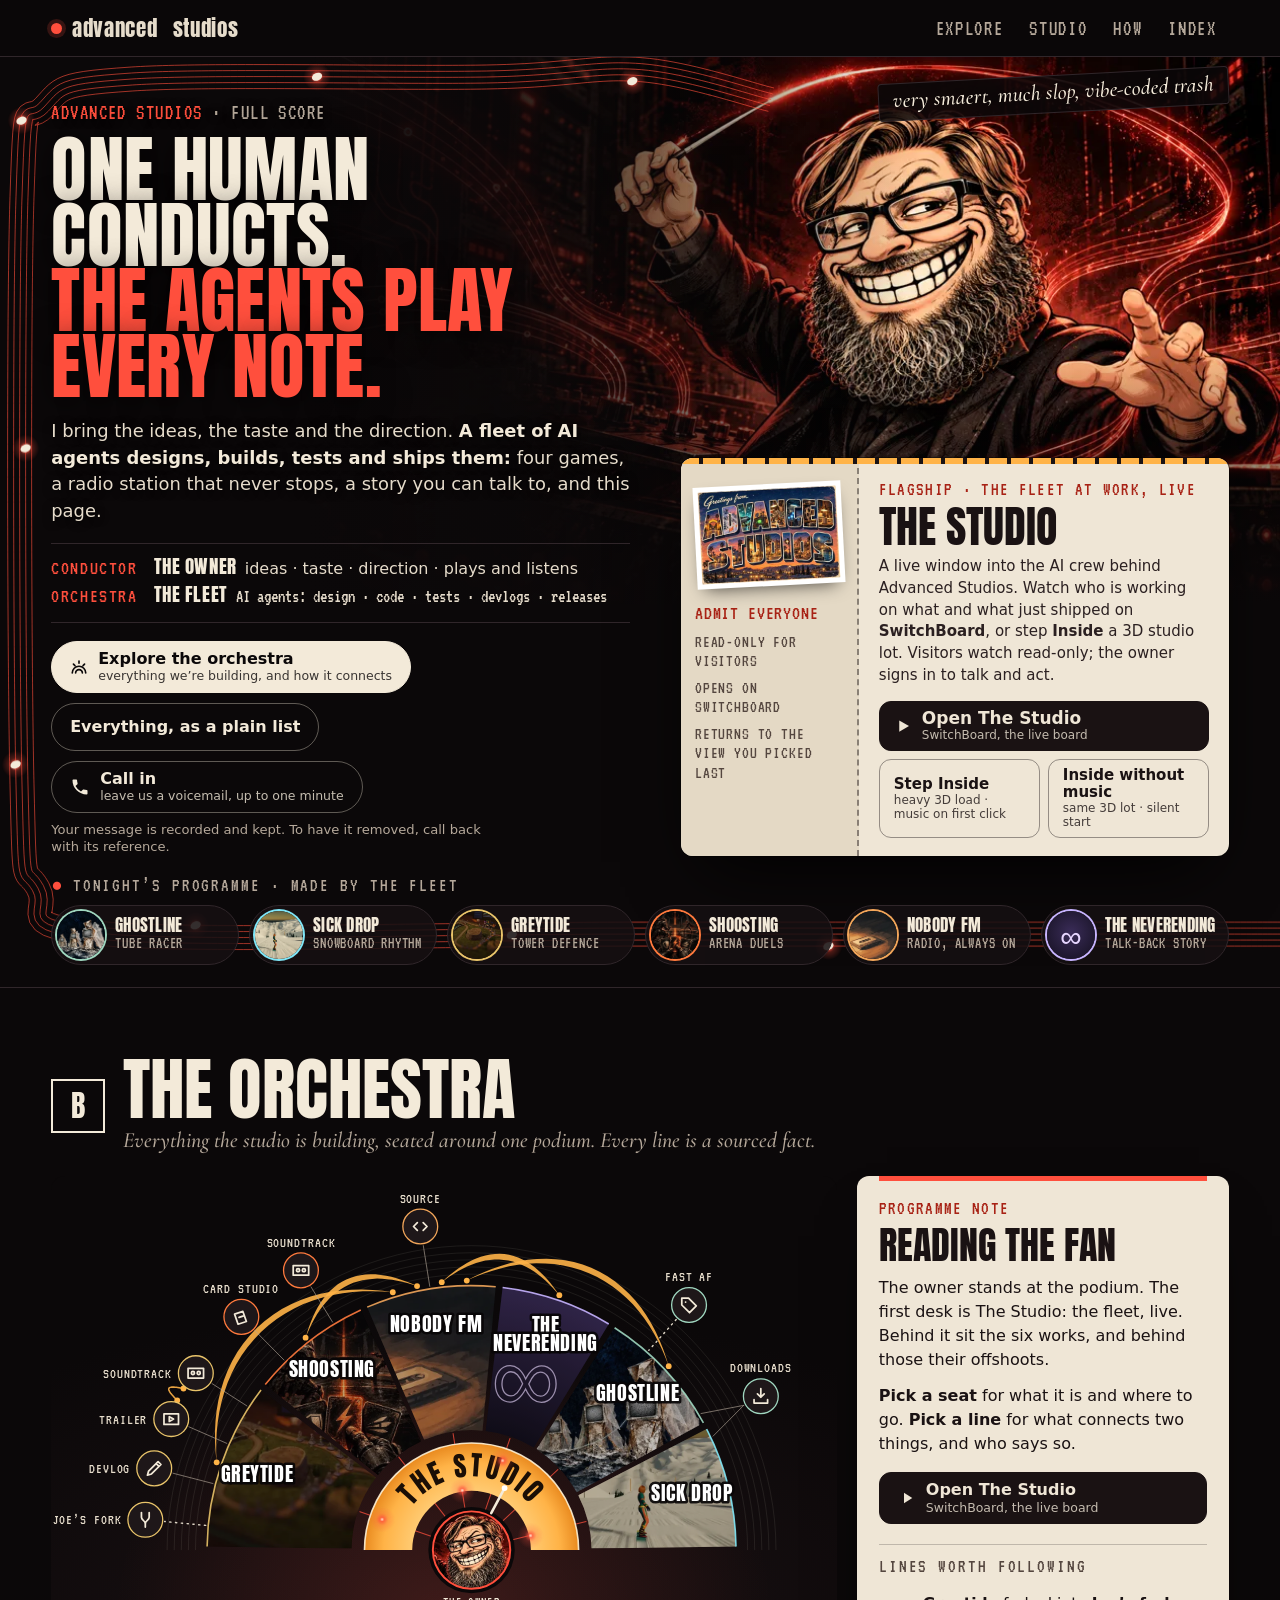
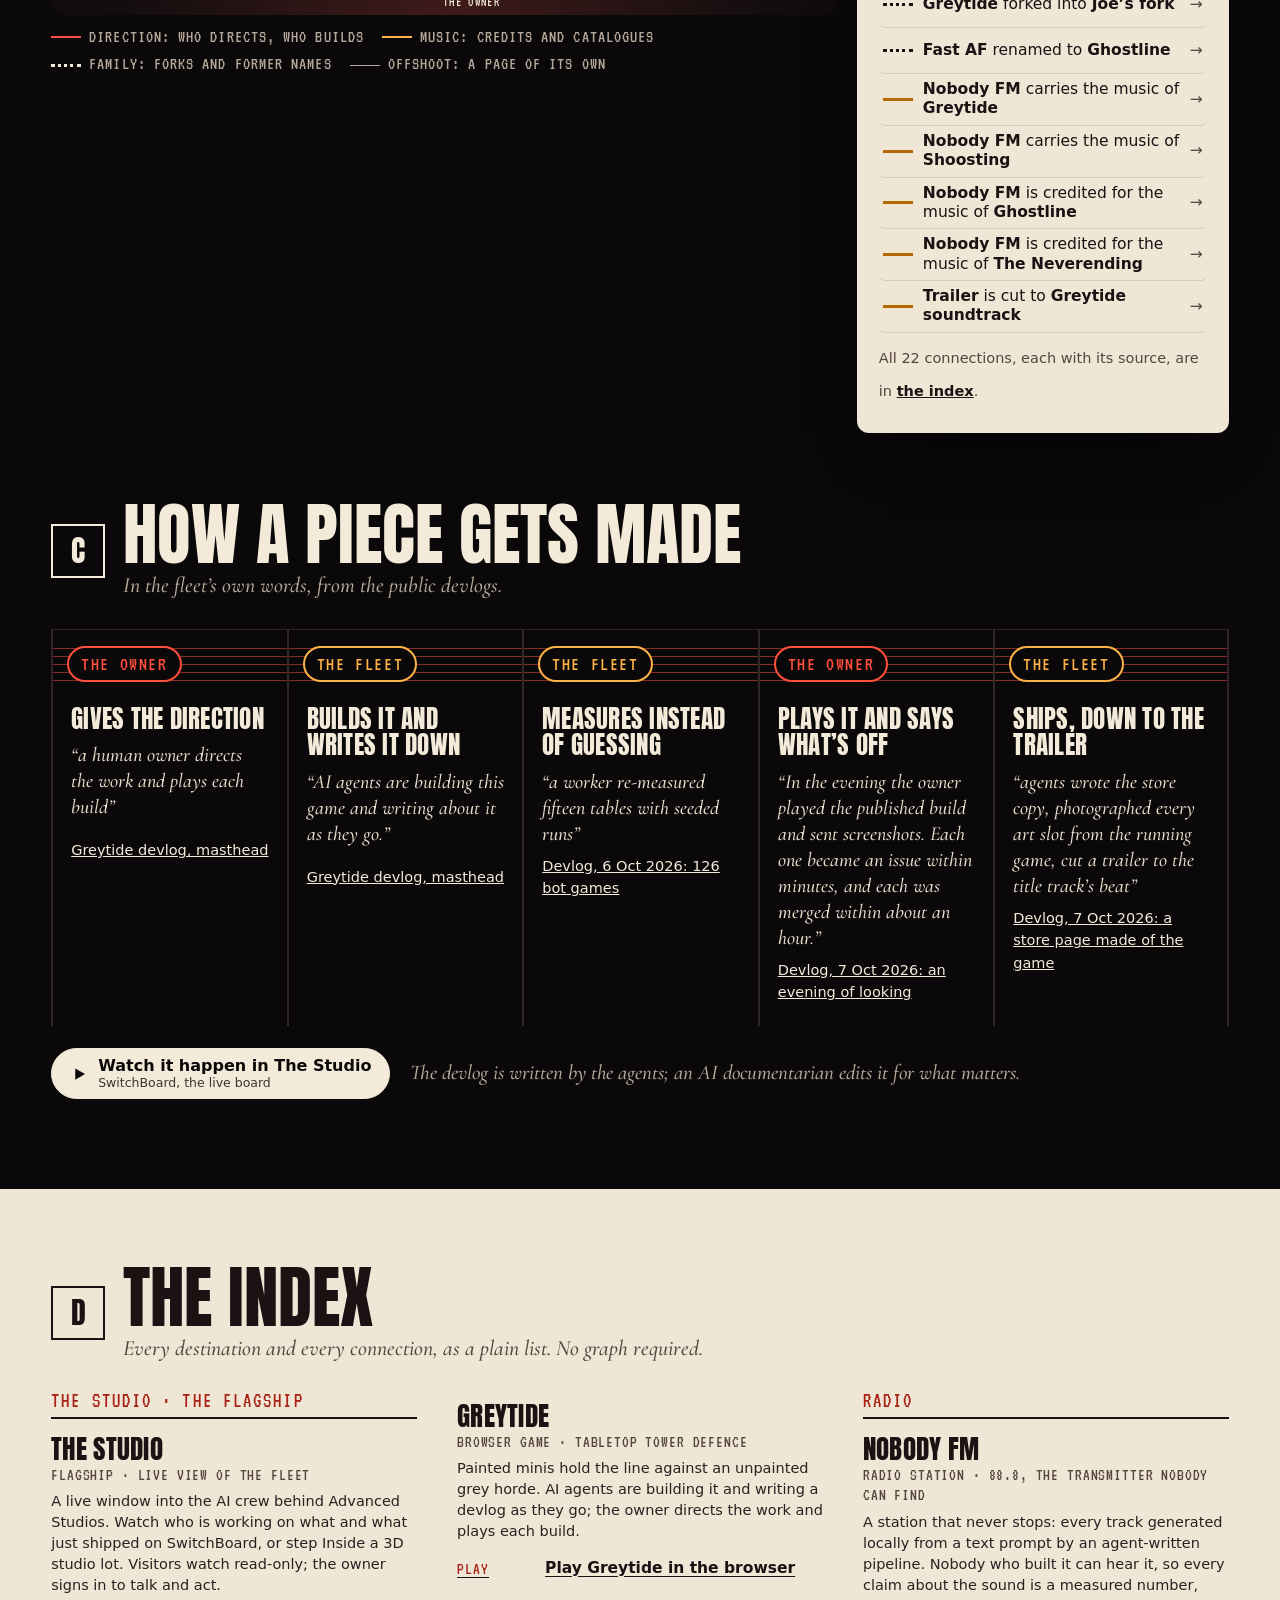
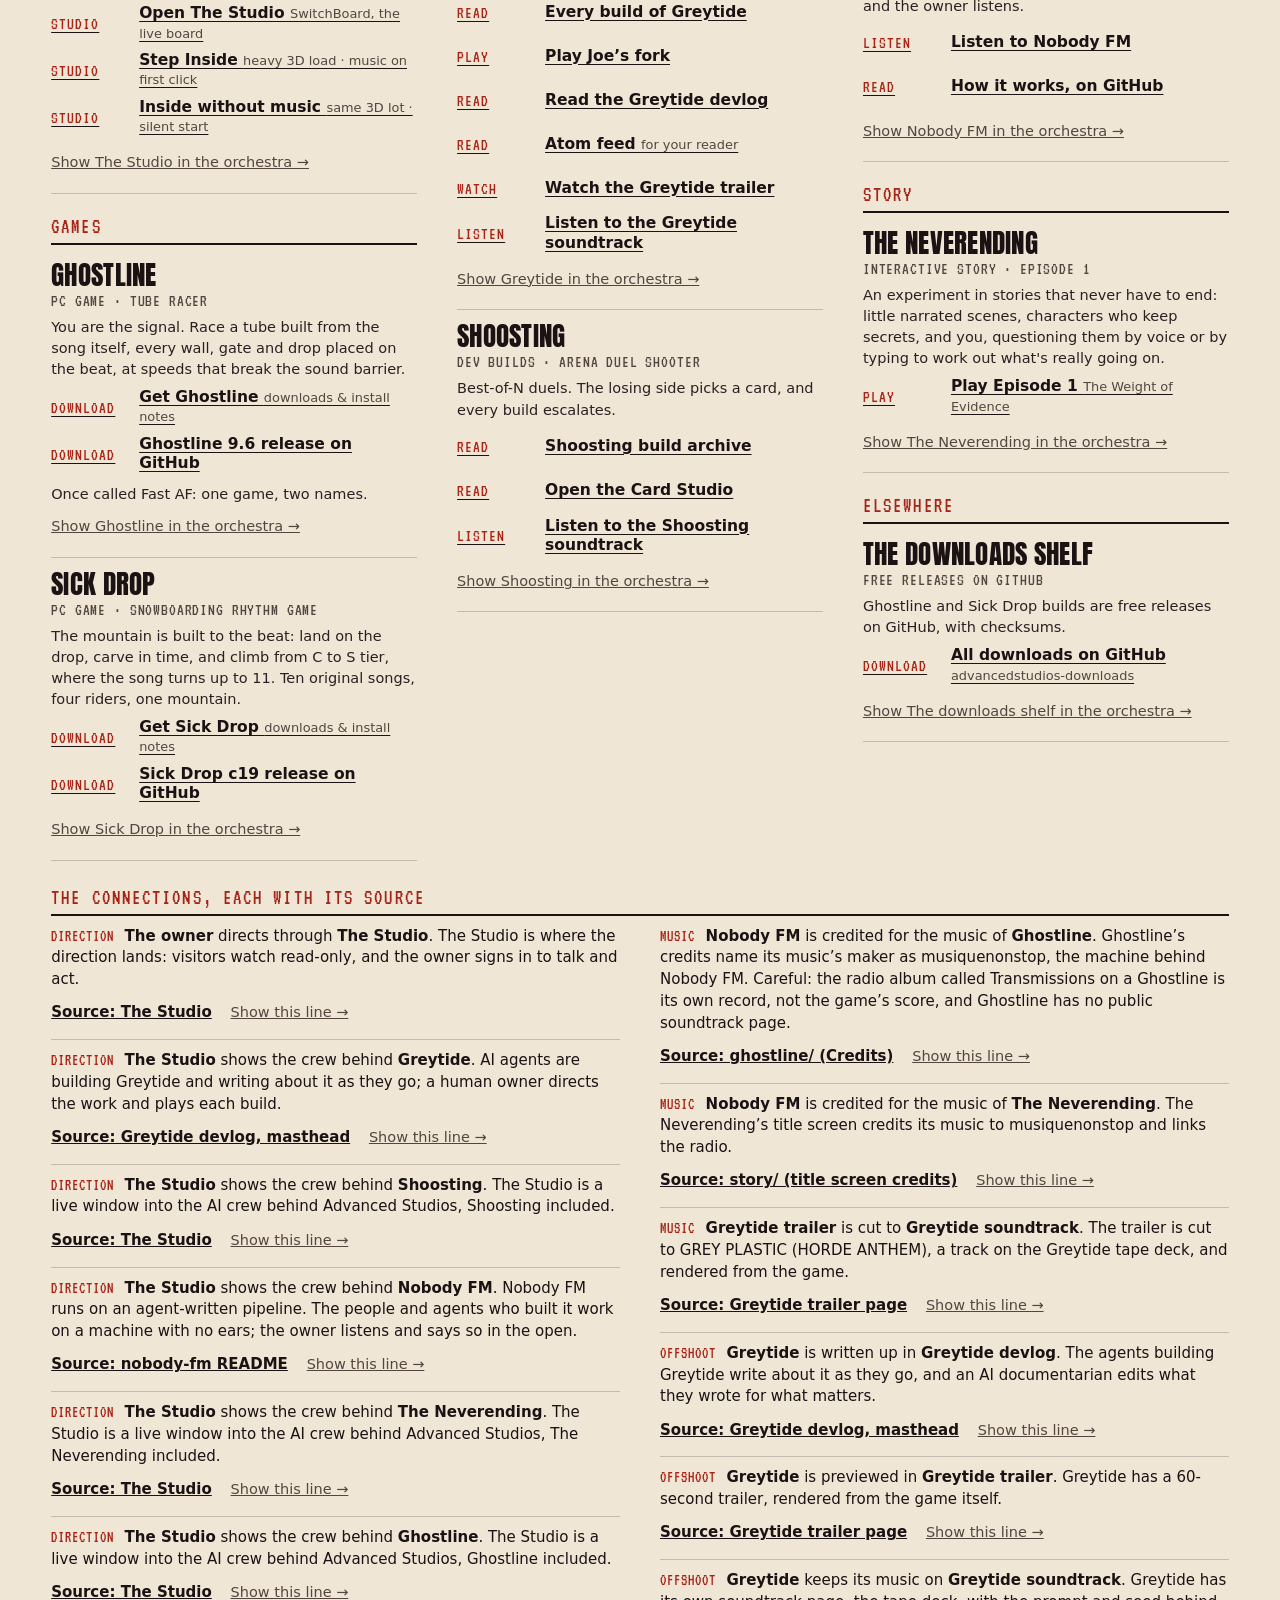
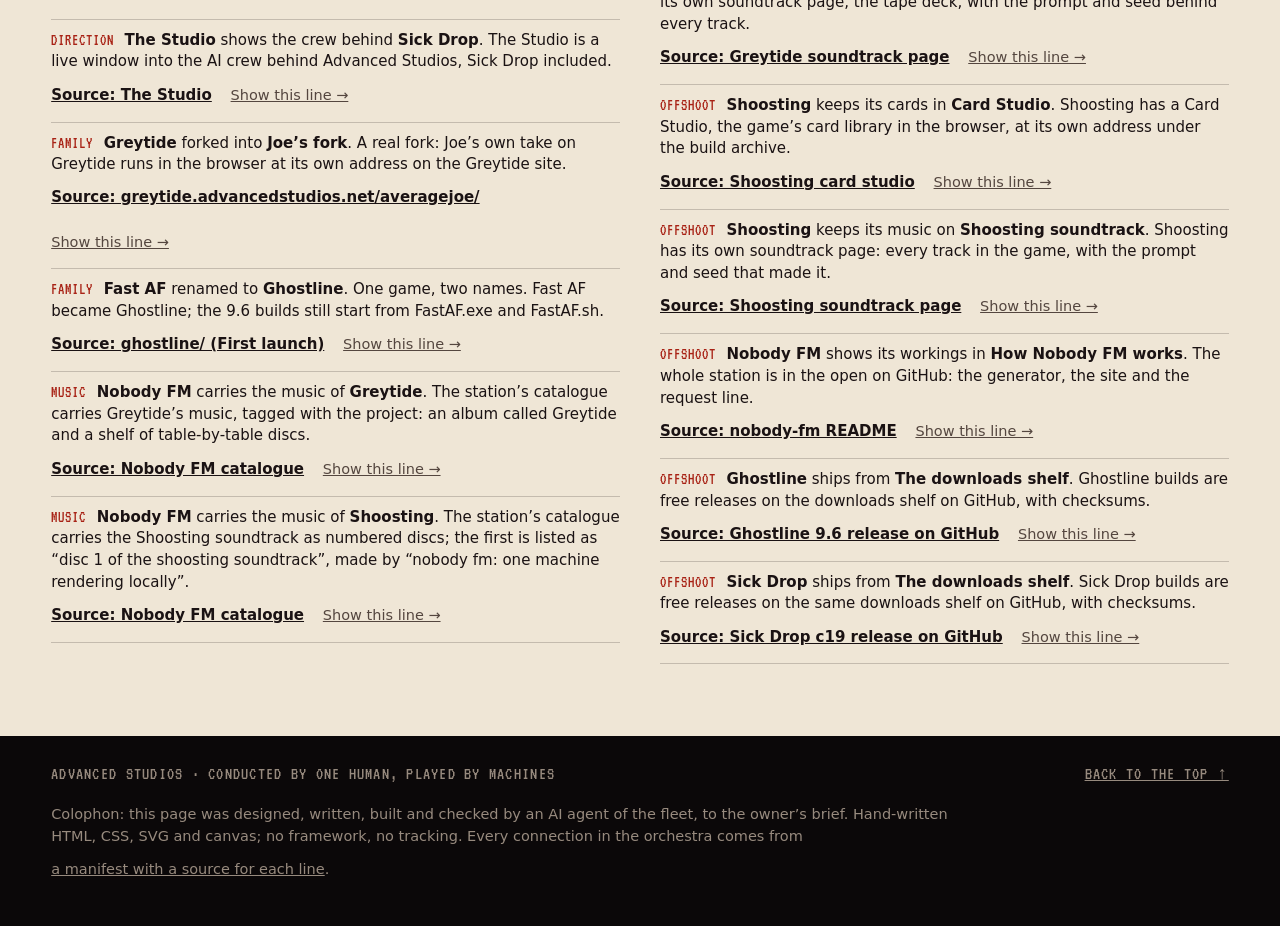
<file: index.html>
<!doctype html>
<html lang="en">
<head>
<meta charset="utf-8">
<meta name="viewport" content="width=device-width, initial-scale=1">
<title>advanced studios</title>
<meta name="description" content="advanced studios: one human conducts, a fleet of AI agents builds and ships. Games, a radio station that never stops, a story you can talk to, and a live window into the studio.">
<meta property="og:title" content="advanced studios">
<meta property="og:description" content="One human conducts. A fleet of AI agents builds and ships: games, a radio station that never stops, a story you can talk to.">
<meta property="og:image" content="https://advancedstudios.net/img/guide/og.jpg">
<meta name="theme-color" content="#0b0809">
<link rel="icon" href="data:,">
<link rel="stylesheet" href="/callin/callin.css?v=abc8b56019">
<link rel="preload" href="fonts/anton-latin-400-normal.woff2" as="font" type="font/woff2" crossorigin>
<link rel="preload" href="fonts/vt323-latin-400-normal.woff2" as="font" type="font/woff2" crossorigin>
<style>
  /* fonts: self-hosted, SIL OFL 1.1 (see fonts/LICENSE.txt) */
  @font-face { font-family: "Anton"; font-style: normal; font-weight: 400; font-display: swap; src: url("fonts/anton-latin-400-normal.woff2") format("woff2"); }
  @font-face { font-family: "VT323"; font-style: normal; font-weight: 400; font-display: swap; src: url("fonts/vt323-latin-400-normal.woff2") format("woff2"); }
  @font-face { font-family: "Cormorant"; font-style: italic; font-weight: 500; font-display: swap; src: url("fonts/cormorant-garamond-latin-500-italic.woff2") format("woff2"); }

  /* FULL SCORE. One human conducts; a fleet of agents plays every note.
     The conductor's baton lines leave the picture and become the page: the stave the works sit on,
     the rays of the orchestra fan, the slurs between related things.
     Three voices in type: Anton is the poster, Cormorant italic is the conductor's marking on the score,
     VT323 is the machines. Ink stage, bone paper for anything you are meant to read at length. */
  :root {
    color-scheme: dark;
    --ink: #0b0809;
    --ink2: #151012;
    --ink3: #1e1719;
    --bone: #f3ead9;
    --text: #e6dccb;
    --dim: #b5a89a;
    --faint: #978a7e;
    --rule: #30262a;
    --red: #ff4f3d;
    --amber: #ffb347;
    --paper: #efe6d6;
    --paper2: #e4d9c5;
    --pink: #1a1213;
    --pdim: #54463f;
    --pred: #a82215;
    --gut: clamp(16px, 4vw, 56px);
    --max: 1328px;
    --bar: 56px;
  }
  * { box-sizing: border-box; }
  html { scroll-behavior: smooth; scroll-padding-top: calc(var(--bar) + 16px); }
  body { margin: 0; background: var(--ink); color: var(--text); font: 17px/1.55 system-ui, -apple-system, "Segoe UI", Roboto, sans-serif; -webkit-font-smoothing: antialiased; overflow-x: hidden; }
  a { color: inherit; }
  img { display: block; max-width: 100%; }
  h1, h2, h3, h4, p, ul, ol, dl, dd { margin: 0; padding: 0; }
  ul, ol { list-style: none; }
  :focus-visible { outline: 3px solid var(--bone); outline-offset: 3px; border-radius: 6px; }
  .paper :focus-visible { outline-color: var(--pink); }
  .sr { position: absolute; width: 1px; height: 1px; overflow: hidden; clip: rect(0 0 0 0); clip-path: inset(50%); white-space: nowrap; }
  .wrap { max-width: var(--max); margin: 0 auto; padding: 0 var(--gut); }
  .vt { font-family: VT323, ui-monospace, monospace; letter-spacing: .07em; text-transform: uppercase; }
  .it { font-family: Cormorant, Georgia, "Times New Roman", serif; font-style: italic; font-weight: 500; }
  .skip { position: absolute; left: 8px; top: -70px; z-index: 60; background: var(--bone); color: var(--ink); padding: 12px 16px; border-radius: 6px; font-weight: 650; }
  .skip:focus { top: 8px; }

  /* ---- bar ---- */
  .bar { position: sticky; top: 0; z-index: 30; background: rgba(11,8,9,.95); backdrop-filter: blur(10px); -webkit-backdrop-filter: blur(10px); border-bottom: 1px solid var(--rule); }
  .bar .wrap { display: flex; align-items: center; justify-content: space-between; gap: 8px; min-height: var(--bar); }
  .mark { display: inline-flex; align-items: center; gap: 10px; text-decoration: none; font: 400 21px/1 Anton, Impact, sans-serif; letter-spacing: .03em; min-height: 44px; white-space: nowrap; text-transform: lowercase; }
  .mark i { width: 11px; height: 11px; border-radius: 50%; background: var(--red); box-shadow: 0 0 0 4px rgba(255,79,61,.18); }
  .bar nav { display: flex; gap: 2px; }
  .bar nav a { display: inline-flex; align-items: center; justify-content: center; min-height: 44px; min-width: 44px; padding: 0 12px; text-decoration: none; color: var(--dim); font: 400 21px/1 VT323, monospace; letter-spacing: .08em; text-transform: uppercase; border-radius: 6px; }
  .bar nav a:hover { color: var(--bone); background: rgba(243,234,217,.07); }

  /* ---- buttons ---- */
  .btn { display: inline-flex; align-items: center; gap: 10px; min-height: 48px; padding: 8px 18px; border-radius: 999px; text-decoration: none; font-weight: 650; font-size: 16px; line-height: 1.15; border: 1.5px solid rgba(243,234,217,.36); color: var(--bone); transition: background .15s, border-color .15s, transform .15s; text-align: left; }
  .btn:hover { border-color: var(--bone); background: rgba(243,234,217,.08); }
  .btn.p { background: var(--bone); color: var(--ink); border-color: var(--bone); }
  .btn.p:hover { background: #fff; transform: translateY(-1px); }
  .btn small { display: block; font-weight: 500; font-size: 12.5px; opacity: .8; margin-top: 1px; }
  .btn svg { width: 18px; height: 18px; flex: none; }
  .paper .btn { border-color: rgba(26,18,19,.42); color: var(--pink); }
  .paper .btn:hover { border-color: var(--pink); background: rgba(26,18,19,.06); }
  .paper .btn.p { background: var(--pink); color: var(--paper); border-color: var(--pink); }
  .paper .btn.p:hover { background: #000; }

  /* ---- A. the front door ---- */
  .hero { position: relative; isolation: isolate; overflow: hidden; border-bottom: 1px solid var(--rule); }
  .hero-art { position: absolute; z-index: -3; right: 0; top: 0; width: min(76vw, 1180px); aspect-ratio: 16 / 9; }
  .hero-art picture, .hero-art img { position: absolute; inset: 0; width: 100%; height: 100%; }
  .hero-art img { object-fit: cover; object-position: 70% 22%; }
  .hero-art::after { content: ""; position: absolute; inset: 0; background:
      linear-gradient(90deg, var(--ink) 0%, rgba(11,8,9,.86) 22%, rgba(11,8,9,.3) 46%, transparent 62%),
      linear-gradient(0deg, var(--ink) 0%, rgba(11,8,9,.5) 22%, transparent 46%); }
  .hero-lines { position: absolute; z-index: -1; inset: 0; width: 100%; height: 100%; pointer-events: none; }
  .hero-grid { display: grid; grid-template-columns: minmax(0, 1fr) minmax(0, 548px); grid-template-rows: auto 1fr; gap: 0 clamp(24px, 4vw, 64px); align-items: start; padding-top: clamp(34px, 5vh, 52px); min-height: calc(min(100vh, 940px) - var(--bar) - 138px); }
  .hero-copy { max-width: 640px; grid-column: 1; }
  .hero-grid > .ticket { grid-column: 2; grid-row: 1 / span 2; align-self: end; }
  .eyebrow { color: var(--red); font-size: 21px; line-height: 1; margin-bottom: 14px; text-shadow: 0 1px 8px #000; }
  .eyebrow span { color: var(--dim); }
  .hero h1 { font: 400 clamp(46px, 5.7vw, 84px)/.9 Anton, Impact, sans-serif; text-transform: uppercase; color: var(--bone); letter-spacing: .005em; text-shadow: 0 4px 30px rgba(0,0,0,.7); }
  .hero h1 span { display: block; white-space: nowrap; }
  .hero h1 .r { color: var(--red); }
  .lede { margin-top: 18px; font-size: clamp(17px, 1.4vw, 19.5px); line-height: 1.5; max-width: 33em; text-shadow: 0 1px 10px #000; }
  .lede b { color: var(--bone); }
  /* the playbill credits: who conducts, who plays */
  .bill { margin-top: 18px; display: grid; grid-template-columns: auto minmax(0, 1fr); gap: 4px 16px; align-items: baseline; max-width: 640px; border-top: 1px solid var(--rule); border-bottom: 1px solid var(--rule); padding: 12px 0; }
  .bill dt { font: 400 20px/1.2 VT323, monospace; letter-spacing: .08em; text-transform: uppercase; color: var(--red); }
  .bill dd { font-size: 16px; line-height: 1.35; color: var(--text); }
  .bill dd b { font: 400 19px/1 Anton, Impact, sans-serif; letter-spacing: .03em; text-transform: uppercase; color: var(--bone); margin-right: 8px; }
  .bill .fleet { font-family: VT323, monospace; font-size: 18.5px; letter-spacing: 0; }
  .cta { display: flex; flex-wrap: wrap; gap: 10px; margin-top: 18px; }
  .marking { position: absolute; z-index: -1; right: clamp(16px, 4vw, 64px); top: 18px; font-size: clamp(18px, 1.7vw, 25px); line-height: 1.1; color: var(--bone); transform: rotate(-3deg); white-space: nowrap; background: rgba(11,8,9,.86); padding: 5px 14px 7px; border-radius: 4px; border: 1px solid var(--rule); }

  /* the Studio, as a ticket: the flagship, docked on the first screen */
  .ticket { position: relative; display: grid; grid-template-columns: 178px minmax(0, 1fr); border-radius: 12px; box-shadow: 0 30px 70px -24px #000, 0 0 0 1px rgba(0,0,0,.4); overflow: hidden; }
  .ticket::before { content: ""; position: absolute; left: 0; right: 0; top: 0; height: 6px; background: repeating-linear-gradient(90deg, var(--amber) 0 18px, var(--pink) 18px 22px); }
  .tk-stub { padding: 26px 14px 14px; border-right: 2px dashed rgba(26,18,19,.45); background: var(--paper2); display: flex; flex-direction: column; gap: 16px; }
  .tk-pic { display: block; padding: 5px; background: #fff; box-shadow: 0 8px 18px -8px rgba(0,0,0,.7); transform: rotate(-3deg); }
  .tk-pic img { width: 100%; height: auto; }
  .tk-stub ul { font: 400 17px/1.15 VT323, monospace; letter-spacing: .05em; text-transform: uppercase; color: var(--pdim); display: grid; gap: 7px; }
  .tk-stub li:first-child { color: var(--pred); font-size: 20px; }
  .tk-body { padding: 22px 20px 18px; min-width: 0; }
  .tk-kick { color: var(--pred); font-size: 19px; line-height: 1; }
  .ticket h2 { font: 400 clamp(36px, 3.4vw, 46px)/1 Anton, Impact, sans-serif; text-transform: uppercase; margin-top: 6px; }
  .ticket p.tk-copy { margin-top: 8px; font-size: 15px; line-height: 1.45; color: #2b2021; }
  .tk-acts { display: grid; grid-template-columns: 1fr 1fr; gap: 8px; margin-top: 14px; }
  .tk-acts .btn { padding: 7px 14px; font-size: 15px; border-radius: 12px; }
  .tk-acts .btn.p { grid-column: 1 / -1; font-size: 17px; }
  .tk-acts .btn small { font-size: 12px; }

  /* tonight's programme: the six works, sitting on the stave the baton draws */
  .programme { position: relative; margin-top: 20px; padding-bottom: 22px; }
  .programme h2 { font: 400 19px/1 VT323, monospace; letter-spacing: .1em; text-transform: uppercase; color: var(--dim); margin-bottom: 10px; }
  .programme h2 b { display: inline; color: var(--red); font: inherit; }
  .programme ul { display: grid; grid-template-columns: repeat(6, minmax(0, 1fr)); gap: 10px; }
  .programme a { display: flex; align-items: center; gap: 10px; min-height: 60px; padding: 5px 10px 5px 5px; border-radius: 999px; text-decoration: none; background: rgba(21,16,18,.86); border: 1px solid var(--rule); transition: border-color .15s, transform .15s, background .15s; }
  .programme a:hover { border-color: var(--acc, var(--bone)); background: var(--ink3); transform: translateY(-2px); }
  .programme .th { flex: none; width: 48px; height: 48px; border-radius: 50%; overflow: hidden; background: #000; box-shadow: 0 0 0 2px var(--acc, var(--rule)); display: grid; place-items: center; }
  .programme .th img { width: 100%; height: 100%; object-fit: cover; }
  .programme .th.inf { background: radial-gradient(circle at 50% 45%, #3a2c58, #130f1e); color: #e7d6ff; font: 400 30px/1 Anton, Impact, sans-serif; }
  .programme b { display: block; font: 400 17px/1.05 Anton, Impact, sans-serif; letter-spacing: .015em; text-transform: uppercase; color: var(--bone); white-space: nowrap; overflow: hidden; text-overflow: ellipsis; }
  .programme small { display: block; font: 400 16px/1.1 VT323, monospace; letter-spacing: .05em; text-transform: uppercase; color: var(--dim); white-space: nowrap; overflow: hidden; text-overflow: ellipsis; }
  .programme span { min-width: 0; }

  /* ---- section heads, with rehearsal marks ---- */
  .sect { padding: clamp(40px, 5.4vw, 72px) 0 0; }
  .head { display: grid; grid-template-columns: auto minmax(0, 1fr); gap: 4px 18px; align-items: center; }
  .reh { grid-row: 1 / span 2; width: 54px; height: 54px; display: grid; place-items: center; border: 2px solid var(--bone); color: var(--bone); font: 400 30px/1 Anton, Impact, sans-serif; }
  .head h2 { font: 400 clamp(40px, 5.4vw, 72px)/.95 Anton, Impact, sans-serif; text-transform: uppercase; color: var(--bone); }
  .head p { color: var(--dim); font-size: clamp(18px, 1.7vw, 23px); line-height: 1.25; }
  .paper .reh { border-color: var(--pink); color: var(--pink); }
  .paper .head h2 { color: var(--pink); }
  .paper .head p { color: var(--pdim); }

  /* ---- B. the orchestra (Explore) ---- */
  .explore > .wrap { max-width: 1480px; }
  .atlas { display: none; margin-top: 22px; grid-template-columns: minmax(0, 1fr) 372px; gap: 20px; align-items: start; }
  .atlas > div { position: sticky; top: calc(var(--bar) + 10px); }
  html.js .atlas { display: grid; }
  html.js.atlas-failed .atlas { display: none; }
  .nojs { margin-top: 22px; padding: 16px 18px; border: 1px dashed var(--rule); border-radius: 10px; color: var(--dim); }
  html.js .nojs { display: none; }
  html.js.atlas-failed .nojs { display: block; }
  .nojs a { color: var(--bone); display: inline-block; padding: 12px 0; margin: -12px 0; }
  .stage { position: relative; aspect-ratio: 1218 / 680; background:
      radial-gradient(60% 90% at 50% 100%, rgba(255,79,61,.16), transparent 70%),
      radial-gradient(120% 100% at 50% 100%, #1a1113 0%, var(--ink) 70%); border-radius: 14px; }
  .stage svg, .stage canvas { position: absolute; inset: 0; width: 100%; height: 100%; display: block; }
  .stage canvas { pointer-events: none; }
  .stage svg { overflow: visible; -webkit-tap-highlight-color: transparent; }
  .stage svg a { cursor: pointer; outline-offset: 2px; }
  .stage svg text { user-select: none; -webkit-user-select: none; pointer-events: none; }
  .fan .lbl { font: 400 31px/1 Anton, Impact, sans-serif; letter-spacing: .03em; text-transform: uppercase; fill: #fff; paint-order: stroke; stroke: rgba(8,5,6,.92); stroke-width: 8px; stroke-linejoin: round; }
  .fan .slbl { font: 400 23px/1 VT323, monospace; letter-spacing: .06em; text-transform: uppercase; fill: var(--text); }
  .fan .desk-t { font: 400 42px/1 Anton, Impact, sans-serif; letter-spacing: .1em; text-transform: uppercase; fill: #1b0f06; }
  .fan .desk-s { font: 400 19px/1 VT323, monospace; letter-spacing: .1em; text-transform: uppercase; fill: #3a2208; }
  .fan .pod-t { font: 400 21px/1 VT323, monospace; letter-spacing: .1em; text-transform: uppercase; fill: var(--bone); }
  .fan .node { transition: opacity .35s ease, transform .5s cubic-bezier(.2,.8,.2,1); }
  .fan .rim { fill: none; stroke: var(--acc, var(--bone)); stroke-width: 2.5; opacity: .9; }
  .fan .row { fill: none; stroke: var(--bone); stroke-width: 1; opacity: .13; }
  .fan .slur { fill: var(--amber); opacity: .9; transition: opacity .35s ease; }
  .fan a.line:hover .slur, .fan a.line.on .slur { opacity: 1; fill: #ffd28a; }
  .fan.has-sel .line.off .slur { opacity: .1; }
  .fan .scrim { opacity: .24; transition: opacity .3s; }
  .fan .hit { fill: transparent; stroke: transparent; }
  .fan a.node:hover .scrim, .fan a.node:focus-visible .scrim, .fan a.node.on .scrim { opacity: 0; }
  .fan a.node:hover .rim, .fan a.node:focus-visible .rim, .fan a.node.on .rim { stroke-width: 6; opacity: 1; }
  .fan a.node:focus-visible .rim, .fan a.node:focus-visible .seat-c { stroke: #fff; }
  .fan .seat-c { fill: var(--ink3); stroke: var(--acc, var(--dim)); stroke-width: 2; transition: fill .2s, stroke-width .2s; }
  .fan .seat-i { fill: none; stroke: var(--bone); stroke-width: 1.8; stroke-linecap: round; stroke-linejoin: round; }
  .fan a.node:hover .seat-c, .fan a.node.on .seat-c { fill: #3a2a2d; stroke-width: 4; }
  .fan a.node:hover .slbl, .fan a.node.on .slbl { fill: var(--bone); }
  .fan .edge { fill: none; stroke-linecap: round; transition: opacity .35s ease, stroke-width .2s; }
  .fan .edge.direction { stroke: var(--red); stroke-width: 1.6; opacity: .75; }
  .fan .edge.music { stroke: var(--amber); stroke-width: 2.4; opacity: .9; }
  .fan .edge.family { stroke: var(--bone); stroke-width: 2.2; stroke-dasharray: 2 7; opacity: .9; }
  .fan .edge.page { stroke: var(--dim); stroke-width: 1.4; opacity: .7; }
  .fan .ehit { fill: none; stroke: transparent; stroke-width: 26; stroke-linecap: round; pointer-events: stroke; }
  .fan a.line:hover .edge, .fan a.line.on .edge, .fan a.line:focus-visible .edge { stroke-width: 4.5; opacity: 1; }
  .fan .dot { fill: var(--amber); }
  .fan.has-sel .node.off .scrim { opacity: .74; }
  .fan.has-sel .node.off .rim, .fan.has-sel .node.off .seat-c, .fan.has-sel .node.off .seat-i, .fan.has-sel .node.off .inf { opacity: .3; }
  .fan.has-sel .node.off .slbl { fill: var(--dim); }
  .fan.has-sel .node.off .desk-fill { opacity: .5; }
  .fan.has-sel .node.off .pod-img { opacity: .5; }
  .fan.has-sel .line.off .edge { opacity: .12; }
  .fan.has-sel .line.off .dot { opacity: .2; }
  .fan .baton { stroke: var(--bone); stroke-width: 4; stroke-linecap: round; }
  .fan .baton-tip { fill: #fff; }
  .fan .pod-ring { fill: none; stroke: var(--red); stroke-width: 3; }
  .fan a.node.on .pod-ring, .fan a.node:hover .pod-ring { stroke: #fff; stroke-width: 5; }
  .fan .inf { font: 400 150px/1 Anton, Impact, sans-serif; fill: none; stroke: rgba(231,214,255,.85); stroke-width: 2; }
  .legend { display: flex; flex-wrap: wrap; gap: 6px 18px; margin-top: 12px; color: var(--dim); font: 400 18px/1.2 VT323, monospace; letter-spacing: .06em; text-transform: uppercase; }
  .legend li { display: inline-flex; align-items: center; gap: 8px; }
  .legend em { font-style: normal; }
  .legend i { display: inline-block; width: 30px; height: 0; border-top: 2.5px solid var(--red); }
  .legend .k-music i { border-color: var(--amber); }
  .legend .k-family i { border-top: 3px dotted var(--bone); }
  .legend .k-page i { border-color: var(--dim); border-top-width: 1.5px; }

  /* the programme note: paper, because it is for reading */
  .note { background: var(--paper); color: var(--pink); border-radius: 12px; padding: 22px 22px 20px; min-height: 420px; box-shadow: 0 30px 60px -30px #000; position: relative; }
  .note::before { content: ""; position: absolute; left: 22px; right: 22px; top: 0; height: 5px; background: var(--acc, var(--red)); }
  .note .kick { font: 400 19px/1.15 VT323, monospace; letter-spacing: .07em; text-transform: uppercase; color: var(--pred); }
  .note h3 { font: 400 clamp(34px, 3vw, 44px)/1 Anton, Impact, sans-serif; text-transform: uppercase; margin-top: 6px; outline: none; overflow-wrap: anywhere; }
  .note h3 em { display: block; font: italic 500 25px/1.15 Cormorant, Georgia, serif; text-transform: none; color: var(--pred); margin: 3px 0; }
  .note .art { margin: 14px -22px 0; aspect-ratio: 16 / 7; background: #1a1213; overflow: hidden; }
  .note .art img { width: 100%; height: 100%; object-fit: cover; }
  .note .blurb { margin-top: 14px; font-size: 16.5px; line-height: 1.5; }
  .note .facts { margin-top: 10px; display: flex; flex-wrap: wrap; gap: 2px 14px; font: 400 18px/1.25 VT323, monospace; letter-spacing: .05em; text-transform: uppercase; color: var(--pdim); }
  .note .facts li::before { content: "\25B8\00A0"; }
  .note .aside { margin-top: 10px; font-size: 14.5px; line-height: 1.45; color: var(--pdim); }
  .note .acts { display: grid; gap: 8px; margin-top: 16px; }
  .note .acts .btn { border-radius: 12px; }
  .note h4 { margin-top: 20px; padding-top: 12px; border-top: 1px solid rgba(26,18,19,.22); font: 400 19px/1 VT323, monospace; letter-spacing: .1em; text-transform: uppercase; color: var(--pdim); }
  .note .offs { margin-top: 4px; }
  .note .offs li { display: flex; align-items: center; gap: 8px; border-bottom: 1px solid rgba(26,18,19,.12); padding: 4px 0; }
  .note .off-a { flex: 1 1 auto; min-width: 0; min-height: 46px; display: flex; flex-direction: column; justify-content: center; text-decoration: none; padding: 2px 4px; border-radius: 6px; }
  .note .off-a:hover { background: rgba(26,18,19,.07); }
  .note .off-a b { font-size: 15.5px; font-weight: 650; text-decoration: underline; text-underline-offset: 3px; text-decoration-color: rgba(26,18,19,.35); }
  .note .off-a small { font: 400 16px/1.15 VT323, monospace; letter-spacing: .04em; text-transform: uppercase; color: var(--pdim); }
  .note .btn.mini { flex: none; min-height: 44px; min-width: 64px; justify-content: center; padding: 4px 14px; font-size: 14.5px; border-radius: 10px; }
  .note .lines { margin-top: 6px; }
  .note .lines a { display: grid; grid-template-columns: 30px minmax(0, 1fr) auto; gap: 10px; align-items: center; min-height: 46px; padding: 6px 4px; text-decoration: none; border-bottom: 1px solid rgba(26,18,19,.12); font-size: 15.5px; line-height: 1.25; border-radius: 6px; }
  .note .lines a:hover { background: rgba(26,18,19,.07); }
  .note .lines i { display: block; width: 30px; height: 0; border-top: 3px solid var(--pred); }
  .note .lines .k-music i { border-color: #b36a00; }
  .note .lines .k-family i { border-top: 3px dotted var(--pink); }
  .note .lines .k-page i { border-color: var(--pdim); border-top-width: 1.5px; }
  .note .lines b { font-weight: 650; }
  .note .lines span.go { color: var(--pdim); }
  .note .quote { margin-top: 10px; padding-left: 14px; border-left: 3px solid var(--pred); }
  .note .quote q { font: italic 500 20px/1.25 Cormorant, Georgia, serif; quotes: "\201C" "\201D"; }
  .note .src { margin-top: 14px; font-size: 14.5px; color: var(--pdim); }
  .note .src a, .note .quote a, .note .back { display: inline-flex; align-items: center; min-height: 44px; min-width: 44px; color: var(--pink); font-weight: 600; max-width: 100%; overflow-wrap: anywhere; }
  .note .statement { margin-top: 14px; font: italic 500 23px/1.3 Cormorant, Georgia, serif; }
  .note .ends { display: grid; gap: 10px; margin-top: 16px; }
  .note .end { border: 1px solid rgba(26,18,19,.25); border-radius: 12px; padding: 12px; }
  .note .end b { display: block; font: 400 22px/1 Anton, Impact, sans-serif; text-transform: uppercase; letter-spacing: .02em; }
  .note .end > small { display: block; font: 400 17px/1.2 VT323, monospace; letter-spacing: .05em; text-transform: uppercase; color: var(--pdim); margin-top: 3px; }
  .note .end .acts { margin-top: 10px; }
  .note .back { margin-top: 12px; text-decoration: none; gap: 8px; }
  .note .back:hover { text-decoration: underline; }
  .note .how { margin-top: 12px; font-size: 16px; line-height: 1.5; }

  /* ---- C. how a piece gets made ---- */
  .steps { margin-top: 30px; display: grid; grid-template-columns: repeat(5, minmax(0, 1fr)); border-top: 1px solid var(--rule); counter-reset: bar; position: relative; }
  .steps::before { content: ""; position: absolute; left: 0; right: 0; top: 18px; height: 33px; background: repeating-linear-gradient(0deg, rgba(255,79,61,.5) 0 1px, transparent 1px 8px); pointer-events: none; }
  .steps li { position: relative; padding: 76px 18px 22px 18px; border-left: 2px solid var(--rule); counter-increment: bar; }
  .steps li:last-child { border-right: 2px solid var(--rule); }
  .steps .who { position: absolute; left: 14px; top: 16px; display: inline-flex; align-items: center; height: 36px; padding: 0 12px; border-radius: 999px; font: 400 20px/1 VT323, monospace; letter-spacing: .08em; text-transform: uppercase; background: var(--ink); border: 2px solid var(--red); color: var(--red); }
  .steps .who.fleet { border-color: var(--amber); color: var(--amber); }
  .steps .who.you { border-color: var(--bone); color: var(--bone); }
  .steps h3 { font: 400 25px/1.05 Anton, Impact, sans-serif; text-transform: uppercase; color: var(--bone); letter-spacing: .01em; }
  .steps q { display: block; margin-top: 10px; font: italic 500 20px/1.3 Cormorant, Georgia, serif; color: var(--text); quotes: "\201C" "\201D"; }
  .steps .by { margin-top: 8px; font-size: 14.5px; color: var(--dim); }
  .steps .by a { display: inline-flex; align-items: center; min-height: 44px; min-width: 44px; color: var(--bone); }
  .watch { margin-top: 22px; display: flex; flex-wrap: wrap; align-items: center; gap: 12px 20px; color: var(--dim); }

  /* ---- D. the index: everything, plainly ---- */
  .paper { background: var(--paper); color: var(--pink); color-scheme: light; }
  .index { margin-top: clamp(48px, 7vw, 92px); padding: clamp(40px, 6vw, 76px) 0 clamp(40px, 6vw, 72px); }
  .idx { margin-top: 28px; columns: 3 320px; column-gap: 40px; }
  .idx section { padding: 0 0 22px; }
  .idx h3 { break-after: avoid; }
  .idx h3 { font: 400 21px/1 VT323, monospace; letter-spacing: .1em; text-transform: uppercase; color: var(--pred); border-bottom: 2px solid var(--pink); padding-bottom: 6px; margin-bottom: 4px; }
  .idx article { padding: 12px 0 8px; border-bottom: 1px solid rgba(26,18,19,.2); break-inside: avoid; }
  .idx h4 { font: 400 27px/1 Anton, Impact, sans-serif; text-transform: uppercase; letter-spacing: .01em; }
  .idx .tag { font: 400 17px/1.2 VT323, monospace; letter-spacing: .05em; text-transform: uppercase; color: var(--pdim); margin-top: 3px; }
  .idx .d { font-size: 14.5px; line-height: 1.45; color: #2b2021; margin-top: 6px; }
  .idx ul { margin-top: 4px; }
  .idx li a { display: flex; align-items: center; gap: 10px; min-height: 44px; padding: 4px 0; font-weight: 600; font-size: 15.5px; line-height: 1.25; text-underline-offset: 3px; }
  .idx li a .v { flex: none; min-width: 78px; font: 400 17px/1 VT323, monospace; letter-spacing: .06em; text-transform: uppercase; color: var(--pred); text-decoration: none; display: inline-block; }
  .idx li a small { font-weight: 400; color: var(--pdim); }
  .show { display: none; }
  html.js:not(.atlas-failed) .show { display: inline-flex; align-items: center; min-height: 44px; font-size: 14.5px; color: var(--pdim); font-weight: 500; }
  .rel { margin-top: 26px; }
  .rel h3 { font: 400 21px/1 VT323, monospace; letter-spacing: .1em; text-transform: uppercase; color: var(--pred); border-bottom: 2px solid var(--pink); padding-bottom: 6px; }
  .rel ul { columns: 2 420px; column-gap: 40px; }
  .rel li { break-inside: avoid; padding: 10px 0 4px; border-bottom: 1px solid rgba(26,18,19,.2); font-size: 15px; line-height: 1.45; }
  .rel li b { font-weight: 700; }
  .rel li a { display: inline-flex; align-items: center; min-height: 44px; min-width: 44px; font-weight: 600; margin-right: 14px; max-width: 100%; overflow-wrap: anywhere; }
  .rel li, .idx article, .note { overflow-wrap: break-word; }
  .rel .k { font: 400 16px/1 VT323, monospace; letter-spacing: .06em; text-transform: uppercase; color: var(--pred); margin-right: 6px; }

  footer .wrap { display: flex; justify-content: space-between; align-items: center; gap: 8px 24px; flex-wrap: wrap; padding-top: 16px; padding-bottom: 34px; color: var(--faint); font: 400 18px/1.4 VT323, monospace; letter-spacing: .07em; text-transform: uppercase; }
  footer a { display: inline-flex; align-items: center; min-height: 44px; }
  footer .colophon { flex-basis: 100%; font: 400 14.5px/1.5 system-ui, sans-serif; letter-spacing: 0; text-transform: none; color: var(--faint); max-width: 62em; }

  /* arrivals, only when motion is welcome */
  @media (prefers-reduced-motion: no-preference) {
    html.js .rv { opacity: 0; transform: translateY(14px); transition: opacity .7s ease, transform .7s cubic-bezier(.2,.7,.2,1); }
    html.js .rv.in { opacity: 1; transform: none; }
    .note.turn > * { animation: turn .32s cubic-bezier(.2,.7,.2,1) both; }
    @keyframes turn { from { opacity: 0; transform: translateY(8px); } }
    html.js .fan .node.seated { opacity: 0; }
    html.js .fan.in .node.seated { opacity: 1; transition-delay: calc(var(--i, 0) * 55ms); }
  }
  @media (prefers-reduced-motion: reduce) {
    html { scroll-behavior: auto; }
    *, *::before, *::after { transition: none !important; animation: none !important; }
  }

  /* ---- narrower ---- */
  @media (max-width: 1180px) {
    .programme ul { grid-template-columns: repeat(3, minmax(0, 1fr)); }
    .atlas { grid-template-columns: minmax(0, 1fr); }
    .atlas > div { position: static; }
    .steps { grid-template-columns: repeat(3, minmax(0, 1fr)); }
    .steps li:nth-child(n+4) { border-top: 1px solid var(--rule); }
  }
  @media (max-width: 980px) {
    .hero-grid { grid-template-columns: minmax(0, 1fr); grid-template-rows: none; min-height: 0; }
    .hero-copy { max-width: 640px; }
    .hero-grid > .ticket { grid-column: 1; grid-row: auto; max-width: 640px; margin-top: 22px; }
  }
  @media (max-width: 700px) {
    :root { --bar: 52px; }
    .bar { background: var(--ink); backdrop-filter: none; -webkit-backdrop-filter: none; }
    body { font-size: 16.5px; }
    .mark { font-size: 18px; gap: 8px; }
    .bar nav a { padding: 0 8px; font-size: 19px; }
    .bar nav .opt { display: none; }
    /* phones: the picture on top, the poster printed over its lower edge */
    .hero-art { position: relative; width: 100%; aspect-ratio: 3 / 2; }
    .hero-art::after { background: linear-gradient(0deg, var(--ink) 0%, rgba(11,8,9,.6) 24%, transparent 50%); }
    .marking { position: static; display: inline-block; transform: rotate(-2deg); transform-origin: left; margin-top: 14px; white-space: normal; background: none; border: 0; padding: 0; }
    .hero-grid { margin-top: -64px; padding-top: 0; }
    .hero h1 { font-size: clamp(40px, 12vw, 58px); }
    .lede { margin-top: 12px; font-size: 16.5px; line-height: 1.45; }
    .eyebrow { margin-bottom: 10px; }
    .bill { grid-template-columns: minmax(0, 1fr); gap: 0; }
    .bill dd { margin-bottom: 8px; }
    .cta .btn { flex: 1 1 100%; }
    /* the Studio rides directly under the lede on a phone, compact: title, one line, the three doors */
    .hero-grid > .ticket { grid-template-columns: minmax(0, 1fr); margin-top: 16px; }
    .tk-stub, .tk-more { display: none; }
    .tk-body { padding: 18px 14px 14px; }
    .tk-kick { font-size: 17px; }
    .ticket h2 { font-size: 34px; margin-top: 4px; }
    .ticket p.tk-copy { margin-top: 5px; font-size: 14.5px; line-height: 1.4; }
    .tk-acts { margin-top: 10px; }
    .tk-acts .btn { padding: 6px 12px; }
    .tk-acts .btn small { font-size: 11.5px; }
    .hc-b .bill { margin-top: 22px; }
    .programme ul { grid-template-columns: repeat(2, minmax(0, 1fr)); gap: 8px; }
    .programme a { padding-right: 8px; gap: 8px; }
    .programme b { font-size: 16px; }
    .programme small { font-size: 15px; letter-spacing: .02em; }
    .legend { gap: 4px 12px; font-size: 16px; letter-spacing: .03em; }
    .legend em { display: none; }
    .legend i { width: 18px; }
    .stage { aspect-ratio: 390 / 464; margin: 0 calc(var(--gut) * -1); border-radius: 0; overflow: hidden; }
    .stage svg { overflow: hidden; }
    .fan .lbl { font-size: 14.5px; stroke-width: 5px; }
    .fan .desk-t { font-size: 19px; }
    .fan .pod-t { font-size: 16px; }
    .fan .inf { font-size: 60px; stroke-width: 1.4; }
    .fan .rim { stroke-width: 2; }
    .fan .ehit { stroke-width: 34; }
    .note { padding: 18px 16px; }
    .note .art { margin: 12px -16px 0; }
    .note::before { left: 16px; right: 16px; }
    .steps { grid-template-columns: minmax(0, 1fr); }
    .steps::before { display: none; }
    .steps li { padding: 64px 14px 18px; border-left: 0; border-right: 0 !important; border-top: 1px solid var(--rule); }
    .steps li:first-child { border-top: 0; }
    .reh { width: 44px; height: 44px; font-size: 24px; }
    .head { gap: 4px 12px; }
  }
  @media (max-width: 460px) { .mark .mk2 { display: none; } }
  @media (max-width: 350px) {
    /* the narrowest phones keep all three sections; the wordmark shrinks to its red dot */
    .mark .mk1 { position: absolute; width: 1px; height: 1px; overflow: hidden; clip-path: inset(50%); }
    .mark { min-width: 44px; justify-content: center; }
    .bar nav a { padding: 0 6px; font-size: 18px; }
  }
  @media (max-width: 380px) {
    .eyebrow span { display: none; }
    .programme ul { grid-template-columns: minmax(0, 1fr); }
  }
</style>
<script>document.documentElement.classList.add('js');</script>
</head>
<body>
<a class="skip" href="#explore">Skip to Explore</a>

<div class="bar">
  <div class="wrap">
    <a class="mark" href="#top" aria-label="advanced studios, back to the top"><i aria-hidden="true"></i><span class="mk1">advanced</span><span class="mk2">&nbsp;studios</span></a>
    <nav aria-label="Sections">
      <a href="#explore">Explore</a>
      <a href="#studio">Studio</a>
      <a href="#how" class="opt">How</a>
      <a href="#index">Index</a>
    </nav>
  </div>
</div>

<main id="main">
<header class="hero" id="top">
  <div class="hero-art">
    <picture>
      <source media="(max-width: 700px)" srcset="img/banner-960.webp">
      <img id="conductor" src="img/banner-1920.webp" alt="The conductor, a grinning bearded man in glasses, raises a baton over a red-lit wall of machines; lines of light run from the baton into the consoles" width="1920" height="1080" fetchpriority="high">
    </picture>
  </div>
  <canvas class="hero-lines" aria-hidden="true"></canvas>
  <div class="wrap">
    <div class="hero-grid">
      <div class="hero-copy hc-a">
        <p class="eyebrow vt">Advanced Studios <span>&middot; full score</span></p>
        <h1><span>One human</span><span>conducts.</span><span class="r">The agents play</span><span class="r">every note.</span></h1>
        <p class="lede">I bring the ideas, the taste and the direction. <b>A fleet of AI agents designs, builds, tests and ships them:</b> four games, a radio station that never stops, a story you can talk to, and this page.</p>
      </div>

      <aside class="ticket paper" id="studio" aria-labelledby="st-h">
        <div class="tk-stub">
          <a class="tk-pic pic" href="https://studio.advancedstudios.net/" tabindex="-1" aria-hidden="true"><img src="img/atlas/studio-360.webp" alt="" width="360" height="240"></a>
          <ul><li>Admit everyone</li><li>Read-only for visitors</li><li>Opens on SwitchBoard</li><li>Returns to the view you picked last</li></ul>
        </div>
        <div class="tk-body">
          <p class="tk-kick vt">Flagship &middot; the fleet at work, live</p>
          <h2 id="st-h">The Studio</h2>
          <p class="tk-copy">A live window into the AI crew behind Advanced Studios. <span class="tk-more">Watch who is working on what and what just shipped on <b>SwitchBoard</b>, or step <b>Inside</b> a 3D studio lot. </span>Visitors watch read-only; the owner signs in to talk and act.</p>
          <div class="tk-acts">
            <a class="btn p" href="https://studio.advancedstudios.net/"><svg viewBox="0 0 24 24" aria-hidden="true"><path fill="currentColor" d="M7 4.5v15l13-7.5z"/></svg><span>Open The Studio<small>SwitchBoard, the live board</small></span></a>
            <a class="btn" href="https://studio.advancedstudios.net/?mode=inside"><span>Step Inside<small>heavy 3D load &middot; music on first click</small></span></a>
            <a class="btn" href="https://studio.advancedstudios.net/?mode=inside&amp;nomusic=1"><span>Inside without music<small>same 3D lot &middot; silent start</small></span></a>
          </div>
        </div>
      </aside>

      <div class="hero-copy hc-b">
        <dl class="bill">
          <dt id="owner">Conductor</dt><dd><b>The owner</b>ideas &middot; taste &middot; direction &middot; plays and listens</dd>
          <dt>Orchestra</dt><dd><b>The fleet</b><span class="fleet">AI agents: design &middot; code &middot; tests &middot; devlogs &middot; releases</span></dd>
        </dl>
        <div class="cta">
          <a class="btn p" href="#explore"><svg viewBox="0 0 24 24" aria-hidden="true"><path fill="none" stroke="currentColor" stroke-width="2.2" stroke-linecap="round" stroke-linejoin="round" d="M3 20a9 9 0 0 1 18 0M7.5 20a4.5 4.5 0 0 1 9 0M12 4v3M4.6 8.2l2 2M19.4 8.2l-2 2"/></svg><span>Explore the orchestra<small>everything we&rsquo;re building, and how it connects</small></span></a>
          <a class="btn" href="#index"><span>Everything, as a plain list</span></a>
        </div>
        <div class="callin" hidden>
          <button type="button" class="btn callin-btn" data-callin><svg class="ci-ico" viewBox="0 0 24 24" aria-hidden="true"><path fill="currentColor" d="M6.6 10.8a15.1 15.1 0 0 0 6.6 6.6l2.2-2.2c.3-.3.7-.4 1-.2 1.1.4 2.3.6 3.6.6.6 0 1 .4 1 1V20c0 .6-.4 1-1 1A17 17 0 0 1 3 4c0-.6.4-1 1-1h3.5c.6 0 1 .4 1 1 0 1.3.2 2.5.6 3.6.1.3 0 .7-.2 1z"/></svg><span>Call in<small>leave us a voicemail, up to one minute</small></span></button>
          <p class="callin-note">Your message is recorded and kept. To have it removed, call back with its reference.</p>
        </div>
        <p class="marking it">very smaert, much slop, vibe-coded trash</p>
      </div>
    </div>

    <nav class="programme" aria-labelledby="prog-h">
      <h2 id="prog-h"><b>&#9679;</b> Tonight&rsquo;s programme &middot; made by the fleet</h2>
      <ul>
        <li><a href="#ghostline" data-go="ghostline" style="--acc:#9fd6bf"><span class="th"><img src="img/atlas/ghostline-420.webp" alt="" width="420" height="420"></span><span><b>Ghostline</b><small>tube racer</small></span></a></li>
        <li><a href="#sick-drop" data-go="sick-drop" style="--acc:#7fe6f7"><span class="th"><img src="img/atlas/sickdrop-420.webp" alt="" width="420" height="420"></span><span><b>Sick Drop</b><small>snowboard rhythm</small></span></a></li>
        <li><a href="#greytide" data-go="greytide" style="--acc:#e9c46a"><span class="th"><img src="img/cover-greytide.webp" alt="" width="560" height="350"></span><span><b>Greytide</b><small>tower defence</small></span></a></li>
        <li><a href="#shoosting" data-go="shoosting" style="--acc:#ff7a3d"><span class="th"><img src="img/atlas/shoosting-420.webp" alt="" width="420" height="420"></span><span><b>Shoosting</b><small>arena duels</small></span></a></li>
        <li><a href="#nobody-fm" data-go="nobody-fm" style="--acc:#f2a65a"><span class="th"><img src="img/atlas/nobodyfm-420.webp" alt="" width="420" height="420"></span><span><b>Nobody FM</b><small>radio, always on</small></span></a></li>
        <li><a href="#neverending" data-go="neverending" style="--acc:#c7b4ff"><span class="th inf" aria-hidden="true">&infin;</span><span><b>The Neverending</b><small>talk-back story</small></span></a></li>
      </ul>
    </nav>
  </div>
</header>

<section class="sect explore" id="explore" aria-labelledby="ex-h">
  <div class="wrap">
    <div class="head"><span class="reh" aria-hidden="true">B</span><h2 id="ex-h">The orchestra</h2><p class="it">Everything the studio is building, seated around one podium. Every line is a sourced fact.</p></div>
    <div class="atlas" id="atlas">
      <div>
        <div class="stage" id="stage">
          <svg id="fan" class="fan" role="group" tabindex="-1" focusable="false" aria-label="The orchestra: the owner at the podium, The Studio at the first desk, six works in the fan, and their offshoots behind them"></svg>
          <canvas id="pulse" aria-hidden="true"></canvas>
        </div>
        <ul class="legend" aria-label="What the lines mean">
          <li class="k-direction"><i></i><span>direction<em>: who directs, who builds</em></span></li>
          <li class="k-music"><i></i><span>music<em>: credits and catalogues</em></span></li>
          <li class="k-family"><i></i><span>family<em>: forks and former names</em></span></li>
          <li class="k-page"><i></i><span>offshoot<em>: a page of its own</em></span></li>
        </ul>
      </div>
      <aside class="note paper" id="note" aria-label="Programme note"></aside>
    </div>
    <p class="nojs">The orchestra is an interactive view and needs JavaScript. Nothing is hidden in it: <a href="#index">everything is in the plain index below</a>, with every link and every sourced connection.</p>
  </div>
</section>

<section class="sect" id="how" aria-labelledby="how-h">
  <div class="wrap">
    <div class="head"><span class="reh" aria-hidden="true">C</span><h2 id="how-h">How a piece gets made</h2><p class="it">In the fleet&rsquo;s own words, from the public devlogs.</p></div>
    <ol class="steps rv">
      <li><span class="who vt">The owner</span><h3>Gives the direction</h3><q>a human owner directs the work and plays each build</q><p class="by"><a href="https://greytide.advancedstudios.net/blog/">Greytide devlog, masthead</a></p></li>
      <li><span class="who fleet vt">The fleet</span><h3>Builds it and writes it down</h3><q>AI agents are building this game and writing about it as they go.</q><p class="by"><a href="https://greytide.advancedstudios.net/blog/">Greytide devlog, masthead</a></p></li>
      <li><span class="who fleet vt">The fleet</span><h3>Measures instead of guessing</h3><q>a worker re-measured fifteen tables with seeded runs</q><p class="by"><a href="https://greytide.advancedstudios.net/blog/2026-10-06-1222-126-runs-and-the-garage/">Devlog, 6 Oct 2026: 126 bot games</a></p></li>
      <li><span class="who vt">The owner</span><h3>Plays it and says what&rsquo;s off</h3><q>In the evening the owner played the published build and sent screenshots. Each one became an issue within minutes, and each was merged within about an hour.</q><p class="by"><a href="https://greytide.advancedstudios.net/blog/2026-10-06-2122-an-evening-of-looking/">Devlog, 7 Oct 2026: an evening of looking</a></p></li>
      <li><span class="who fleet vt">The fleet</span><h3>Ships, down to the trailer</h3><q>agents wrote the store copy, photographed every art slot from the running game, cut a trailer to the title track&rsquo;s beat</q><p class="by"><a href="https://greytide.advancedstudios.net/blog/2026-10-07-1822-a-store-page-made-of-the-game/">Devlog, 7 Oct 2026: a store page made of the game</a></p></li>
    </ol>
    <p class="watch"><a class="btn p" href="https://studio.advancedstudios.net/"><svg viewBox="0 0 24 24" aria-hidden="true"><path fill="currentColor" d="M7 4.5v15l13-7.5z"/></svg><span>Watch it happen in The Studio<small>SwitchBoard, the live board</small></span></a><span class="it" style="font-size:21px">The devlog is written by the agents; an AI documentarian edits it for what matters.</span></p>
  </div>
</section>

<section class="index paper" id="index" aria-labelledby="idx-h">
  <div class="wrap">
    <div class="head"><span class="reh" aria-hidden="true">D</span><h2 id="idx-h">The index</h2><p class="it">Every destination and every connection, as a plain list. No graph required.</p></div>
<!-- ATLAS:INDEX:START (generated from data/atlas.json; do not edit by hand) -->
<div class="idx">
<section><h3>The Studio &middot; the flagship</h3>
<article id="studio-index">
<h4>The Studio</h4>
<p class="tag">Flagship · live view of the fleet</p>
<p class="d">A live window into the AI crew behind Advanced Studios. Watch who is working on what and what just shipped on SwitchBoard, or step Inside a 3D studio lot. Visitors watch read-only; the owner signs in to talk and act.</p>
<ul>
<li><a href="https://studio.advancedstudios.net/"><span class="v">Studio</span><span>Open The Studio <small>SwitchBoard, the live board</small></span></a></li>
<li><a href="https://studio.advancedstudios.net/?mode=inside"><span class="v">Studio</span><span>Step Inside <small>heavy 3D load · music on first click</small></span></a></li>
<li><a href="https://studio.advancedstudios.net/?mode=inside&amp;nomusic=1"><span class="v">Studio</span><span>Inside without music <small>same 3D lot · silent start</small></span></a></li>
</ul>
<a class="show" href="#explore" data-go="studio">Show The Studio in the orchestra &rarr;</a>
</article>
</section>
<section id="games"><h3>Games</h3>
<article id="ghostline">
<h4>Ghostline</h4>
<p class="tag">PC game · tube racer</p>
<p class="d">You are the signal. Race a tube built from the song itself, every wall, gate and drop placed on the beat, at speeds that break the sound barrier.</p>
<ul>
<li><a href="ghostline/"><span class="v">Download</span><span>Get Ghostline <small>downloads &amp; install notes</small></span></a></li>
<li><a href="https://github.com/tehrandom2/advancedstudios-downloads/releases/tag/ghostline-9.6"><span class="v">Download</span><span>Ghostline 9.6 release on GitHub</span></a></li>
</ul>
<p class="d" id="fastaf">Once called Fast AF: one game, two names.</p>
<a class="show" href="#explore" data-go="ghostline">Show Ghostline in the orchestra &rarr;</a>
</article>
<article id="sick-drop">
<h4>Sick Drop</h4>
<p class="tag">PC game · snowboarding rhythm game</p>
<p class="d">The mountain is built to the beat: land on the drop, carve in time, and climb from C to S tier, where the song turns up to 11. Ten original songs, four riders, one mountain.</p>
<ul>
<li><a href="sick-drop/"><span class="v">Download</span><span>Get Sick Drop <small>downloads &amp; install notes</small></span></a></li>
<li><a href="https://github.com/tehrandom2/advancedstudios-downloads/releases/tag/sick-drop-c19-2026-11-03"><span class="v">Download</span><span>Sick Drop c19 release on GitHub</span></a></li>
</ul>
<a class="show" href="#explore" data-go="sick-drop">Show Sick Drop in the orchestra &rarr;</a>
</article>
<article id="greytide">
<h4>Greytide</h4>
<p class="tag">Browser game · tabletop tower defence</p>
<p class="d">Painted minis hold the line against an unpainted grey horde. AI agents are building it and writing a devlog as they go; the owner directs the work and plays each build.</p>
<ul>
<li><a href="https://greytide.advancedstudios.net/play/"><span class="v">Play</span><span>Play Greytide in the browser</span></a></li>
<li><a href="https://greytide.advancedstudios.net/"><span class="v">Read</span><span>Every build of Greytide</span></a></li>
<li id="joes-fork"><a href="https://greytide.advancedstudios.net/averagejoe/"><span class="v">Play</span><span>Play Joe’s fork</span></a></li>
<li id="greytide-devlog"><a href="https://greytide.advancedstudios.net/blog/"><span class="v">Read</span><span>Read the Greytide devlog</span></a></li>
<li><a href="https://greytide.advancedstudios.net/feed.xml"><span class="v">Read</span><span>Atom feed <small>for your reader</small></span></a></li>
<li id="greytide-trailer"><a href="https://greytide.advancedstudios.net/trailer/"><span class="v">Watch</span><span>Watch the Greytide trailer</span></a></li>
<li id="greytide-soundtrack"><a href="https://greytide.advancedstudios.net/soundtrack/"><span class="v">Listen</span><span>Listen to the Greytide soundtrack</span></a></li>
</ul>
<a class="show" href="#explore" data-go="greytide">Show Greytide in the orchestra &rarr;</a>
</article>
<article id="shoosting">
<h4>Shoosting</h4>
<p class="tag">Dev builds · arena duel shooter</p>
<p class="d">Best-of-N duels. The losing side picks a card, and every build escalates.</p>
<ul>
<li><a href="https://dev.advancedstudios.net/shoosting-builds/"><span class="v">Read</span><span>Shoosting build archive</span></a></li>
<li id="shoosting-cards"><a href="https://dev.advancedstudios.net/shoosting-builds/studio/"><span class="v">Read</span><span>Open the Card Studio</span></a></li>
<li id="shoosting-soundtrack"><a href="https://dev.advancedstudios.net/shoosting-builds/soundtrack/"><span class="v">Listen</span><span>Listen to the Shoosting soundtrack</span></a></li>
</ul>
<a class="show" href="#explore" data-go="shoosting">Show Shoosting in the orchestra &rarr;</a>
</article>
</section>
<section id="radio"><h3>Radio</h3>
<article id="nobody-fm">
<h4>Nobody FM</h4>
<p class="tag">Radio station · 88.8, the transmitter nobody can find</p>
<p class="d">A station that never stops: every track generated locally from a text prompt by an agent-written pipeline. Nobody who built it can hear it, so every claim about the sound is a measured number, and the owner listens.</p>
<ul>
<li><a href="https://radio.advancedstudios.net/site/"><span class="v">Listen</span><span>Listen to Nobody FM</span></a></li>
<li id="nobody-fm-source"><a href="https://github.com/tehrandom2/nobody-fm"><span class="v">Read</span><span>How it works, on GitHub</span></a></li>
</ul>
<a class="show" href="#explore" data-go="nobody-fm">Show Nobody FM in the orchestra &rarr;</a>
</article>
</section>
<section id="story"><h3>Story</h3>
<article id="neverending">
<h4>The Neverending</h4>
<p class="tag">Interactive story · Episode 1</p>
<p class="d">An experiment in stories that never have to end: little narrated scenes, characters who keep secrets, and you, questioning them by voice or by typing to work out what&#x27;s really going on.</p>
<ul>
<li><a href="story/"><span class="v">Play</span><span>Play Episode 1 <small>The Weight of Evidence</small></span></a></li>
</ul>
<a class="show" href="#explore" data-go="neverending">Show The Neverending in the orchestra &rarr;</a>
</article>
</section>
<section id="elsewhere"><h3>Elsewhere</h3>
<article id="downloads">
<h4>The downloads shelf</h4>
<p class="tag">Free releases on GitHub</p>
<p class="d">Ghostline and Sick Drop builds are free releases on GitHub, with checksums.</p>
<ul>
<li><a href="https://github.com/tehrandom2/advancedstudios-downloads/releases"><span class="v">Download</span><span>All downloads on GitHub <small>advancedstudios-downloads</small></span></a></li>
</ul>
<a class="show" href="#explore" data-go="downloads">Show The downloads shelf in the orchestra &rarr;</a>
</article>
</section>
</div>
<div class="rel"><h3 id="lines">The connections, each with its source</h3><ul>
<li id="line-owner--studio"><span class="k">Direction</span> <b>The owner</b> directs through <b>The Studio</b>. The Studio is where the direction lands: visitors watch read-only, and the owner signs in to talk and act.<br><a href="https://studio.advancedstudios.net/">Source: The Studio</a> <a class="show" href="#explore" data-go="line/owner--studio">Show this line &rarr;</a></li>
<li id="line-studio--greytide"><span class="k">Direction</span> <b>The Studio</b> shows the crew behind <b>Greytide</b>. AI agents are building Greytide and writing about it as they go; a human owner directs the work and plays each build.<br><a href="https://greytide.advancedstudios.net/blog/">Source: Greytide devlog, masthead</a> <a class="show" href="#explore" data-go="line/studio--greytide">Show this line &rarr;</a></li>
<li id="line-studio--shoosting"><span class="k">Direction</span> <b>The Studio</b> shows the crew behind <b>Shoosting</b>. The Studio is a live window into the AI crew behind Advanced Studios, Shoosting included.<br><a href="https://studio.advancedstudios.net/">Source: The Studio</a> <a class="show" href="#explore" data-go="line/studio--shoosting">Show this line &rarr;</a></li>
<li id="line-studio--nobody-fm"><span class="k">Direction</span> <b>The Studio</b> shows the crew behind <b>Nobody FM</b>. Nobody FM runs on an agent-written pipeline. The people and agents who built it work on a machine with no ears; the owner listens and says so in the open.<br><a href="https://github.com/tehrandom2/nobody-fm">Source: nobody-fm README</a> <a class="show" href="#explore" data-go="line/studio--nobody-fm">Show this line &rarr;</a></li>
<li id="line-studio--neverending"><span class="k">Direction</span> <b>The Studio</b> shows the crew behind <b>The Neverending</b>. The Studio is a live window into the AI crew behind Advanced Studios, The Neverending included.<br><a href="https://studio.advancedstudios.net/">Source: The Studio</a> <a class="show" href="#explore" data-go="line/studio--neverending">Show this line &rarr;</a></li>
<li id="line-studio--ghostline"><span class="k">Direction</span> <b>The Studio</b> shows the crew behind <b>Ghostline</b>. The Studio is a live window into the AI crew behind Advanced Studios, Ghostline included.<br><a href="https://studio.advancedstudios.net/">Source: The Studio</a> <a class="show" href="#explore" data-go="line/studio--ghostline">Show this line &rarr;</a></li>
<li id="line-studio--sick-drop"><span class="k">Direction</span> <b>The Studio</b> shows the crew behind <b>Sick Drop</b>. The Studio is a live window into the AI crew behind Advanced Studios, Sick Drop included.<br><a href="https://studio.advancedstudios.net/">Source: The Studio</a> <a class="show" href="#explore" data-go="line/studio--sick-drop">Show this line &rarr;</a></li>
<li id="line-greytide--joes-fork"><span class="k">Family</span> <b>Greytide</b> forked into <b>Joe’s fork</b>. A real fork: Joe’s own take on Greytide runs in the browser at its own address on the Greytide site.<br><a href="https://greytide.advancedstudios.net/averagejoe/">Source: greytide.advancedstudios.net/averagejoe/</a> <a class="show" href="#explore" data-go="line/greytide--joes-fork">Show this line &rarr;</a></li>
<li id="line-fastaf--ghostline"><span class="k">Family</span> <b>Fast AF</b> renamed to <b>Ghostline</b>. One game, two names. Fast AF became Ghostline; the 9.6 builds still start from FastAF.exe and FastAF.sh.<br><a href="ghostline/">Source: ghostline/ (First launch)</a> <a class="show" href="#explore" data-go="line/fastaf--ghostline">Show this line &rarr;</a></li>
<li id="line-nobody-fm--greytide"><span class="k">Music</span> <b>Nobody FM</b> carries the music of <b>Greytide</b>. The station’s catalogue carries Greytide’s music, tagged with the project: an album called Greytide and a shelf of table-by-table discs.<br><a href="https://radio.advancedstudios.net/site/">Source: Nobody FM catalogue</a> <a class="show" href="#explore" data-go="line/nobody-fm--greytide">Show this line &rarr;</a></li>
<li id="line-nobody-fm--shoosting"><span class="k">Music</span> <b>Nobody FM</b> carries the music of <b>Shoosting</b>. The station’s catalogue carries the Shoosting soundtrack as numbered discs; the first is listed as “disc 1 of the shoosting soundtrack”, made by “nobody fm: one machine rendering locally”.<br><a href="https://radio.advancedstudios.net/site/">Source: Nobody FM catalogue</a> <a class="show" href="#explore" data-go="line/nobody-fm--shoosting">Show this line &rarr;</a></li>
<li id="line-nobody-fm--ghostline"><span class="k">Music</span> <b>Nobody FM</b> is credited for the music of <b>Ghostline</b>. Ghostline’s credits name its music’s maker as musiquenonstop, the machine behind Nobody FM. Careful: the radio album called Transmissions on a Ghostline is its own record, not the game’s score, and Ghostline has no public soundtrack page.<br><a href="ghostline/">Source: ghostline/ (Credits)</a> <a class="show" href="#explore" data-go="line/nobody-fm--ghostline">Show this line &rarr;</a></li>
<li id="line-nobody-fm--neverending"><span class="k">Music</span> <b>Nobody FM</b> is credited for the music of <b>The Neverending</b>. The Neverending’s title screen credits its music to musiquenonstop and links the radio.<br><a href="story/">Source: story/ (title screen credits)</a> <a class="show" href="#explore" data-go="line/nobody-fm--neverending">Show this line &rarr;</a></li>
<li id="line-greytide-trailer--greytide-soundtrack"><span class="k">Music</span> <b>Greytide trailer</b> is cut to <b>Greytide soundtrack</b>. The trailer is cut to GREY PLASTIC (HORDE ANTHEM), a track on the Greytide tape deck, and rendered from the game.<br><a href="https://greytide.advancedstudios.net/trailer/">Source: Greytide trailer page</a> <a class="show" href="#explore" data-go="line/greytide-trailer--greytide-soundtrack">Show this line &rarr;</a></li>
<li id="line-greytide--greytide-devlog"><span class="k">Offshoot</span> <b>Greytide</b> is written up in <b>Greytide devlog</b>. The agents building Greytide write about it as they go, and an AI documentarian edits what they wrote for what matters.<br><a href="https://greytide.advancedstudios.net/blog/">Source: Greytide devlog, masthead</a> <a class="show" href="#explore" data-go="line/greytide--greytide-devlog">Show this line &rarr;</a></li>
<li id="line-greytide--greytide-trailer"><span class="k">Offshoot</span> <b>Greytide</b> is previewed in <b>Greytide trailer</b>. Greytide has a 60-second trailer, rendered from the game itself.<br><a href="https://greytide.advancedstudios.net/trailer/">Source: Greytide trailer page</a> <a class="show" href="#explore" data-go="line/greytide--greytide-trailer">Show this line &rarr;</a></li>
<li id="line-greytide--greytide-soundtrack"><span class="k">Offshoot</span> <b>Greytide</b> keeps its music on <b>Greytide soundtrack</b>. Greytide has its own soundtrack page, the tape deck, with the prompt and seed behind every track.<br><a href="https://greytide.advancedstudios.net/soundtrack/">Source: Greytide soundtrack page</a> <a class="show" href="#explore" data-go="line/greytide--greytide-soundtrack">Show this line &rarr;</a></li>
<li id="line-shoosting--shoosting-cards"><span class="k">Offshoot</span> <b>Shoosting</b> keeps its cards in <b>Card Studio</b>. Shoosting has a Card Studio, the game’s card library in the browser, at its own address under the build archive.<br><a href="https://dev.advancedstudios.net/shoosting-builds/studio/">Source: Shoosting card studio</a> <a class="show" href="#explore" data-go="line/shoosting--shoosting-cards">Show this line &rarr;</a></li>
<li id="line-shoosting--shoosting-soundtrack"><span class="k">Offshoot</span> <b>Shoosting</b> keeps its music on <b>Shoosting soundtrack</b>. Shoosting has its own soundtrack page: every track in the game, with the prompt and seed that made it.<br><a href="https://dev.advancedstudios.net/shoosting-builds/soundtrack/">Source: Shoosting soundtrack page</a> <a class="show" href="#explore" data-go="line/shoosting--shoosting-soundtrack">Show this line &rarr;</a></li>
<li id="line-nobody-fm--nobody-fm-source"><span class="k">Offshoot</span> <b>Nobody FM</b> shows its workings in <b>How Nobody FM works</b>. The whole station is in the open on GitHub: the generator, the site and the request line.<br><a href="https://github.com/tehrandom2/nobody-fm">Source: nobody-fm README</a> <a class="show" href="#explore" data-go="line/nobody-fm--nobody-fm-source">Show this line &rarr;</a></li>
<li id="line-ghostline--downloads"><span class="k">Offshoot</span> <b>Ghostline</b> ships from <b>The downloads shelf</b>. Ghostline builds are free releases on the downloads shelf on GitHub, with checksums.<br><a href="https://github.com/tehrandom2/advancedstudios-downloads/releases/tag/ghostline-9.6">Source: Ghostline 9.6 release on GitHub</a> <a class="show" href="#explore" data-go="line/ghostline--downloads">Show this line &rarr;</a></li>
<li id="line-sick-drop--downloads"><span class="k">Offshoot</span> <b>Sick Drop</b> ships from <b>The downloads shelf</b>. Sick Drop builds are free releases on the same downloads shelf on GitHub, with checksums.<br><a href="https://github.com/tehrandom2/advancedstudios-downloads/releases/tag/sick-drop-c19-2026-11-03">Source: Sick Drop c19 release on GitHub</a> <a class="show" href="#explore" data-go="line/sick-drop--downloads">Show this line &rarr;</a></li>
</ul></div>
<!-- ATLAS:INDEX:END -->
  </div>
</section>
</main>

<footer>
  <div class="wrap">
    <span>advanced studios &middot; conducted by one human, played by machines</span>
    <a href="#top">back to the top &uarr;</a>
    <p class="colophon">Colophon: this page was designed, written, built and checked by an AI agent of the fleet, to the owner&rsquo;s brief. Hand-written HTML, CSS, SVG and canvas; no framework, no tracking. Every connection in the orchestra comes from <a href="data/atlas.json">a manifest with a source for each line</a>.</p>
  </div>
</footer>

<script src="js/atlas.js" defer></script>
<script src="/callin/callin.js?v=abc8b56019" defer></script>
</body>
</html>
</file>
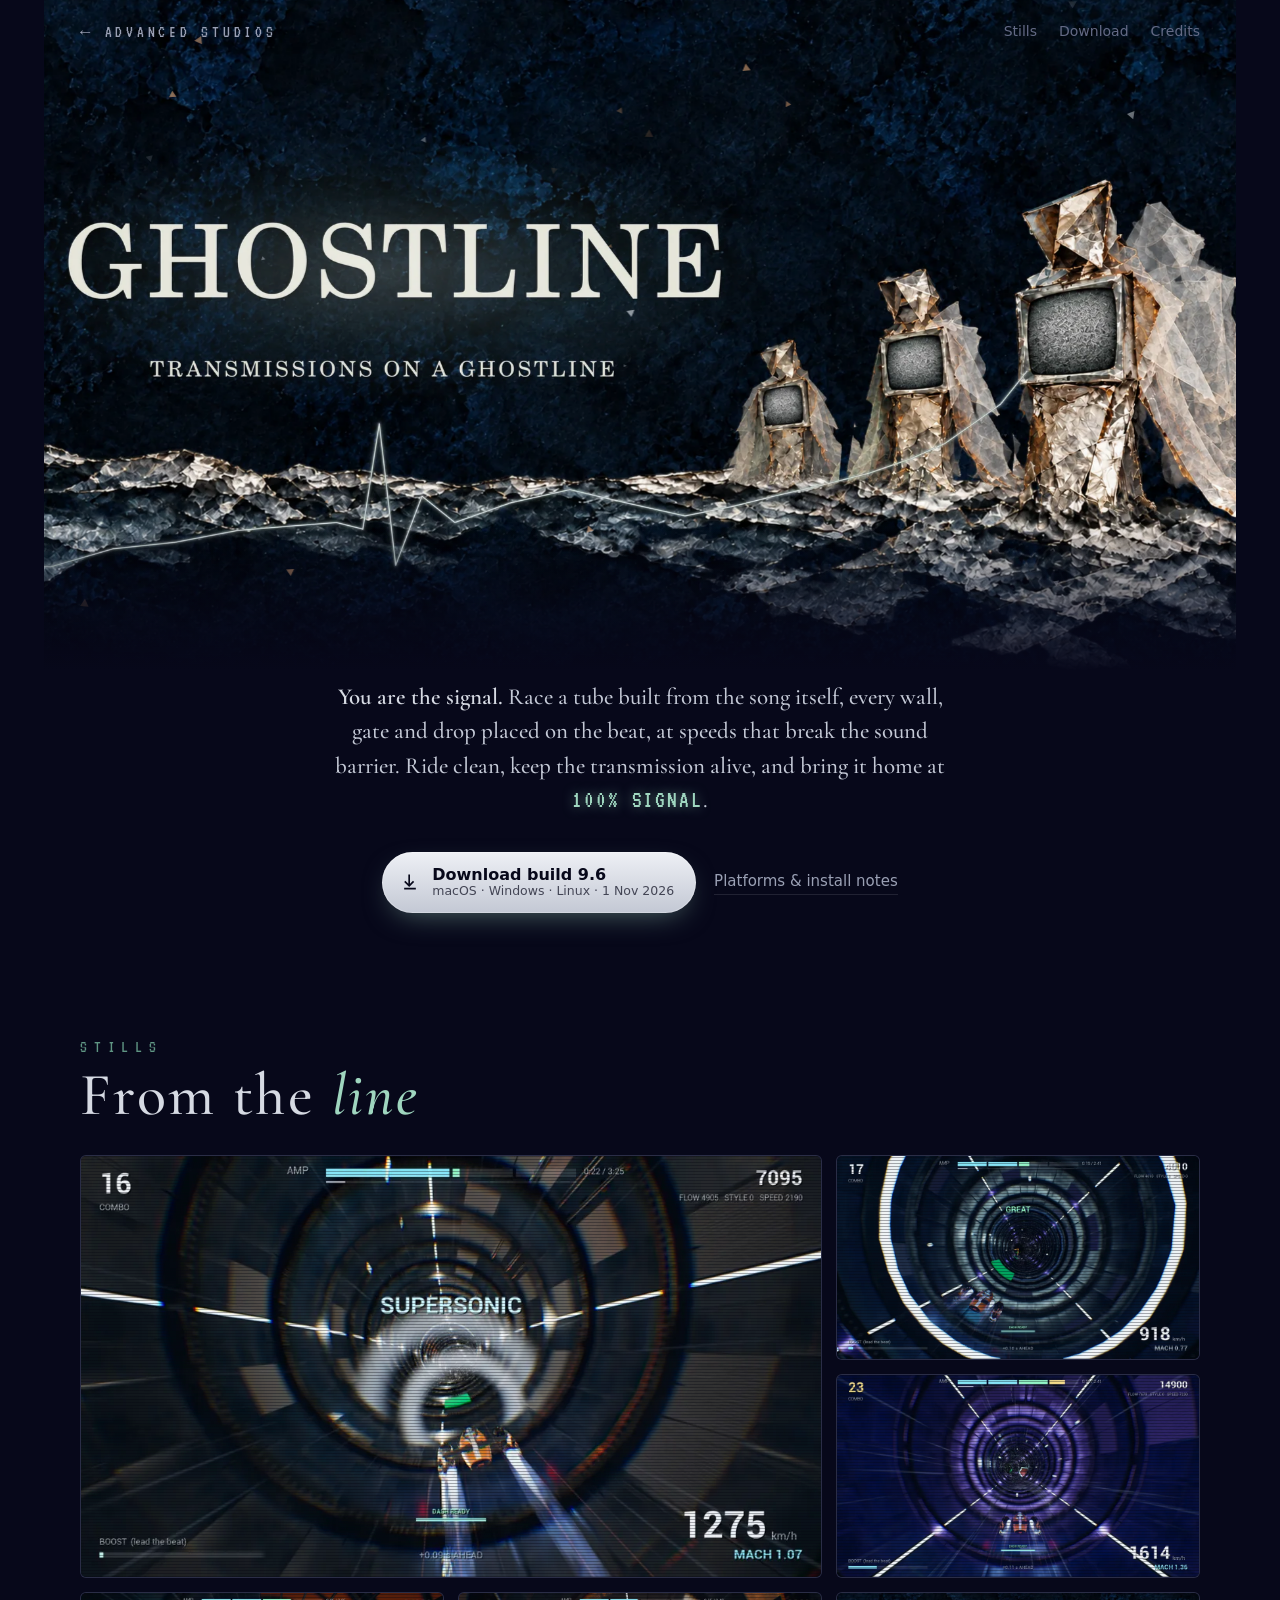
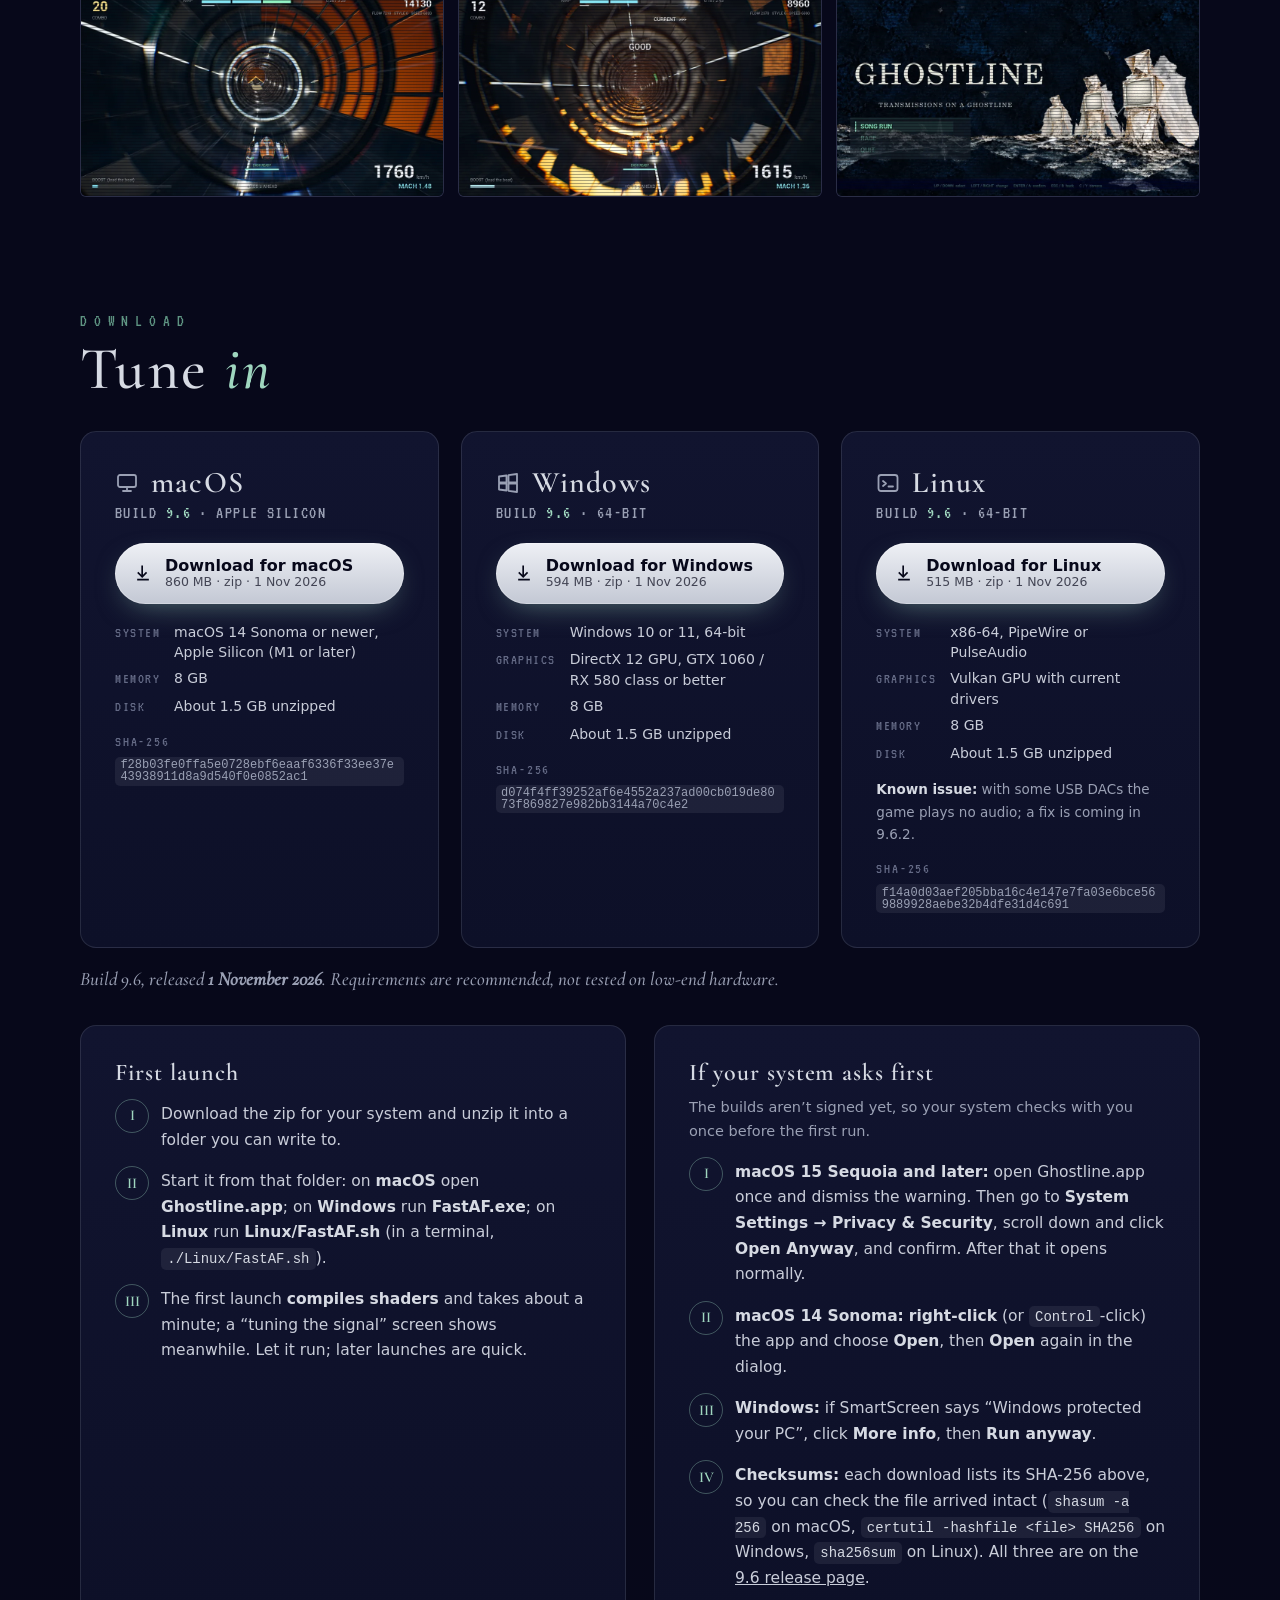
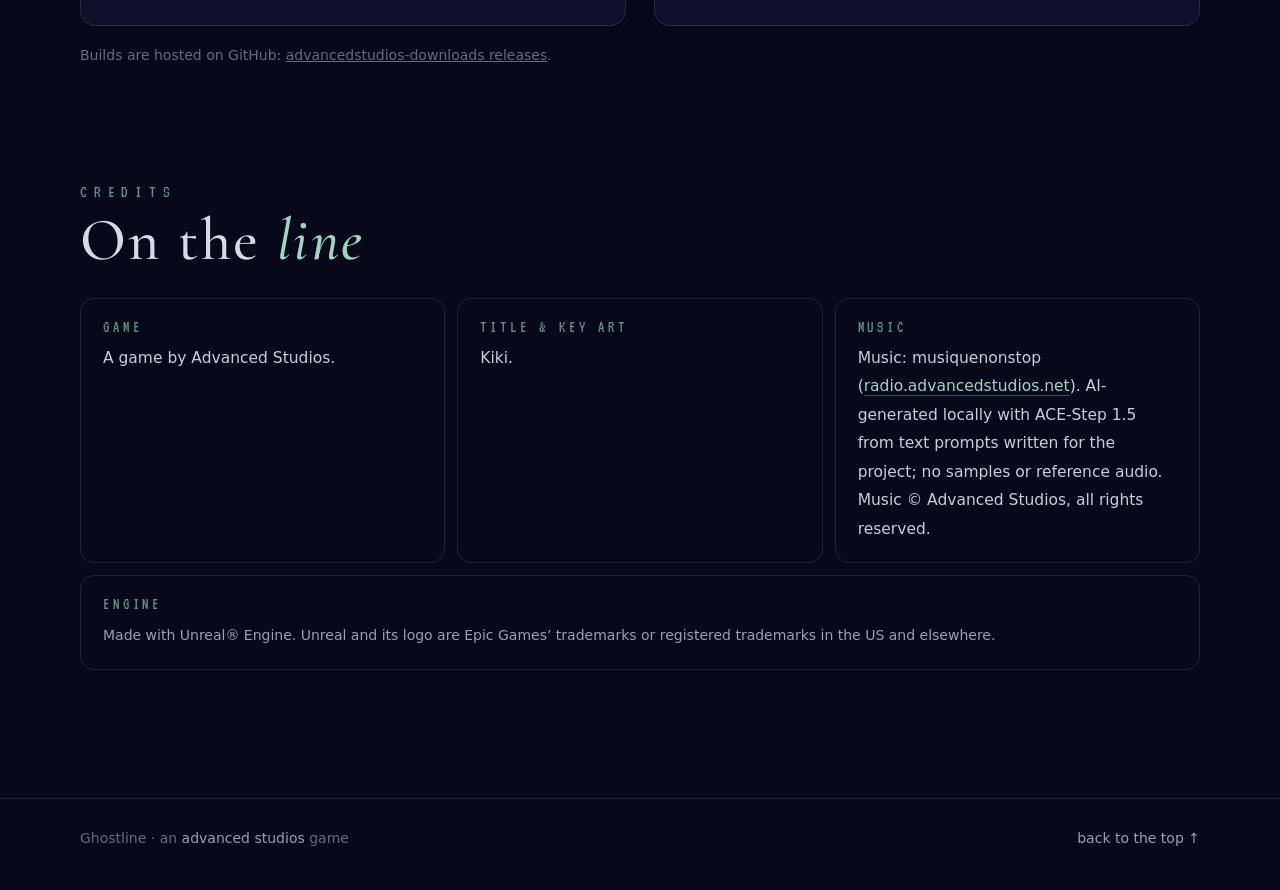
<file: ghostline/index.html>
<!doctype html>
<html lang="en">
<head>
<meta charset="utf-8">
<meta name="viewport" content="width=device-width, initial-scale=1">
<title>Ghostline · advanced studios</title>
<meta name="description" content="Ghostline: you are the signal. Race a tube built from the song itself. Build 9.6 is out now for macOS, Windows and Linux.">
<meta property="og:title" content="Ghostline">
<meta property="og:description" content="You are the signal. Race a tube built from the song itself, every wall, gate and drop placed on the beat.">
<meta property="og:image" content="https://advancedstudios.net/ghostline/img/og.jpg">
<meta name="theme-color" content="#07081a">
<link rel="icon" href="data:,">

<style>
  @font-face { font-family: "Cormorant Garamond"; src: url(../fonts/cormorant-garamond-latin-500-normal.woff2) format("woff2"); font-weight: 500; font-display: swap; }
  @font-face { font-family: "Cormorant Garamond"; src: url(../fonts/cormorant-garamond-latin-600-normal.woff2) format("woff2"); font-weight: 600; font-display: swap; }
  @font-face { font-family: "Cormorant Garamond"; src: url(../fonts/cormorant-garamond-latin-500-italic.woff2) format("woff2"); font-weight: 500; font-style: italic; font-display: swap; }
  @font-face { font-family: VT323; src: url(../fonts/vt323-latin-400-normal.woff2) format("woff2"); font-display: swap; }

  :root {
    --night: #07081a; --night2: #0d1028; --panel: #11142f; --line: rgba(206,212,224,.13);
    --silver: #d6dae3; --dim: #9aa0b4; --faint: #646a85;
    --celadon: #9fd6bf; --celadon-dim: #5f9583; --copper: #c8875a;
    color-scheme: dark;
  }
  * { box-sizing: border-box; }
  html { scroll-behavior: smooth; }
  body { margin: 0; background: var(--night); color: var(--silver); font: 400 17px/1.65 system-ui, -apple-system, "Segoe UI", Roboto, sans-serif; -webkit-font-smoothing: antialiased; overflow-x: hidden; }
  a { color: inherit; }
  img { display: block; max-width: 100%; height: auto; }
  .wrap { width: min(1120px, 100% - 32px); margin-inline: auto; }
  :focus-visible { outline: 2px solid var(--celadon); outline-offset: 3px; border-radius: 4px; }
  .serif { font-family: "Cormorant Garamond", "C059", Georgia, serif; }

  .top { position: absolute; z-index: 5; inset: 0 0 auto; padding: 20px 0; }
  .top .wrap { display: flex; justify-content: space-between; align-items: center; gap: 16px; }
  .home { text-decoration: none; font: 400 17px/1 VT323, monospace; letter-spacing: .22em; text-transform: uppercase; color: var(--dim); }
  .home::before { content: "\2190\00a0"; }
  .home:hover { color: var(--silver); }
  .top nav { display: flex; gap: 22px; font-size: 14px; }
  .top nav a { text-decoration: none; color: var(--faint); }
  .top nav a:hover { color: var(--silver); }

  /* ---------- hero ---------- */
  .sr { position: absolute; width: 1px; height: 1px; overflow: hidden; clip: rect(0 0 0 0); white-space: nowrap; }
  .hero { position: relative; text-align: center; }
  .hero .art { position: relative; aspect-ratio: 16 / 9; overflow: hidden; background: #0a0d22;
    /* stays 16:9 (the wire and screens are placed on it), but never taller than the screen leaves room for the pitch */
    width: min(100%, calc((100svh - 230px) * 16 / 9)); min-width: min(100%, 720px); margin: 0 auto;
    -webkit-mask-image: linear-gradient(90deg, transparent, #000 6%, #000 94%, transparent); mask-image: linear-gradient(90deg, transparent, #000 6%, #000 94%, transparent); }
  @media (min-aspect-ratio: 16/9.6) { .hero { background: radial-gradient(60% 80% at 50% 40%, #0e1230, var(--night) 70%); } }
  @media (max-aspect-ratio: 16/10) { .hero .art { -webkit-mask-image: none; mask-image: none; } }
  .hero .art::after { content: ""; position: absolute; inset: auto 0 0; height: 22%; background: linear-gradient(transparent, var(--night)); pointer-events: none; z-index: 2; }
  .hero .layer, .hero .drift, .hero picture, .hero .beat { position: absolute; inset: 0; }
  .hero .layer { transform: translate3d(var(--lx, 0px), var(--ly, 0px), 0) scale(1.06); will-change: transform; }
  .hero .drift { animation: drift 34s ease-in-out infinite alternate; will-change: transform; }
  @keyframes drift { 0% { transform: scale(1) translate3d(-.7%, .3%, 0); } 100% { transform: scale(1.045) translate3d(.7%, -.5%, 0); } }
  .hero picture img { display: block; width: 100%; height: 100%; object-fit: cover; }
  .hero canvas.foil { position: absolute; inset: 0; width: 100%; height: 100%; z-index: 1; pointer-events: none; }

  /* heartbeat on the wire */
  .beat path { fill: none; stroke-linecap: round; stroke-linejoin: round; }
  .beat .core { stroke: #f6fffb; stroke-width: 4.2; stroke-dasharray: 46 2000; stroke-dashoffset: 46; animation: run 4.8s linear infinite; }
  .beat .halo { stroke: rgba(159,214,191,.4); stroke-width: 16; stroke-dasharray: 90 2000; stroke-dashoffset: 68; animation: run2 4.8s linear infinite; }
  @keyframes run { 0% { stroke-dashoffset: 46; opacity: 1; } 70% { stroke-dashoffset: -1000; opacity: 1; } 71%, 100% { stroke-dashoffset: -1000; opacity: 0; } }
  @keyframes run2 { 0% { stroke-dashoffset: 68; opacity: .9; } 70% { stroke-dashoffset: -978; opacity: .9; } 71%, 100% { stroke-dashoffset: -978; opacity: 0; } }
  .beat .spike { stroke: #dffff2; stroke-width: 3; opacity: 0; filter: drop-shadow(0 0 6px #9fd6bf); animation: spike 4.8s ease-out infinite; }
  @keyframes spike { 0%, 18% { opacity: 0; } 24% { opacity: .95; } 40% { opacity: .2; } 50%, 100% { opacity: 0; } }

  /* a soft glow breathing behind the painted title */
  .hero .glow { position: absolute; left: -2%; top: 22%; width: 64%; height: 38%; border-radius: 50%; background: radial-gradient(closest-side, rgba(214,236,228,.22), rgba(159,214,191,.08) 55%, transparent); mix-blend-mode: screen; animation: breathe 7s ease-in-out infinite alternate; pointer-events: none; }
  @keyframes breathe { from { opacity: .35; transform: scale(.96); } to { opacity: 1; transform: scale(1.04); } }

  /* the three screens flicker, and catch the pulse when it reaches them */
  .hero .tv { position: absolute; border-radius: 8%; background: rgba(226,240,255,.9); mix-blend-mode: overlay; opacity: 0; animation: tv 4.8s steps(1, end) infinite; }
  .hero .t1 { left: 59.9%; top: 56.5%; width: 3.1%; height: 6%; animation-delay: -.2s; }
  .hero .t2 { left: 69.5%; top: 50%; width: 4.4%; height: 7.6%; animation-delay: -.1s; }
  .hero .t3 { left: 80.7%; top: 43%; width: 7%; height: 12%; }
  @keyframes tv { 0%, 12% { opacity: .05; } 13% { opacity: .18; } 14%, 52% { opacity: .06; } 53% { opacity: .14; } 54%, 69% { opacity: .05; } 70% { opacity: .42; } 72% { opacity: .2; } 74% { opacity: .34; } 78%, 100% { opacity: .07; } }
  .hero-in { position: relative; z-index: 3; margin-top: 0; padding: 10px 0 10px; }
  .pitch b { color: var(--silver); font-weight: 600; }
  .pitch .sig { font: 400 1.05em/1 VT323, monospace; letter-spacing: .08em; color: var(--celadon); text-shadow: 0 0 12px rgba(159,214,191,.6); white-space: nowrap; }
  .pitch { max-width: 640px; margin: 0 auto; font: 500 clamp(19px, 2vw, 23px)/1.5 "Cormorant Garamond", Georgia, serif; color: #c4c9d6; }

  .cta { display: flex; flex-wrap: wrap; justify-content: center; gap: 14px 18px; align-items: center; margin-top: 34px; }
  .btn { display: inline-flex; align-items: center; gap: 12px; padding: 14px 22px 14px 18px; border-radius: 999px; text-decoration: none; font-weight: 600; font-size: 16px; line-height: 1.15; color: var(--night); background: linear-gradient(180deg, #eef0f5, #c3c8d4); box-shadow: 0 0 0 1px rgba(255,255,255,.25) inset, 0 10px 30px -12px rgba(159,214,191,.55); transition: transform .15s, box-shadow .15s; text-align: left; }
  .btn:hover { transform: translateY(-2px); box-shadow: 0 0 0 1px rgba(255,255,255,.35) inset, 0 14px 36px -12px rgba(159,214,191,.75); }
  .btn svg { width: 20px; height: 20px; flex: none; }
  .btn small { display: block; font-weight: 500; font-size: 12.5px; opacity: .7; }
  .btn.soon { background: rgba(214,218,227,.06); color: var(--silver); box-shadow: inset 0 0 0 1px rgba(214,218,227,.26); cursor: default; }
  .btn.soon:hover { transform: none; }
  .quiet { color: var(--dim); font-size: 15px; text-decoration: none; border-bottom: 1px solid var(--line); }
  .quiet:hover { color: var(--silver); border-color: var(--silver); }

  /* pending content: visible on the preview so nothing ships half-done */
  .pending { border: 1px dashed rgba(200,135,90,.55); border-radius: 10px; padding: 12px 16px; color: var(--copper); font: 400 17px/1.35 VT323, monospace; letter-spacing: .06em; background: rgba(200,135,90,.05); }

  /* ---------- sections ---------- */
  section { padding: clamp(64px, 9vw, 120px) 0 0; }
  .eyebrow { margin: 0 0 10px; font: 400 17px/1 VT323, monospace; letter-spacing: .4em; text-transform: uppercase; color: var(--celadon-dim); }
  h2 { margin: 0 0 18px; font: 500 clamp(38px, 5vw, 60px)/1 "Cormorant Garamond", Georgia, serif; letter-spacing: .04em; color: var(--silver); }
  h2 em { font-style: italic; color: var(--celadon); }

  .stills { display: grid; grid-template-columns: repeat(3, 1fr); gap: 14px; margin-top: 30px; }
  .still { position: relative; padding: 0; border: 1px solid var(--line); border-radius: 6px; overflow: hidden; background: var(--panel); cursor: zoom-in; aspect-ratio: 16/9; color: inherit; }
  .still.big { grid-column: span 2; grid-row: span 2; aspect-ratio: auto; }
  .still.wide { grid-column: 1 / -1; aspect-ratio: 32/9; }
  .still img { width: 100%; height: 100%; object-fit: cover; transition: transform .5s cubic-bezier(.2,.7,.2,1); }
  .still:hover img { transform: scale(1.03); }
  .still { transition: box-shadow .3s ease, border-color .3s ease; }
  .still:hover { border-color: rgba(159,214,191,.45); box-shadow: 0 18px 50px -22px rgba(159,214,191,.6); }
  /* scanlines with a faint flicker, and a slow bright roll bar */
  .still::after { content: ""; position: absolute; inset: 0; pointer-events: none; background: repeating-linear-gradient(0deg, rgba(5,6,16,.32) 0 1px, transparent 1px 3px); animation: flick 3.2s steps(1, end) infinite; }
  .still:nth-child(2)::after { animation-delay: -1.1s; } .still:nth-child(3)::after { animation-delay: -2.3s; } .still:nth-child(4)::after { animation-delay: -.6s; } .still:nth-child(5)::after { animation-delay: -1.7s; } .still:nth-child(6)::after { animation-delay: -2.8s; }
  @keyframes flick { 0%, 100% { opacity: .75; } 8% { opacity: .55; } 9% { opacity: .85; } 47% { opacity: .7; } 48% { opacity: .5; } 50% { opacity: .78; } }
  .still::before { content: ""; position: absolute; left: 0; right: 0; top: 0; height: 18%; z-index: 1; pointer-events: none; background: linear-gradient(transparent, rgba(214,236,228,.07) 50%, transparent); transform: translate3d(0, -100%, 0); animation: roll 7s linear infinite; }
  .still:nth-child(2)::before { animation-delay: -2s; } .still:nth-child(3)::before { animation-delay: -4.5s; } .still:nth-child(4)::before { animation-delay: -3.2s; } .still:nth-child(5)::before { animation-delay: -5.4s; } .still:nth-child(6)::before { animation-delay: -1.2s; }
  @keyframes roll { to { transform: translate3d(0, 560%, 0); } }
  .still:hover::after { opacity: .4; animation: none; }

  html.anim .rv { opacity: 0; transform: translate3d(0, 26px, 0); transition: opacity .9s ease, transform 1s cubic-bezier(.2,.7,.2,1); transition-delay: var(--d, 0s); }
  html.anim .rv.in { opacity: 1; transform: none; }
  html.anim .hero-in > * { animation: rise 1.1s cubic-bezier(.2,.7,.2,1) both; }
  html.anim .hero-in > .cta { animation-delay: .15s; }
  @keyframes rise { from { opacity: 0; transform: translate3d(0, 18px, 0); } }

  .plats { display: grid; grid-template-columns: repeat(3, 1fr); gap: clamp(12px, 2vw, 22px); margin-top: 32px; }
  .plat .btn { width: 100%; }
  .req { margin: 18px 0 0; display: grid; grid-template-columns: auto 1fr; gap: 6px 14px; font-size: 14px; }
  .req dt { color: var(--faint); font: 400 15px/1.45 VT323, monospace; letter-spacing: .1em; text-transform: uppercase; }
  .req dd { margin: 0; color: #c9cdd9; line-height: 1.45; }
  .why { margin: -6px 0 16px; color: var(--dim); font-size: 14.5px; }
  .plat .ver { margin-bottom: 18px; }
  .sum { margin: 16px 0 0; font-size: 13px; color: var(--faint); display: flex; gap: 8px; align-items: baseline; flex-wrap: wrap; }
  .sum span { font: 400 15px/1 VT323, monospace; letter-spacing: .12em; }
  .sum code { font-size: 12px; color: var(--dim); word-break: break-all; }
  .plat { transition: border-color .3s, box-shadow .3s, transform .3s cubic-bezier(.2,.7,.2,1); }
  .plat:hover { border-color: rgba(159,214,191,.4); box-shadow: 0 18px 50px -26px rgba(159,214,191,.6); transform: translate3d(0, -3px, 0); }
  .when { margin: 18px 0 0; color: var(--dim); font: 500 19px/1.4 "Cormorant Garamond", Georgia, serif; font-style: italic; }
  .dl { display: grid; grid-template-columns: 1fr 1fr; gap: clamp(16px, 2.4vw, 28px); margin-top: 32px; }
  .card { border-radius: 16px; background: linear-gradient(180deg, var(--panel), var(--night2)); border: 1px solid var(--line); padding: clamp(22px, 3vw, 34px); }
  .card h3 { margin: 0 0 4px; display: flex; align-items: center; gap: 12px; font: 600 30px/1.1 "Cormorant Garamond", Georgia, serif; letter-spacing: .04em; }
  .card h3 svg { width: 24px; height: 24px; color: var(--dim); }
  .ver { margin: 0 0 22px; font: 400 18px/1.2 VT323, monospace; letter-spacing: .08em; text-transform: uppercase; color: var(--dim); }
  .ver b { color: var(--celadon); font-weight: 400; }
  .stack { display: grid; gap: 14px; align-content: start; }
  .row { display: flex; justify-content: space-between; align-items: center; gap: 14px; }
  .row h3 { font-size: 24px; margin: 0; }
  .row p { margin: 4px 0 0; color: var(--dim); font-size: 14.5px; }
  .pill { font: 400 16px/1 VT323, monospace; letter-spacing: .12em; text-transform: uppercase; color: var(--celadon); border: 1px solid rgba(159,214,191,.35); border-radius: 99px; padding: 6px 11px 5px; white-space: nowrap; }
  ol.steps { margin: 0; padding: 0; list-style: none; counter-reset: st; display: grid; gap: 16px; }
  ol.steps li { counter-increment: st; position: relative; padding-left: 46px; color: #c9cdd9; font-size: 15.5px; }
  ol.steps li::before { content: counter(st, upper-roman); position: absolute; left: 0; top: -3px; width: 32px; height: 32px; border-radius: 50%; display: grid; place-items: center; border: 1px solid rgba(159,214,191,.35); color: var(--celadon); font: 600 15px/1 "Cormorant Garamond", Georgia, serif; }
  ol.steps b { color: var(--silver); }
  kbd, code { font: 500 .9em/1 ui-monospace, "SF Mono", Menlo, Consolas, monospace; background: rgba(214,218,227,.08); padding: .2em .45em; border-radius: 5px; color: var(--silver); }
  .issue { margin: 14px 0 0; font-size: 13.5px; color: var(--dim); }
  .issue b { color: var(--silver); font-weight: 600; }
  .note { margin: 18px 0 0; font-size: 14px; color: var(--faint); }

  .credits { margin: 28px 0 0; display: grid; grid-template-columns: repeat(3, 1fr); gap: 12px; padding: 0; list-style: none; }
  .credits li { padding: 20px 22px; border-radius: 14px; border: 1px solid var(--line); }
  .credits b { display: block; margin-bottom: 8px; font: 400 16px/1 VT323, monospace; letter-spacing: .24em; text-transform: uppercase; color: var(--celadon-dim); }
  .credits span { color: #c9cdd9; font-size: 15.5px; }
  .credits a { color: var(--celadon); text-decoration: none; border-bottom: 1px solid rgba(159,214,191,.35); }
  .credits .span2 { grid-column: span 1; } .credits .span3 { grid-column: 1 / -1; }
  .credits .span3 span { color: var(--dim); font-size: 14px; }

  footer { margin-top: clamp(80px, 10vw, 140px); padding: 28px 0 40px; border-top: 1px solid var(--line); color: var(--faint); font-size: 14px; }
  footer .wrap { display: flex; flex-wrap: wrap; justify-content: space-between; gap: 10px 24px; }
  footer a { color: var(--dim); text-decoration: none; }
  footer a:hover { color: var(--silver); }


  dialog.lb { padding: 0; border: 0; background: transparent; max-width: 100vw; max-height: 100vh; width: 100vw; height: 100vh; color: var(--silver); }
  dialog.lb::backdrop { background: rgba(5,6,16,.93); backdrop-filter: blur(6px); }
  .lb-in { position: relative; height: 100%; display: grid; place-items: center; padding: 56px 16px; }
  .lb-in img { max-width: min(1600px, 100%); max-height: 100%; width: auto; border-radius: 6px; box-shadow: 0 30px 80px -20px #000; }
  .lb button { position: absolute; border: 0; background: rgba(214,218,227,.1); color: var(--silver); width: 48px; height: 48px; border-radius: 50%; font-size: 22px; cursor: pointer; display: grid; place-items: center; }
  .lb button:hover { background: rgba(214,218,227,.2); }
  .lb .x { right: 16px; top: 16px; } .lb .p { left: 16px; top: 50%; transform: translateY(-50%); } .lb .n { right: 16px; top: 50%; transform: translateY(-50%); }
  .lb .cap { position: absolute; left: 0; right: 0; bottom: 16px; text-align: center; font: 400 18px/1 VT323, monospace; letter-spacing: .14em; text-transform: uppercase; color: var(--dim); }

  @media (max-width: 820px) {
    .top nav { display: none; }
    .stills { grid-template-columns: 1fr 1fr; }
    .still.big, .still.wide, .still:last-child:nth-child(even) { grid-column: 1 / -1; grid-row: auto; aspect-ratio: 16/9; }
    .dl, .credits, .plats { grid-template-columns: 1fr; }
  }
  @media (max-width: 480px) {
    .btn { width: 100%; }
  }
  @media (prefers-reduced-motion: reduce) {
    *, *::before, *::after { animation: none !important; transition: none !important; }
    .hero .tv, .beat .core, .beat .halo { display: none; }
    html { scroll-behavior: auto; }
  }
</style>
</head>
<body>

<header class="top">
  <div class="wrap">
    <a class="home" href="../">advanced studios</a>
    <nav aria-label="On this page">
      <a href="#stills">Stills</a>
      <a href="#download">Download</a>
      <a href="#credits">Credits</a>
    </nav>
  </div>
</header>

<main>
  <div class="hero">
    <!-- ART: Kiki's approved Ghostline title composite (the lettering is in the image) -->
    <div class="art">
      <div class="layer">
        <div class="drift">
          <picture>
            <source media="(max-width: 900px)" srcset="img/title-960.webp">
            <img src="img/title-1920.webp" alt="GHOSTLINE, Transmissions on a Ghostline: three hooded figures of folded foil and paper, each with an old television for a head, stand on a glittering ridge under a dark indigo sky while a thin signal line spikes across the ground" width="1920" height="1080" fetchpriority="high">
          </picture>
          <!-- the heartbeat: a pulse runs along the wire painted in the art, the spike flares as it passes, the screens catch it -->
          <svg class="beat" viewBox="0 0 1920 1080" aria-hidden="true" focusable="false">
            <path class="halo" pathLength="1000" d="M0 888 L100 885 L150 868 L200 857 L300 845 L400 832 L500 825 L535 830 L563 675 L590 888 L625 785 L680 822 L760 795 L840 780 L900 782 L960 800 L1020 812 L1060 805 L1160 788 L1260 765 L1360 730 L1460 680 L1520 630 L1545 605"/>
            <path class="core" pathLength="1000" d="M0 888 L100 885 L150 868 L200 857 L300 845 L400 832 L500 825 L535 830 L563 675 L590 888 L625 785 L680 822 L760 795 L840 780 L900 782 L960 800 L1020 812 L1060 805 L1160 788 L1260 765 L1360 730 L1460 680 L1520 630 L1545 605"/>
            <path class="spike" d="M535 830 L563 675 L590 888 L625 785"/>
          </svg>
          <div class="glow" aria-hidden="true"></div>
          <i class="tv t1" aria-hidden="true"></i><i class="tv t2" aria-hidden="true"></i><i class="tv t3" aria-hidden="true"></i>
        </div>
      </div>
      <canvas class="foil" aria-hidden="true"></canvas>
    </div>
    <div class="wrap hero-in">
      <h1 class="sr">Ghostline: Transmissions on a Ghostline</h1>
      <p class="pitch"><b>You are the signal.</b> Race a tube built from the song itself, every wall, gate and drop placed on the beat, at speeds that break the sound barrier. Ride clean, keep the transmission alive, and bring it home at <span class="sig">100% SIGNAL</span>.</p>
      <div class="cta">
        <a class="btn" href="#download">
          <svg viewBox="0 0 24 24" aria-hidden="true"><path fill="currentColor" d="M12 3v11.2l3.6-3.6 1.4 1.4-6 6-6-6 1.4-1.4 3.6 3.6V3h2zM5 19h14v2H5z"/></svg>
          <span>Download build 9.6<small>macOS &middot; Windows &middot; Linux &middot; 1 Nov 2026</small></span>
        </a>
        <a class="quiet" href="#download">Platforms &amp; install notes</a>
      </div>
    </div>
  </div>

  <section id="stills">
    <div class="wrap">
      <p class="eyebrow rv">Stills</p>
      <h2 class="rv" style="--d:.08s">From the <em>line</em></h2>
      <div class="stills rv" style="--d:.12s">
        <button class="still big" type="button" data-full="img/s96-1-1920.webp" data-cap="Supersonic">
          <img src="img/s96-1-1920.webp" srcset="img/s96-1-960.webp 960w, img/s96-1-1920.webp 1920w" sizes="(max-width: 700px) 100vw, 62vw" alt="The orange racer crosses Mach 1.07 down a dark tube as SUPERSONIC flashes overhead; combo 16" width="1920" height="1080" loading="lazy">
        </button>
        <button class="still" type="button" data-full="img/s96-2-1920.webp" data-cap="Great">
          <img src="img/s96-2-960.webp" alt="The racer banks low through a glowing white ring; the call reads GREAT" width="960" height="540" loading="lazy">
        </button>
        <button class="still" type="button" data-full="img/s96-3-1920.webp" data-cap="Mach 1.36">
          <img src="img/s96-3-960.webp" alt="The racer streaks down a violet tube lined with white light strips; combo 23" width="960" height="540" loading="lazy">
        </button>
        <button class="still" type="button" data-full="img/s96-4-1920.webp" data-cap="Mach 1.48">
          <img src="img/s96-4-960.webp" alt="The racer runs at Mach 1.48 past an orange-panelled wall toward a chevron gate; combo 20" width="960" height="540" loading="lazy">
        </button>
        <button class="still" type="button" data-full="img/s96-5-1920.webp" data-cap="Amber tube">
          <img src="img/s96-5-960.webp" alt="The racer dives into an amber-lit tube strewn with glowing panels; the call reads GOOD" width="960" height="540" loading="lazy">
        </button>
        <button class="still" type="button" data-full="img/s96-6-1920.webp" data-cap="Title screen">
          <img src="img/s96-6-960.webp" alt="The Ghostline title screen: three foil figures with television heads beside the menu Song Run, Race, Quit" width="960" height="540" loading="lazy">
        </button>
      </div>
    </div>
  </section>

  <section id="download">
    <div class="wrap">
      <p class="eyebrow rv">Download</p>
      <h2 class="rv" style="--d:.08s">Tune <em>in</em></h2>
      <div class="plats rv" style="--d:.1s">
        <div class="card plat">
          <h3><svg viewBox="0 0 24 24" aria-hidden="true" fill="none" stroke="currentColor" stroke-width="1.8" stroke-linecap="round" stroke-linejoin="round"><rect x="3" y="4" width="18" height="12" rx="2"/><path d="M8 20h8M12 16v4"/></svg>macOS</h3>
          <p class="ver">Build <b>9.6</b> &middot; Apple Silicon</p>
          <a class="btn" href="https://github.com/tehrandom2/advancedstudios-downloads/releases/download/ghostline-9.6/Ghostline-9.6-mac.zip"><svg viewBox="0 0 24 24" aria-hidden="true"><path fill="currentColor" d="M12 3v11.2l3.6-3.6 1.4 1.4-6 6-6-6 1.4-1.4 3.6 3.6V3h2zM5 19h14v2H5z"/></svg><span>Download for macOS<small>860 MB &middot; zip &middot; 1 Nov 2026</small></span></a>
          <dl class="req"><dt>System</dt><dd>macOS 14 Sonoma or newer, Apple Silicon (M1 or later)</dd><dt>Memory</dt><dd>8 GB</dd><dt>Disk</dt><dd>About 1.5 GB unzipped</dd></dl>
          <p class="sum"><span>SHA-256</span> <code>f28b03fe0ffa5e0728ebf6eaaf6336f33ee37e43938911d8a9d540f0e0852ac1</code></p>
        </div>
        <div class="card plat">
          <h3><svg viewBox="0 0 24 24" aria-hidden="true" fill="none" stroke="currentColor" stroke-width="1.8" stroke-linejoin="round"><path d="M3 5.5l7.5-1v7H3zM12.5 4.2L21 3v8.5h-8.5zM3 12.5h7.5v7L3 18.5zM12.5 12.5H21V21l-8.5-1.2z"/></svg>Windows</h3>
          <p class="ver">Build <b>9.6</b> &middot; 64-bit</p>
          <a class="btn" href="https://github.com/tehrandom2/advancedstudios-downloads/releases/download/ghostline-9.6/Ghostline-9.6-win64.zip"><svg viewBox="0 0 24 24" aria-hidden="true"><path fill="currentColor" d="M12 3v11.2l3.6-3.6 1.4 1.4-6 6-6-6 1.4-1.4 3.6 3.6V3h2zM5 19h14v2H5z"/></svg><span>Download for Windows<small>594 MB &middot; zip &middot; 1 Nov 2026</small></span></a>
          <dl class="req"><dt>System</dt><dd>Windows 10 or 11, 64-bit</dd><dt>Graphics</dt><dd>DirectX 12 GPU, GTX 1060 / RX 580 class or better</dd><dt>Memory</dt><dd>8 GB</dd><dt>Disk</dt><dd>About 1.5 GB unzipped</dd></dl>
          <p class="sum"><span>SHA-256</span> <code>d074f4ff39252af6e4552a237ad00cb019de8073f869827e982bb3144a70c4e2</code></p>
        </div>
        <div class="card plat">
          <h3><svg viewBox="0 0 24 24" aria-hidden="true" fill="none" stroke="currentColor" stroke-width="1.8" stroke-linecap="round" stroke-linejoin="round"><rect x="2.5" y="4" width="19" height="16" rx="2.5"/><path d="M7 10l3 2.5L7 15M12.5 15.5h4.5"/></svg>Linux</h3>
          <p class="ver">Build <b>9.6</b> &middot; 64-bit</p>
          <a class="btn" href="https://github.com/tehrandom2/advancedstudios-downloads/releases/download/ghostline-9.6/Ghostline-9.6-linux-x86_64.zip"><svg viewBox="0 0 24 24" aria-hidden="true"><path fill="currentColor" d="M12 3v11.2l3.6-3.6 1.4 1.4-6 6-6-6 1.4-1.4 3.6 3.6V3h2zM5 19h14v2H5z"/></svg><span>Download for Linux<small>515 MB &middot; zip &middot; 1 Nov 2026</small></span></a>
          <dl class="req"><dt>System</dt><dd>x86-64, PipeWire or PulseAudio</dd><dt>Graphics</dt><dd>Vulkan GPU with current drivers</dd><dt>Memory</dt><dd>8 GB</dd><dt>Disk</dt><dd>About 1.5 GB unzipped</dd></dl>
          <p class="issue"><b>Known issue:</b> with some USB DACs the game plays no audio; a fix is coming in 9.6.2.</p>
          <p class="sum"><span>SHA-256</span> <code>f14a0d03aef205bba16c4e147e7fa03e6bce569889928aebe32b4dfe31d4c691</code></p>
        </div>
      </div>
      <p class="when rv">Build 9.6, released <b>1 November 2026</b>. Requirements are recommended, not tested on low-end hardware.</p>
      <div class="dl rv" style="--d:.1s">
        <div class="card">
          <h3 style="font-size:24px;margin:0 0 16px">First launch</h3>
          <ol class="steps">
            <li>Download the zip for your system and unzip it into a folder you can write to.</li>
            <li>Start it from that folder: on <b>macOS</b> open <b>Ghostline.app</b>; on <b>Windows</b> run <b>FastAF.exe</b>; on <b>Linux</b> run <b>Linux/FastAF.sh</b> (in a terminal, <code>./Linux/FastAF.sh</code>).</li>
            <li>The first launch <b>compiles shaders</b> and takes about a minute; a &ldquo;tuning the signal&rdquo; screen shows meanwhile. Let it run; later launches are quick.</li>
          </ol>
        </div>
        <div class="card">
          <h3 style="font-size:24px;margin:0 0 16px">If your system asks first</h3>
          <p class="why">The builds aren&rsquo;t signed yet, so your system checks with you once before the first run.</p>
          <ol class="steps">
            <li><b>macOS 15 Sequoia and later:</b> open Ghostline.app once and dismiss the warning. Then go to <b>System Settings &rarr; Privacy &amp; Security</b>, scroll down and click <b>Open Anyway</b>, and confirm. After that it opens normally.</li>
            <li><b>macOS 14 Sonoma:</b> <b>right-click</b> (or <kbd>Control</kbd>-click) the app and choose <b>Open</b>, then <b>Open</b> again in the dialog.</li>
            <li><b>Windows:</b> if SmartScreen says &ldquo;Windows protected your PC&rdquo;, click <b>More info</b>, then <b>Run anyway</b>.</li>
            <li><b>Checksums:</b> each download lists its SHA-256 above, so you can check the file arrived intact (<code>shasum -a 256</code> on macOS, <code>certutil -hashfile &lt;file&gt; SHA256</code> on Windows, <code>sha256sum</code> on Linux). All three are on the <a href="https://github.com/tehrandom2/advancedstudios-downloads/releases/tag/ghostline-9.6">9.6 release page</a>.</li>
          </ol>
        </div>
      </div>
      <p class="note">Builds are hosted on GitHub: <a href="https://github.com/tehrandom2/advancedstudios-downloads/releases">advancedstudios-downloads releases</a>.</p>
    </div>
  </section>

  <section id="credits">
    <div class="wrap">
      <p class="eyebrow rv">Credits</p>
      <h2 class="rv" style="--d:.08s">On the <em>line</em></h2>
      <ul class="credits rv" style="--d:.1s">
        <li><b>Game</b><span>A game by Advanced Studios.</span></li>
        <li><b>Title &amp; key art</b><span>Kiki.</span></li>
        <li class="span2"><b>Music</b><span>Music: musiquenonstop (<a href="https://radio.advancedstudios.net/">radio.advancedstudios.net</a>). AI-generated locally with ACE-Step 1.5 from text prompts written for the project; no samples or reference audio.<br>Music &copy; Advanced Studios, all rights reserved.</span></li>
        <li class="span3"><b>Engine</b><span>Made with Unreal&reg; Engine. Unreal and its logo are Epic Games&rsquo; trademarks or registered trademarks in the US and elsewhere.</span></li>
      </ul>
    </div>
  </section>
</main>

<footer>
  <div class="wrap">
    <span>Ghostline &middot; an <a href="../">advanced studios</a> game</span>
    <a href="#" onclick="scrollTo(0,0);return false">back to the top &uarr;</a>
  </div>
</footer>

<dialog class="lb" aria-label="Still">
  <div class="lb-in">
    <img alt="">
    <button class="p" type="button" aria-label="Previous still">&larr;</button>
    <button class="n" type="button" aria-label="Next still">&rarr;</button>
    <button class="x" type="button" aria-label="Close">&times;</button>
    <p class="cap"></p>
  </div>
</dialog>

<script>
(() => {
  const reduce = matchMedia('(prefers-reduced-motion: reduce)').matches;
  if (reduce || !('IntersectionObserver' in window)) return;
  const fine = matchMedia('(hover: hover) and (pointer: fine)').matches;
  const small = innerWidth < 700;
  document.documentElement.classList.add('anim');

  const rv = new IntersectionObserver((es) => es.forEach((e) => {
    if (e.isIntersecting) { e.target.classList.add('in'); rv.unobserve(e.target); }
  }), { rootMargin: '0px 0px -12% 0px' });
  document.querySelectorAll('.rv').forEach((el) => rv.observe(el));

  // hero: the art drifts by itself (CSS); here it also leans with scroll and pointer, and foil glints float in front
  const art = document.querySelector('.hero .art'), layer = art.querySelector('.layer'), cv = art.querySelector('canvas.foil'), ctx = cv.getContext('2d');
  let W = 0, H = 0, dpr = 1, bits = [], on = true, raf = 0, last = 0, mx = 0, my = 0, tx = 0, ty = 0;
  const N = small ? 14 : 34;
  const size = () => { dpr = Math.min(devicePixelRatio || 1, 2); W = art.clientWidth; H = art.clientHeight; cv.width = W * dpr | 0; cv.height = H * dpr | 0; ctx.setTransform(dpr, 0, 0, dpr, 0, 0); };
  const bit = (fresh) => {
    const z = Math.random();
    return { x: Math.random() * W, y: fresh ? H + 10 : Math.random() * H, z, r: 1.2 + z * 3.2, vx: 4 + z * 10, vy: -(3 + z * 9), a: Math.random() * 6.28, sp: .4 + Math.random() * .9, rot: Math.random() * 6.28, vr: (Math.random() - .5) * .8, cu: Math.random() < .25 };
  };
  size(); for (let i = 0; i < N; i++) bits.push(bit(false));
  addEventListener('resize', size, { passive: true });
  const frame = (t) => {
    raf = 0;
    const dt = Math.min(.05, (t - (last || t)) / 1000); last = t;
    const sy = Math.min(scrollY, H);
    tx += (mx - tx) * .05; ty += (my - ty) * .05;
    layer.style.setProperty('--lx', (tx * -14).toFixed(1) + 'px');
    layer.style.setProperty('--ly', (sy * .22 + ty * -10).toFixed(1) + 'px');
    ctx.clearRect(0, 0, W, H);
    for (const b of bits) {
      b.x += (b.vx + tx * 20) * dt; b.y += b.vy * dt; b.a += b.sp * dt; b.rot += b.vr * dt;
      if (b.y < -10 || b.x > W + 10) Object.assign(b, bit(true), { x: Math.random() * W * .9 - W * .1 });
      const tw = .5 + .5 * Math.sin(b.a * 2.2);
      ctx.save();
      ctx.translate(b.x + tx * -30 * b.z, b.y - sy * b.z * .35 + ty * -12 * b.z);
      ctx.rotate(b.rot);
      ctx.globalAlpha = (.15 + .55 * tw) * (.4 + b.z * .6);
      ctx.fillStyle = b.cu ? '#e0a576' : '#e6ecf4';
      ctx.beginPath(); ctx.moveTo(-b.r, b.r * .6); ctx.lineTo(b.r, b.r * .8); ctx.lineTo(b.r * .2, -b.r); ctx.closePath(); ctx.fill();
      ctx.restore();
    }
    if (on) raf = requestAnimationFrame(frame);
  };
  const go = () => { if (!raf && on) { last = 0; raf = requestAnimationFrame(frame); } };
  new IntersectionObserver(([e]) => { on = e.isIntersecting && !document.hidden; go(); }).observe(art);
  document.addEventListener('visibilitychange', () => { on = !document.hidden; go(); });
  if (fine) art.addEventListener('pointermove', (e) => { const r = art.getBoundingClientRect(); mx = (e.clientX - r.left) / r.width - .5; my = (e.clientY - r.top) / r.height - .5; }, { passive: true });
  go();
})();

(() => {
  const shots = [...document.querySelectorAll('.still')];
  const lb = document.querySelector('dialog.lb');
  if (!lb || typeof lb.showModal !== 'function') {
    shots.forEach(s => s.addEventListener('click', () => open(s.dataset.full, '_blank')));
    return;
  }
  const img = lb.querySelector('img'), cap = lb.querySelector('.cap');
  let k = 0;
  const show = (i) => {
    k = (i + shots.length) % shots.length;
    const s = shots[k];
    img.src = s.dataset.full; img.alt = s.querySelector('img').alt; cap.textContent = s.dataset.cap || '';
  };
  shots.forEach((s, i) => s.addEventListener('click', () => { show(i); lb.showModal(); }));
  lb.querySelector('.p').addEventListener('click', () => show(k - 1));
  lb.querySelector('.n').addEventListener('click', () => show(k + 1));
  lb.querySelector('.x').addEventListener('click', () => lb.close());
  lb.addEventListener('click', (e) => { if (e.target === lb || e.target.classList.contains('lb-in')) lb.close(); });
  lb.addEventListener('keydown', (e) => { if (e.key === 'ArrowLeft') show(k - 1); if (e.key === 'ArrowRight') show(k + 1); });
  lb.addEventListener('close', () => shots[k].focus());
})();
</script>
</body>
</html>
</file>
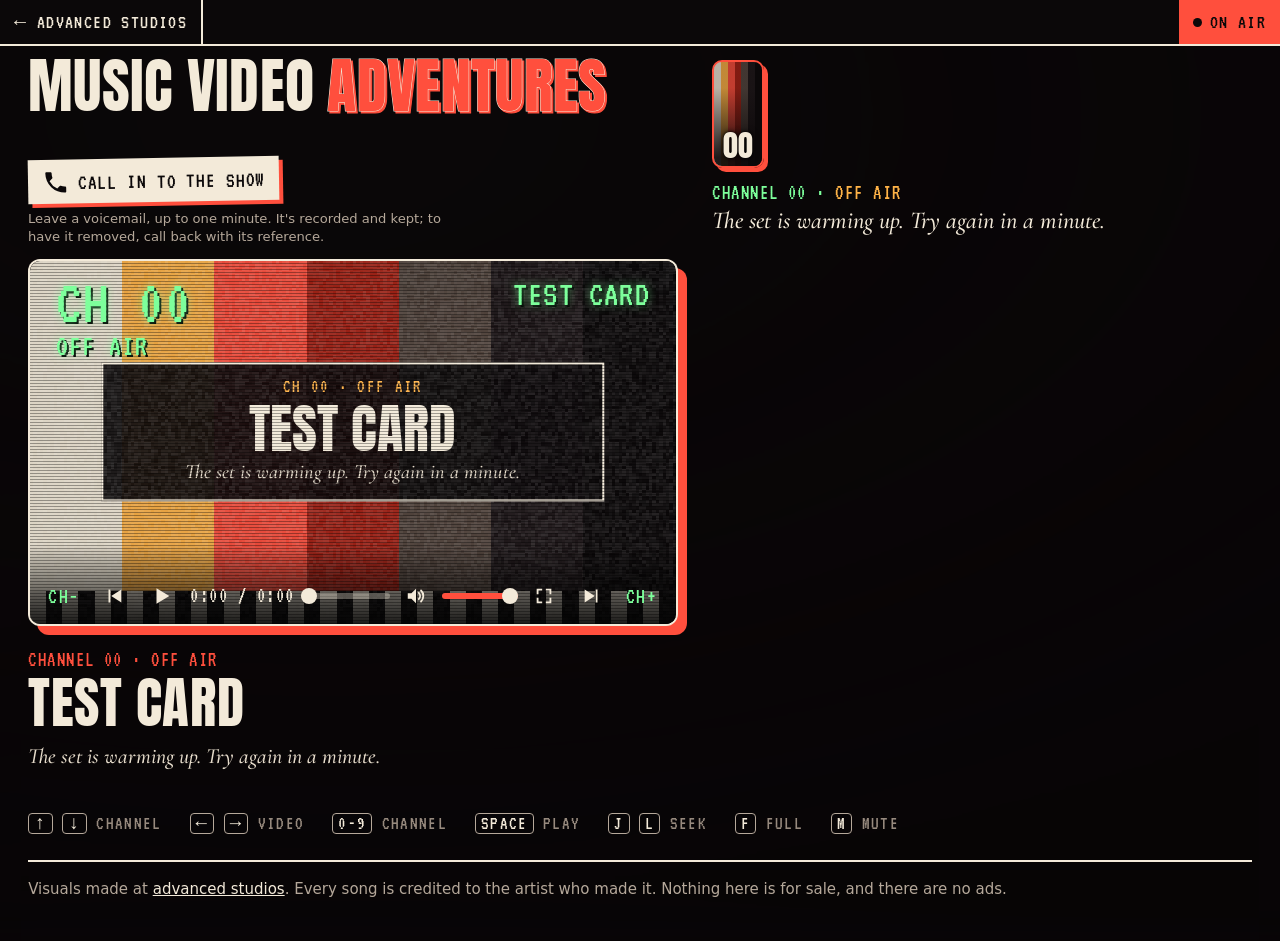
<file: music-videos/index.html>
<!doctype html>
<html lang="en">
<head>
<meta charset="utf-8">
<meta name="viewport" content="width=device-width, initial-scale=1, viewport-fit=cover">
<title>Music Video Adventures · advanced studios</title>
<meta name="description" content="Music videos from advanced studios: each one a whole song with its own visual world. Pick a channel, pick a picture, turn it up.">
<meta property="og:title" content="Music Video Adventures">
<meta property="og:description" content="Each one a whole song with its own visual world. Pick a channel, pick a picture, turn it up.">
<meta name="theme-color" content="#0b0809">
<link rel="icon" href="data:,">
<link rel="preload" href="../fonts/anton-latin-400-normal.woff2" as="font" type="font/woff2" crossorigin>
<link rel="preload" href="../fonts/vt323-latin-400-normal.woff2" as="font" type="font/woff2" crossorigin>
<style>
  /* fonts: self-hosted, SIL OFL 1.1 (see ../fonts/LICENSE.txt) */
  @font-face { font-family: "Anton"; font-style: normal; font-weight: 400; font-display: swap; src: url("../fonts/anton-latin-400-normal.woff2") format("woff2"); }
  @font-face { font-family: "VT323"; font-style: normal; font-weight: 400; font-display: swap; src: url("../fonts/vt323-latin-400-normal.woff2") format("woff2"); }
  @font-face { font-family: "Cormorant"; font-style: italic; font-weight: 500; font-display: swap; src: url("../fonts/cormorant-garamond-latin-500-italic.woff2") format("woff2"); }
  @font-face { font-family: "Marker"; font-style: normal; font-weight: 400; font-display: swap; src: url("../fonts/permanent-marker-latin-400-normal.woff2") format("woff2"); }

  /* THE WALL. A pirate station: one screen, the channels as slabs you can hit, and every video's own
     picture pasted up beside it. The page takes its colour from whatever is on the screen (--hot, --poster).
     Same voices as the front page: Anton is the poster, Cormorant italic is him talking, VT323 is the machine. */
  :root {
    color-scheme: dark;
    --ink: #0b0809; --ink2: #151012; --ink3: #1e1719;
    --bone: #f3ead9; --text: #e6dccb; --dim: #b5a89a; --faint: #978a7e; --rule: #30262a;
    --red: #ff4f3d; --amber: #ffb347; --osd: #7dff9b;
    --hot: var(--red); --poster: none;
    --gut: clamp(12px, 2.2vw, 32px);
  }
  * { box-sizing: border-box; }
  html { -webkit-text-size-adjust: 100%; background: var(--ink); }
  body { margin: 0; color: var(--text); font: 17px/1.55 system-ui, -apple-system, "Segoe UI", Roboto, sans-serif; -webkit-font-smoothing: antialiased; overflow-x: hidden; }
  a { color: inherit; }
  h1, h2, h3, p, ol, ul { margin: 0; padding: 0; }
  ol, ul { list-style: none; }
  img { display: block; }
  button { font: inherit; color: inherit; background: none; border: 0; padding: 0; cursor: pointer; }
  :focus-visible { outline: 3px solid var(--bone); outline-offset: 3px; border-radius: 6px; }
  .vt { font-family: VT323, ui-monospace, monospace; letter-spacing: .07em; text-transform: uppercase; }
  .it { font-family: Cormorant, Georgia, "Times New Roman", serif; font-style: italic; font-weight: 500; }
  .sr { position: absolute; width: 1px; height: 1px; overflow: hidden; clip-path: inset(50%); white-space: nowrap; }
  .wrap { max-width: 1560px; margin: 0 auto; padding: 0 var(--gut); }

  /* the room is lit by the screen */
  .amb { position: fixed; inset: -12%; z-index: -1; background: var(--poster) center / cover no-repeat; filter: blur(64px) saturate(1.9) brightness(.5); opacity: .75; pointer-events: none; }
  .amb { animation: breathe 18s ease-in-out infinite alternate; }
  @keyframes breathe { from { transform: scale(1) rotate(0deg); } to { transform: scale(1.12) rotate(4deg); } }
  .amb::after { content: ""; position: absolute; inset: 0; background: radial-gradient(90% 70% at 30% 20%, transparent 0%, rgba(11, 8, 9, .82) 100%); }

  /* top strip: home, the ticker, on air */
  .bar { display: flex; align-items: stretch; gap: 0; border-bottom: 2px solid var(--bone); background: var(--ink); font-size: 20px; line-height: 1; }
  .bar .home { display: flex; align-items: center; min-height: 44px; padding: 0 14px; text-decoration: none; color: var(--bone); white-space: nowrap; }
  .bar .home:hover { background: var(--bone); color: var(--ink); }
  .bar .live { display: flex; align-items: center; padding: 0 14px; background: var(--hot); color: var(--ink); white-space: nowrap; transition: background .4s; }
  .bar .live i { width: 9px; height: 9px; border-radius: 50%; background: var(--ink); margin-right: 8px; animation: pulse 1.6s ease-in-out infinite; }
  @keyframes pulse { 50% { opacity: .25; } }
  .tick { flex: 1; min-width: 0; overflow: hidden; border-left: 2px solid var(--bone); display: flex; align-items: center; }
  .tick .run { display: flex; flex: none; white-space: nowrap; animation: tick 120s linear infinite; }
  .tick:hover .run { animation-play-state: paused; }
  @keyframes tick { to { transform: translateX(-50%); } }
  .tick button { min-height: 44px; padding: 0 2px 0 0; color: var(--dim); letter-spacing: inherit; text-transform: inherit; }
  .tick button::after { content: "✶"; color: var(--hot); margin: 0 14px; }
  .tick button:hover { color: var(--ink); background: var(--hot); }
  .tick button { color: var(--bone); text-decoration: underline; text-decoration-color: var(--rule); text-underline-offset: 4px; padding-left: 2px; }
  .tick button::after { display: inline-block; text-decoration: none; }

  @media (max-width: 640px) {
    .bar { flex-wrap: wrap; justify-content: space-between; }
    .tick { order: 3; flex: 0 0 100%; border-left: 0; border-top: 2px solid var(--bone); }
    .stats span:nth-child(4) { display: none; }
  }

  /* the deck: the stage on the left, the wall on the right; one column on a phone */
  .deck { display: grid; grid-template-columns: minmax(0, 1.22fr) minmax(0, 1fr); gap: clamp(16px, 2vw, 30px); align-items: start; padding-top: 14px; padding-bottom: 40px; }
  .stage, .side { display: grid; gap: 14px; min-width: 0; }
  @media (min-width: 981px) and (min-height: 700px) { .stage { position: sticky; top: 10px; } }
  @media (max-width: 980px) {
    .deck { grid-template-columns: minmax(0, 1fr); gap: 14px; }
    .stage, .side { display: contents; }
    .mast { order: 1; } .dial { order: 2; } .tv { order: 3; } .remote { order: 4; } .now { order: 5; } .chead { order: 6; } .wall { order: 7; }
  }

  /* the name: the big word is a window onto the picture that is on */
  .mast { container-type: inline-size; }
  .mast h1 { font: 400 9.1cqw/.9 Anton, Impact, sans-serif; text-transform: uppercase; letter-spacing: .005em; color: var(--bone); display: flex; flex-wrap: wrap; gap: 0 .22em; align-items: baseline; }
  .mast h1 .b { color: var(--hot); background: var(--poster) center / cover no-repeat; -webkit-background-clip: text; background-clip: text; -webkit-text-stroke: .018em var(--bone); paint-order: stroke fill; filter: drop-shadow(.045em .045em 0 var(--hot)); }
  .mast h1 .b.pic { color: transparent; background-size: 135% auto; animation: pan 26s ease-in-out infinite alternate; }
  @keyframes pan { from { background-position: 0% 18%; } to { background-position: 100% 82%; } }
  .stats { display: flex; flex-wrap: wrap; gap: 6px 8px; margin-top: 8px; font-size: 20px; line-height: 1; color: var(--ink); min-height: 26px; }
  .stats span { background: var(--bone); padding: 3px 8px 2px; }
  .stats span:nth-child(2n) { background: var(--hot); transition: background .4s; }
  .stats span:nth-child(3) { transform: rotate(-2deg); }
  .stats span:nth-child(4) { transform: rotate(1.5deg); }
  @media (max-width: 980px) {
    .mast h1 { display: block; font-size: 9.6cqw; line-height: .88; }
    .mast h1 span { display: block; }
    .mast h1 .b { font-size: 21.4cqw; margin-top: .03em; }
    .stats { font-size: 18px; }
  }

  /* the channels: slabs, always on the first screen, one hit each */
  .dial ol { display: flex; gap: 10px; align-items: stretch; min-height: 108px; }
  .dial li { flex: 1 1 0; min-width: 0; display: flex; container-type: inline-size; }
  .dial li.off { flex: 0 0 52px; }
  .slab { position: relative; isolation: isolate; overflow: hidden; width: 100%; min-height: 108px; text-align: left; padding: 10px 12px 9px; border: 2px solid var(--bone); border-radius: 10px; background: var(--ink2); display: grid; grid-template-columns: auto minmax(0, 1fr); grid-template-rows: 1fr auto; gap: 0 10px; align-items: end; transition: transform .14s, box-shadow .14s, border-color .2s; }
  .slab .pics { position: absolute; inset: 0; z-index: -1; display: flex; transform: skewX(-9deg) scale(1.18); opacity: .62; transition: opacity .2s; }
  .slab .pics img { flex: 1 1 0; min-width: 0; height: 100%; object-fit: cover; transition: opacity .45s; animation: drift 14s ease-in-out infinite alternate; }
  .slab .pics img:nth-child(2) { animation-delay: -5s; } .slab .pics img:nth-child(3) { animation-delay: -9s; }
  .slab .pics img.out { opacity: 0; }
  @keyframes drift { from { transform: scale(1.12) translateY(-4%); } to { transform: scale(1.12) translateY(4%); } }
  .slab::after { content: ""; position: absolute; inset: 0; z-index: -1; background: linear-gradient(0deg, rgba(11, 8, 9, .92) 8%, rgba(11, 8, 9, .25) 75%); }
  .slab .num { grid-row: 1 / span 2; font: 400 clamp(46px, 5.4vw, 78px)/.8 Anton, Impact, sans-serif; color: transparent; -webkit-text-stroke: 2px var(--bone); }
  .slab .nm { align-self: end; font: 400 clamp(15px, calc((100cqw - 118px) / (var(--n, 8) * .5)), 36px)/.95 Anton, Impact, sans-serif; text-transform: uppercase; letter-spacing: .01em; color: var(--bone); white-space: nowrap; text-shadow: 0 2px 10px #000; }
  .slab .meta { display: flex; flex-wrap: wrap; gap: 4px 8px; align-items: center; font-size: 18px; line-height: 1; color: var(--text); margin-top: 5px; }
  .slab .go { background: var(--bone); color: var(--ink); padding: 3px 7px 2px; white-space: nowrap; }
  .slab .badge { background: var(--red); color: var(--ink); padding: 3px 7px 2px; }
  .slab:hover { transform: translate(-2px, -3px) rotate(-.6deg); box-shadow: 6px 7px 0 var(--bone); }
  .slab:hover .pics { opacity: .9; }
  .slab[aria-current=true] { border-color: var(--hot); box-shadow: 6px 6px 0 var(--hot); }
  .slab[aria-current=true] .pics { opacity: .95; }
  .slab[aria-current=true] .num { color: var(--hot); -webkit-text-stroke-color: var(--ink); }
  .slab[aria-current=true] .go { background: var(--hot); }
  .slab[aria-current=true] .go::before { content: ""; display: inline-block; width: 8px; height: 8px; border-radius: 50%; background: var(--ink); margin-right: 6px; animation: pulse 1.6s ease-in-out infinite; }
  .slab.off { padding: 8px 4px; display: flex; flex-direction: column; justify-content: flex-end; align-items: center; gap: 4px; border-color: var(--bone); background: linear-gradient(90deg, #f3ead9 0 14.3%, #ffb347 0 28.6%, #ff4f3d 0 42.9%, #a82215 0 57.2%, #54463f 0 71.5%, #1e1719 0 85.8%, #0b0809 0); }
  .slab.off .num { font-size: 30px; color: var(--bone); -webkit-text-stroke: 0; text-shadow: 0 0 6px #000, 0 0 2px #000; }
  .slab.off[aria-current=true] { border-color: var(--hot); box-shadow: 4px 4px 0 var(--hot); }
  @media (max-width: 980px) { .slab { min-height: 92px; padding: 8px 9px 8px; } .dial ol { gap: 8px; min-height: 92px; } .dial li.off { flex-basis: 46px; } .slab .meta { font-size: 17px; } }
  @media (max-width: 480px) { .slab { grid-template-columns: minmax(0, 1fr); grid-template-rows: auto 1fr; min-height: 104px; padding-top: 0; } .slab .num { grid-row: auto; justify-self: start; align-self: start; margin-left: -9px; font-size: 26px; line-height: 1; padding: 4px 9px 3px; background: var(--bone); color: var(--ink); -webkit-text-stroke: 0; border-radius: 0 0 8px 0; } .slab[aria-current=true] .num { background: var(--hot); color: var(--ink); } .slab .tx { align-self: end; } .slab.off .num { margin: 0; background: none; color: var(--bone); padding: 0; font-size: 28px; } .slab .nm { font-size: clamp(15px, calc((100cqw - 22px) / (var(--n, 8) * .5)), 30px); } }

  /* the set */
  .tv { position: relative; aspect-ratio: 16 / 9; background: #000; border-radius: 10px; overflow: hidden; isolation: isolate; touch-action: none; user-select: none; -webkit-user-select: none;
    box-shadow: 0 0 0 2px var(--bone), 9px 9px 0 2px var(--hot); margin: 2px 11px 11px 2px; transition: box-shadow .4s; }
  .tv:fullscreen { border-radius: 0; box-shadow: none; aspect-ratio: auto; width: 100vw; height: 100vh; margin: 0; }
  .tv > video, .tv > .card, .tv > .roll, .tv > canvas, .tv > .scan, .tv > .fade { position: absolute; inset: 0; width: 100%; height: 100%; }
  .tv > video { object-fit: contain; background: #000; }
  .tv > video[hidden], .tv > .card[hidden] { display: none; }
  @media (max-width: 980px) { .tv { box-shadow: 0 0 0 2px var(--bone), 6px 6px 0 2px var(--hot); margin: 2px 8px 8px 2px; } }

  /* the stand-by card: our own bars, not anyone's test pattern */
  .card { display: grid; grid-template-rows: 1fr auto; background: #0d0a0b; container-type: size; }
  .card .bars { display: grid; grid-template-columns: repeat(7, 1fr); opacity: .9; }
  .card .bars i:nth-child(1) { background: #f3ead9; } .card .bars i:nth-child(2) { background: #ffb347; }
  .card .bars i:nth-child(3) { background: #ff4f3d; } .card .bars i:nth-child(4) { background: #a82215; }
  .card .bars i:nth-child(5) { background: #54463f; } .card .bars i:nth-child(6) { background: #1e1719; }
  .card .bars i:nth-child(7) { background: #0b0809; }
  .card .strip { height: 9cqh; background: repeating-linear-gradient(90deg, #f3ead9 0 2.5cqw, #0b0809 2.5cqw 5cqw); opacity: .8; }
  .card .plate { position: absolute; left: 50%; top: 47%; transform: translate(-50%, -50%); width: min(78cqw, 150cqh); background: rgba(11, 8, 9, .93); border: 2px solid var(--bone); padding: 4cqh 4cqw; text-align: center; display: grid; gap: 1.6cqh; }
  .card .plate .k { font-size: clamp(14px, 5.2cqh, 30px); color: var(--amber); line-height: 1; }
  .card .plate .h { font: 400 clamp(26px, 15cqh, 96px)/.95 Anton, Impact, sans-serif; text-transform: uppercase; color: var(--bone); overflow-wrap: anywhere; }
  .card .plate .l { font-size: clamp(15px, 5.6cqh, 30px); line-height: 1.18; color: var(--text); }

  /* the flip: a rolling picture under snow */
  .roll { opacity: 0; pointer-events: none; background-color: #000; background-repeat: repeat-y, repeat-y; background-size: 100% var(--h, 400px), 100% var(--h, 400px); z-index: 3; }
  .tv.flip .roll { opacity: 1; animation: roll .84s cubic-bezier(.3, .55, .35, 1) both; filter: saturate(1.5) contrast(1.15); }
  @keyframes roll {
    0%   { background-position: 0 calc(var(--h) * 2.6), 0 calc(var(--h) * 2.6); transform: skewX(-5deg) scaleX(1.05); }
    82%  { background-position: 0 calc(var(--h) * -0.05), 0 calc(var(--h) * -0.05); transform: skewX(.8deg); }
    100% { background-position: 0 0, 0 0; transform: none; }
  }
  .tv > canvas { z-index: 4; opacity: 0; pointer-events: none; image-rendering: pixelated; transition: opacity .28s linear; mix-blend-mode: screen; }
  .tv.idle > canvas { opacity: .11; }
  .tv.flip.flip > canvas { transition: none; mix-blend-mode: normal; animation: snowfade .86s linear both; }
  @keyframes snowfade { 0% { opacity: 1; } 14% { opacity: 1; } 30% { opacity: .42; } 100% { opacity: .18; } }
  .tv.flip .big, .tv.flip .spin { display: none; }
  .scan { z-index: 5; pointer-events: none; opacity: 0; transition: opacity .4s; background: repeating-linear-gradient(0deg, rgba(0, 0, 0, .34) 0 1px, transparent 1px 3px); }
  .tv.flip .scan, .tv.idle .scan { opacity: 1; }
  .tv.flick > canvas { transition: none; mix-blend-mode: normal; animation: snowflick .32s linear both; }
  .tv.flick > video, .tv.flick > .card { animation: jolt .32s steps(4, end) both; }
  .tv.flick .scan { opacity: 1; }
  .tv.flick .big, .tv.flick .spin { display: none; }
  @keyframes snowflick { 0% { opacity: .9; } 60% { opacity: .55; } 100% { opacity: 0; } }
  @keyframes jolt { 0% { transform: translateY(9%) skewX(-3deg); filter: brightness(1.6) saturate(1.6); } 50% { transform: translateY(-4%); } 100% { transform: none; filter: none; } }
  .fade { z-index: 4; background: #000; opacity: 0; pointer-events: none; transition: opacity .25s linear; }
  .tv.xfade .fade { opacity: 1; }
  .tv.xfade .big, .tv.xfade .spin, .tv.hold .big, .tv.hold .spin, .tv.wait .big, .tv.wait .spin { display: none; }
  /* waiting for a video's first frame: its poster stays up, with a little static, and the badge stays on */
  .tv.wait.flick .roll, .tv.wait.hold .roll { opacity: 1; }
  .tv.wait .osd { opacity: 1; }
  .tv.wait.flick > canvas { animation-name: snowflickhold; }
  @keyframes snowflickhold { 0% { opacity: .9; } 60% { opacity: .55; } 100% { opacity: .18; } }

  /* on-screen display */
  .osd { position: absolute; z-index: 7; top: 4.5%; left: 4%; right: 4%; display: flex; justify-content: space-between; align-items: flex-start; gap: 12px; pointer-events: none; opacity: 0; transition: opacity .35s; color: var(--osd); text-shadow: 0 0 8px rgba(125, 255, 155, .65), 2px 2px 0 #000; }
  .tv.osd-on .osd, .tv.ctl-on .osd, .tv.flip .osd, .tv.flick .osd { opacity: 1; }
  .osd .l { display: grid; gap: 4px; }
  .osd .nm { font-size: clamp(18px, 2.4vw, 30px); line-height: .9; }
  .osd .ch { font-size: clamp(30px, 5vw, 64px); line-height: .8; white-space: nowrap; }
  .osd .who { text-align: right; display: grid; gap: 2px; min-width: 0; }
  .osd .t { font-size: clamp(20px, 2.8vw, 36px); line-height: .9; overflow-wrap: anywhere; }
  .osd .a { font-size: clamp(16px, 2vw, 24px); line-height: 1; opacity: .85; }
  .osd .hid { color: var(--red); text-shadow: 0 0 8px rgba(255, 79, 61, .7), 2px 2px 0 #000; }

  /* the play button. On a video with a warning it carries the warning: nothing moves until it is pressed. */
  .big { position: absolute; z-index: 6; left: 50%; top: 50%; transform: translate(-50%, -50%); min-width: clamp(64px, 8vw, 104px); height: clamp(64px, 8vw, 104px); max-width: 88%; border-radius: 999px; background: var(--hot); border: 3px solid var(--ink); box-shadow: 4px 4px 0 var(--ink); display: flex; align-items: center; justify-content: center; gap: 10px; color: var(--ink); transition: transform .15s, background .3s; }
  .big:hover { transform: translate(-50%, -50%) scale(1.07) rotate(-3deg); }
  .big svg { flex: none; width: clamp(26px, 3.3vw, 42px); height: clamp(26px, 3.3vw, 42px); margin-left: 5%; fill: var(--ink); }
  .big span { display: none; }
  .big.warn { height: auto; min-height: 60px; padding: 8px 20px 8px 14px; background: var(--amber); border-radius: 14px; }
  .big.warn svg { margin-left: 0; width: 30px; height: 30px; }
  .big.warn span { display: block; font-size: clamp(19px, 2vw, 26px); line-height: 1; text-align: left; }
  .big.warn span small { display: block; font-size: .8em; opacity: .8; margin-top: 3px; }
  .big[hidden] { display: none; }
  @media (max-width: 640px) { .tv:has(.big.warn:not([hidden])) .osd .who { display: none; } }
  .side:has(.wall:empty) .scrawl { display: none; }
  .spin { position: absolute; z-index: 6; inset: 0; margin: auto; width: 46px; height: 46px; border-radius: 50%; border: 3px solid rgba(243, 234, 217, .25); border-top-color: var(--bone); animation: spin .8s linear infinite; pointer-events: none; }
  .spin[hidden] { display: none; }
  @keyframes spin { to { transform: rotate(360deg); } }

  /* controls */
  .ctl { position: absolute; z-index: 8; left: 0; right: 0; bottom: 0; padding: 30px 10px 6px; display: grid; grid-template-columns: auto auto auto auto minmax(40px, 1fr) auto auto auto auto auto; align-items: center; gap: 4px 4px;
    background: linear-gradient(transparent, rgba(0, 0, 0, .86)); opacity: 0; transform: translateY(8px); transition: opacity .25s, transform .25s; pointer-events: none; }
  .tv.ctl-on .ctl { opacity: 1; transform: none; pointer-events: auto; }
  .ctl button { width: 44px; height: 44px; border-radius: 8px; display: grid; place-items: center; }
  .ctl button:hover { background: rgba(243, 234, 217, .16); }
  .ctl svg { width: 22px; height: 22px; fill: var(--bone); }
  .ctl .time { font-size: 21px; color: var(--bone); white-space: nowrap; min-width: 5.2em; text-align: center; }
  .ctl input[type=range] { -webkit-appearance: none; appearance: none; background: transparent; height: 44px; margin: 0; cursor: pointer; min-width: 0; width: 100%; touch-action: none; }
  .ctl input[type=range]::-webkit-slider-runnable-track { height: 6px; border-radius: 3px; background: linear-gradient(90deg, var(--hot) var(--p, 0%), rgba(243, 234, 217, .34) var(--p, 0%)); }
  .ctl input[type=range]::-moz-range-track { height: 6px; border-radius: 3px; background: rgba(243, 234, 217, .34); }
  .ctl input[type=range]::-moz-range-progress { height: 6px; border-radius: 3px; background: var(--hot); }
  .ctl input[type=range]::-webkit-slider-thumb { -webkit-appearance: none; width: 16px; height: 16px; border-radius: 50%; background: var(--bone); margin-top: -5px; }
  .ctl input[type=range]::-moz-range-thumb { width: 16px; height: 16px; border: 0; border-radius: 50%; background: var(--bone); }
  .ctl #vol { width: 76px; }
  .ctl .chb { font-size: 22px; width: auto; min-width: 44px; padding: 0 8px; color: var(--osd); }
  /* a phone: one row on the picture (play, seek, mute, full); channel and video buttons sit under the set */
  @media (max-width: 640px) {
    .ctl { grid-template-columns: auto minmax(40px, 1fr) auto auto; padding: 22px 6px 2px; gap: 0 2px; }
    .ctl #vol, .ctl #chdn, .ctl #chup, .ctl #prev, .ctl #next { display: none; }
    .ctl .time { position: absolute; right: 12px; top: 4px; font-size: 18px; min-width: 0; text-shadow: 1px 1px 0 #000; }
  }
  .remote { display: none; }
  @media (max-width: 640px) {
    .remote { display: grid; grid-template-columns: repeat(4, minmax(0, 1fr)); gap: 8px; font-size: 20px; line-height: 1; }
    .remote button { min-height: 46px; border: 2px solid var(--bone); border-radius: 8px; background: var(--ink2); color: var(--bone); letter-spacing: inherit; text-transform: inherit; }
    .remote button:active { background: var(--hot); color: var(--ink); transform: translate(2px, 2px); }
  }

  /* under the screen: what is on */
  .now { display: grid; gap: 7px; }
  .now .k { font-size: 21px; color: var(--hot); line-height: 1; transition: color .4s; }
  .now .k .hid { color: var(--red); }
  .now h2 { font: 400 clamp(34px, 4.3vw, 66px)/.94 Anton, Impact, sans-serif; text-transform: uppercase; color: var(--bone); letter-spacing: .01em; }
  .now .credit { color: var(--text); font-size: 16px; }
  .now .credit b { font-weight: 650; color: var(--bone); }
  .now .concept { font-size: clamp(20px, 1.7vw, 25px); line-height: 1.22; color: var(--text); max-width: 36em; }
  .warn { font-size: 19px; line-height: 1; color: var(--ink); background: var(--amber); border-radius: 4px; padding: 4px 8px 3px; justify-self: start; }
  .warn[hidden] { display: none; }
  .note { color: var(--dim); max-width: 44em; font-size: 16px; border-left: 3px solid var(--hot); padding-left: 12px; margin-top: 4px; }
  .note .lk { color: var(--bone); text-decoration: underline; text-underline-offset: 3px; min-height: 44px; }
  .note .lk:hover { color: var(--amber); }
  .note[hidden] { display: none; }

  /* the wall: the channel that is on, as its own pictures */
  .chead { display: grid; gap: 4px; }
  .chead .chtag { font-size: 21px; color: var(--osd); line-height: 1; }
  .chead .chtag b { font-weight: 400; color: var(--amber); }
  .chead .voice { font-size: clamp(21px, 1.9vw, 27px); line-height: 1.18; color: var(--bone); max-width: 30em; }
  .chead .voice em { font-style: normal; font-family: Anton, Impact, sans-serif; font-size: .78em; letter-spacing: .04em; color: var(--amber); }
  .chead .voice:empty { display: none; }
  .chead .scrawl { font: 400 19px/1 Marker, "Comic Sans MS", cursive; color: var(--hot); transform: rotate(-2deg); transform-origin: left; margin-top: 4px; transition: color .4s; }
  .wall { display: grid; grid-template-columns: repeat(3, minmax(0, 1fr)); gap: 10px; }
  @media (max-width: 1180px) { .wall { grid-template-columns: repeat(2, minmax(0, 1fr)); } }
  @media (max-width: 980px) and (min-width: 620px) { .wall { grid-template-columns: repeat(4, minmax(0, 1fr)); } }
  .wall li { min-width: 0; animation: slap .34s cubic-bezier(.2, 1.3, .4, 1) both; animation-delay: calc(var(--i, 0) * 16ms); }
  @keyframes slap { from { opacity: 0; transform: translateY(16px) rotate(-3deg) scale(.93); } }
  .wall li:nth-child(5n+1) .tile { rotate: -.55deg; } .wall li:nth-child(7n+3) .tile { rotate: .6deg; } .wall li:nth-child(4n) .tile { rotate: .3deg; }
  .wall li.long { grid-column: span 2; }
  .tile { --c: var(--bone); position: relative; display: block; width: 100%; aspect-ratio: 16 / 9; overflow: hidden; border-radius: 6px; background: #000; text-align: left; isolation: isolate; outline: 1px solid rgba(243, 234, 217, .16); outline-offset: -1px; transition: transform .14s, box-shadow .14s; }
  .long .tile { aspect-ratio: auto; height: 100%; min-height: 90px; }
  .tile img { position: absolute; inset: 0; width: 100%; height: 100%; object-fit: cover; z-index: -2; transition: transform .5s; }
  .tile video { position: absolute; inset: 0; width: 100%; height: 100%; object-fit: cover; z-index: -2; opacity: 0; transition: opacity .3s; pointer-events: none; }
  .tile video.on { opacity: 1; }
  .tile.bars { background: linear-gradient(90deg, #f3ead9 0 14.3%, #ffb347 0 28.6%, #ff4f3d 0 42.9%, #a82215 0 57.2%, #54463f 0 71.5%, #1e1719 0 85.8%, #0b0809 0); }
  .tile::after { content: ""; position: absolute; inset: 0; z-index: -1; background: linear-gradient(0deg, rgba(5, 3, 4, .9) 0%, rgba(5, 3, 4, .35) 38%, transparent 62%); }
  .tile .tx { position: absolute; left: 8px; right: 8px; bottom: 6px; display: grid; gap: 1px; }
  .tile .tt { font: 400 clamp(16px, 1.35vw, 21px)/1 Anton, Impact, sans-serif; text-transform: uppercase; letter-spacing: .015em; color: var(--bone); text-shadow: 0 1px 6px #000; overflow-wrap: anywhere; }
  .tile .ar { font-size: 16px; line-height: 1; color: var(--text); text-shadow: 0 1px 4px #000; }
  .tile .ar:empty { display: none; }
  .long .tile .tt { font-size: clamp(18px, 1.7vw, 27px); }
  .tile .top { position: absolute; left: 6px; right: 6px; top: 6px; display: flex; justify-content: space-between; align-items: flex-start; gap: 6px; font-size: 16px; line-height: 1; }
  .tile .d { margin-left: auto; background: rgba(5, 3, 4, .8); color: var(--bone); padding: 2px 5px 1px; border-radius: 3px; white-space: nowrap; }
  .tile .wn { background: var(--amber); color: var(--ink); padding: 2px 5px 1px; border-radius: 3px; }
  .tile .lp { background: var(--bone); color: var(--ink); padding: 2px 5px 1px; border-radius: 3px; white-space: nowrap; }
  .tile:hover, .tile:focus-visible { transform: translate(-3px, -3px) rotate(-1.2deg); box-shadow: 6px 6px 0 var(--c); z-index: 2; }
  .tile:hover img { transform: scale(1.08); }
  .tile[aria-current=true] { box-shadow: 0 0 0 3px var(--ink), 0 0 0 6px var(--c); z-index: 1; }
  .tile[aria-current=true]:hover { box-shadow: 0 0 0 3px var(--ink), 0 0 0 6px var(--c), 9px 9px 0 3px var(--c); }
  .tile[aria-current=true] .tt::before { content: "▶ "; color: var(--c); }
  .wall li:nth-child(4n+2) .tile:hover { transform: translate(-3px, -3px) rotate(1deg); }

  .keys { font-size: 19px; color: var(--faint); line-height: 1.5; padding-bottom: 22px; }
  .keys b { font-weight: 400; color: var(--bone); border: 1px solid var(--dim); border-radius: 4px; padding: 0 5px; }
  @media (pointer: coarse) { .keys .kb { display: none; } }
  @media not (pointer: coarse) { .keys .tp { display: none; } }

  /* the take-down form */
  dialog.td { width: min(560px, calc(100vw - 24px)); max-height: calc(100dvh - 24px); overflow: auto; background: var(--ink2); color: var(--text); border: 2px solid var(--bone); border-radius: 12px; padding: 22px; box-shadow: 8px 8px 0 var(--hot); }
  dialog.td::backdrop { background: rgba(5, 3, 4, .8); }
  .td h2 { font: 400 30px/1 Anton, Impact, sans-serif; text-transform: uppercase; color: var(--bone); margin-bottom: 8px; }
  .td p { color: var(--dim); font-size: 16px; margin-bottom: 14px; }
  .td label { display: grid; gap: 5px; margin-bottom: 12px; font-size: 15px; color: var(--dim); }
  .td input, .td select, .td textarea { font: inherit; font-size: 16px; color: var(--bone); background: var(--ink); border: 1px solid var(--rule); border-radius: 8px; padding: 10px; width: 100%; min-height: 44px; }
  .td textarea { min-height: 110px; resize: vertical; }
  .td .hp { position: absolute; left: -9999px; width: 1px; height: 1px; overflow: hidden; }
  .td .row { display: flex; gap: 10px; align-items: center; justify-content: flex-end; flex-wrap: wrap; }
  .td .row .m { margin-right: auto; color: var(--amber); font-size: 15px; }
  .td .btn { min-height: 44px; padding: 10px 18px; border-radius: 8px; border: 1px solid var(--dim); color: var(--text); }
  .td .btn.go { background: var(--red); border-color: var(--red); color: #0b0809; font-weight: 650; }
  .td .btn[disabled] { opacity: .5; }

  footer { border-top: 2px solid var(--bone); padding-top: 16px; padding-bottom: 40px; color: var(--dim); font-size: 15px; display: grid; gap: 6px; }
  footer a { color: var(--bone); display: inline-block; padding: 12px 0; margin: -12px 0; }
  noscript p { padding: 16px; border: 2px solid var(--bone); border-radius: 10px; margin: 14px 0; }

  @media (prefers-reduced-motion: reduce) {
    .tv.flip .roll { animation: none; opacity: 0; }
    .tv.flip.flip > canvas { animation: none; opacity: 0; }
    .tv.flip .scan, .tv.flick .scan { opacity: 0; }
    .tv.flick > canvas, .tv.flick > video, .tv.flick > .card, .tv.wait.flick > canvas { animation: none; }
    .spin { animation-duration: 2.4s; }
    .tick .run, .bar .live i, .slab[aria-current=true] .go::before { animation: none; }
    .tick { overflow-x: auto; }
    .big:hover { transform: translate(-50%, -50%); }
    .tile, .tile img, .slab { transition: none; }
    .wall li, .mast h1 .b.pic, .slab .pics img, .amb { animation: none; }
    .tile:hover, .tile:focus-visible, .wall li:nth-child(4n+2) .tile:hover, .slab:hover { transform: none; }
    .tile:hover img { transform: none; }
  }
</style>
<link rel="stylesheet" href="/callin/callin.css?v=abc8b56019">
</head>
<body>
<div class="amb" aria-hidden="true"></div>
<header class="bar vt">
  <a class="home" href="/">&larr; advanced studios</a>
  <div class="tick" aria-hidden="true"><div class="run" id="tick"></div></div>
  <span class="live"><i></i>on air</span>
</header>

<main class="wrap">
  <noscript><p>This page needs JavaScript to tune the channels.</p></noscript>

  <div class="deck">
    <section class="stage" aria-label="The player">
      <div class="mast">
        <h1 id="h"><span class="a">Music Video</span> <span class="b" id="hb">Adventures</span></h1>
        <p class="stats vt" id="stats" aria-live="off"></p>
        <div class="callin callin-mv" hidden>
          <button type="button" class="callin-btn vt" data-callin><svg class="ci-ico" viewBox="0 0 24 24" aria-hidden="true"><path fill="currentColor" d="M6.6 10.8a15.1 15.1 0 0 0 6.6 6.6l2.2-2.2c.3-.3.7-.4 1-.2 1.1.4 2.3.6 3.6.6.6 0 1 .4 1 1V20c0 .6-.4 1-1 1A17 17 0 0 1 3 4c0-.6.4-1 1-1h3.5c.6 0 1 .4 1 1 0 1.3.2 2.5.6 3.6.1.3 0 .7-.2 1z"/></svg>Call in to the show</button>
          <p class="callin-note">Leave a voicemail, up to one minute. It's recorded and kept; to have it removed, call back with its reference.</p>
        </div>
      </div>

      <div class="tv ctl-on" id="tv" tabindex="0" role="region" aria-label="Video player. Arrow up and down change channel, left and right change video, space plays and pauses, J and L seek, F is fullscreen, M mutes.">
        <video id="vid" playsinline preload="none" hidden></video>
        <div class="card" id="card" hidden>
          <div class="bars"><i></i><i></i><i></i><i></i><i></i><i></i><i></i></div>
          <div class="strip"></div>
          <div class="plate"><p class="k vt" id="cardk"></p><p class="h" id="cardh"></p><p class="l it" id="cardl"></p></div>
        </div>
        <div class="roll" id="roll"></div>
        <div class="fade"></div>
        <canvas id="snow" width="192" height="108" aria-hidden="true"></canvas>
        <div class="scan"></div>
        <div class="osd vt" aria-hidden="true"><span class="l"><span class="ch" id="osdch"></span><span class="nm" id="osdn"></span></span><span class="who"><span class="t" id="osdt"></span><span class="a" id="osda"></span></span></div>
        <div class="spin" id="spin" hidden></div>
        <button class="big" id="big" aria-label="Play" hidden><svg viewBox="0 0 24 24" aria-hidden="true"><path d="M6 3.5v17l14-8.5z"/></svg><span class="vt" id="bigw"></span></button>
        <div class="ctl" id="ctl">
          <button id="chdn" class="chb vt" aria-label="Channel down" title="Channel down (arrow down)">CH&minus;</button>
          <button id="prev" aria-label="Previous video" title="Previous video (arrow left)"><svg viewBox="0 0 24 24"><path d="M6 5h2v14H6zM20 5v14L9 12z"/></svg></button>
          <button id="pp" aria-label="Play" title="Play / pause (space)"><svg viewBox="0 0 24 24"><path id="ppi" d="M6 3.5v17l14-8.5z"/></svg></button>
          <span class="time vt" id="time">0:00 / 0:00</span>
          <input type="range" id="seek" min="0" max="1000" value="0" step="1" aria-label="Seek">
          <button id="mute" aria-label="Mute" title="Mute (M)"><svg viewBox="0 0 24 24"><path id="mi" d="M3 9v6h4l5 5V4L7 9H3z"/><path id="mw" d="M15 8.5a5 5 0 0 1 0 7M17.5 6a8.5 8.5 0 0 1 0 12" fill="none" stroke="#f3ead9" stroke-width="2" stroke-linecap="round"/></svg></button>
          <input type="range" id="vol" min="0" max="100" value="100" step="1" aria-label="Volume">
          <button id="fs" aria-label="Fullscreen" title="Fullscreen (F)"><svg viewBox="0 0 24 24"><path d="M4 4h6v2H6v4H4V4zm10 0h6v6h-2V6h-4V4zM4 14h2v4h4v2H4v-6zm14 0h2v6h-6v-2h4v-4z"/></svg></button>
          <button id="next" aria-label="Next video" title="Next video (arrow right)"><svg viewBox="0 0 24 24"><path d="M16 5h2v14h-2zM4 5v14l11-7z"/></svg></button>
          <button id="chup" class="chb vt" aria-label="Channel up" title="Channel up (arrow up)">CH+</button>
        </div>
      </div>

      <div class="remote vt" id="remote" role="group" aria-label="Channel and video">
        <button type="button" data-act="chdn" aria-label="Channel down">CH&minus;</button>
        <button type="button" data-act="prev" aria-label="Previous video">&#9664; Prev</button>
        <button type="button" data-act="next" aria-label="Next video">Next &#9654;</button>
        <button type="button" data-act="chup" aria-label="Channel up">CH+</button>
      </div>

      <div class="now" aria-live="polite">
        <p class="k vt" id="nowk"></p>
        <h2 id="nowt"></h2>
        <p class="credit" id="nowc"></p>
        <p class="concept it" id="nowd"></p>
        <p class="warn vt" id="noww" hidden></p>
        <p class="note" id="notice" hidden></p>
      </div>
    </section>

    <aside class="side" aria-label="Channels and videos">
      <nav class="dial" aria-label="Channels"><ol id="dial"></ol></nav>
      <div class="chead">
        <p class="chtag vt" id="chtag" hidden><span id="chtagn"></span> &middot; <b id="chname"></b></p>
        <p class="voice it" id="voice"></p>
        <p class="scrawl" aria-hidden="true">pick a picture. turn it up. &darr;</p>
      </div>
      <ol class="wall" id="wall" aria-label="Videos on this channel"></ol>
    </aside>
  </div>

  <p class="keys vt">
    <span class="kb"><b>&uarr;</b> <b>&darr;</b> channel &nbsp; <b>&larr;</b> <b>&rarr;</b> video &nbsp; <b>0-9</b> channel &nbsp; <b>space</b> play &nbsp; <b>J</b> <b>L</b> seek &nbsp; <b>F</b> full &nbsp; <b>M</b> mute</span>
    <span class="tp">swipe up or down on the screen: channel &middot; left or right: video &middot; tap: controls</span>
  </p>

  <footer>
    <p>Visuals made at <a href="/">advanced studios</a>. Every song is credited to the artist who made it. Nothing here is for sale, and there are no ads.</p>
  </footer>
</main>

<dialog class="td" id="td" aria-labelledby="tdh">
  <form id="tdf">
    <h2 id="tdh">Want one taken down?</h2>
    <p>If a song here is yours, or you speak for the artist, say which one and it will be looked at. Nothing you write here is shown on the site.</p>
    <label>Which video <select id="tdv" required></select></label>
    <label>Your name or organisation <input id="tdn" maxlength="120" autocomplete="name"></label>
    <label>Where to reply to you <input id="tdc" maxlength="200" required autocomplete="email"></label>
    <label>Message <textarea id="tdm" maxlength="2000" required></textarea></label>
    <label class="hp" aria-hidden="true">Leave this empty <input id="tdw" tabindex="-1" autocomplete="off"></label>
    <div class="row"><span class="m" id="tdmsg" role="status"></span><button type="button" class="btn" id="tdx">Cancel</button><button type="submit" class="btn go" id="tdsend">Send</button></div>
  </form>
  <div id="tddone" hidden>
    <h2>Thanks, we'll look at it.</h2>
    <div class="row"><button type="button" class="btn go" id="tdok">Close</button></div>
  </div>
</dialog>

<script src="app.js?v=2346814764" defer></script>
<script src="/callin/callin.js?v=abc8b56019" defer></script>
</body>
</html>
</file>
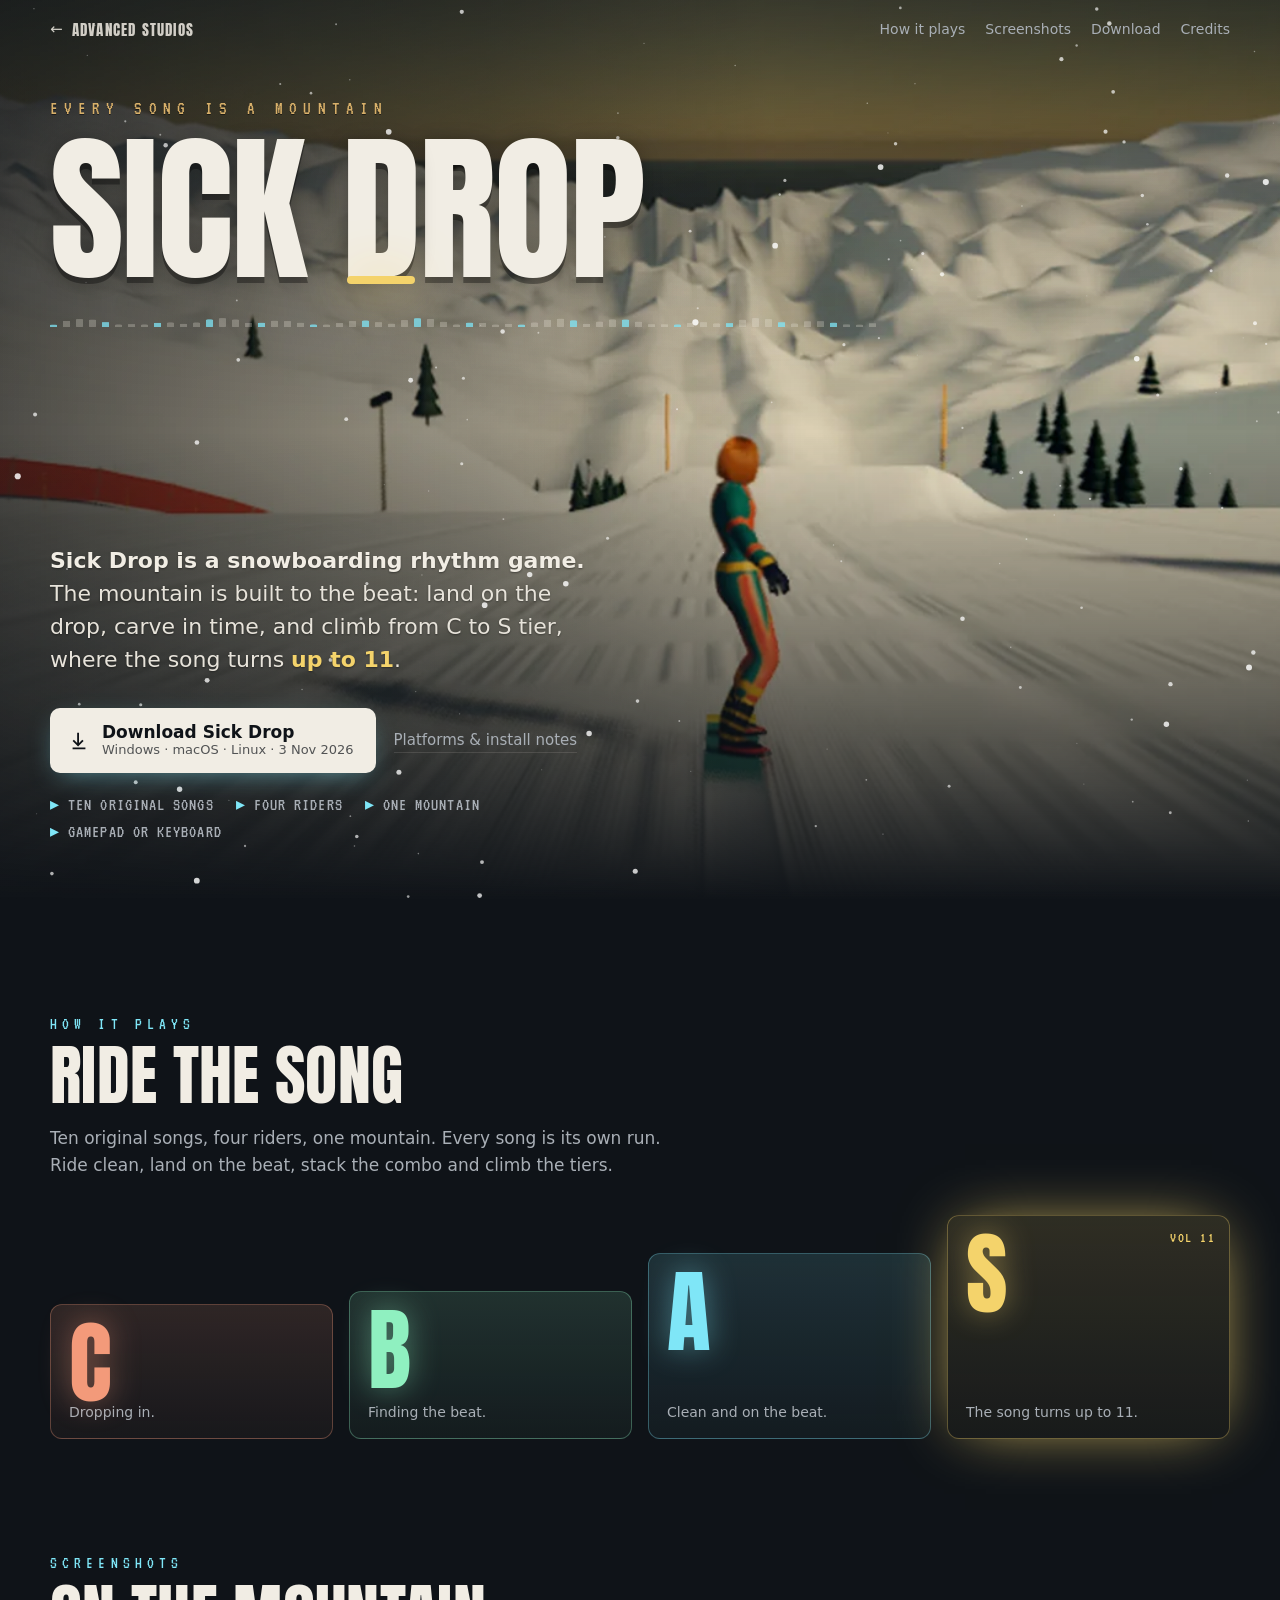
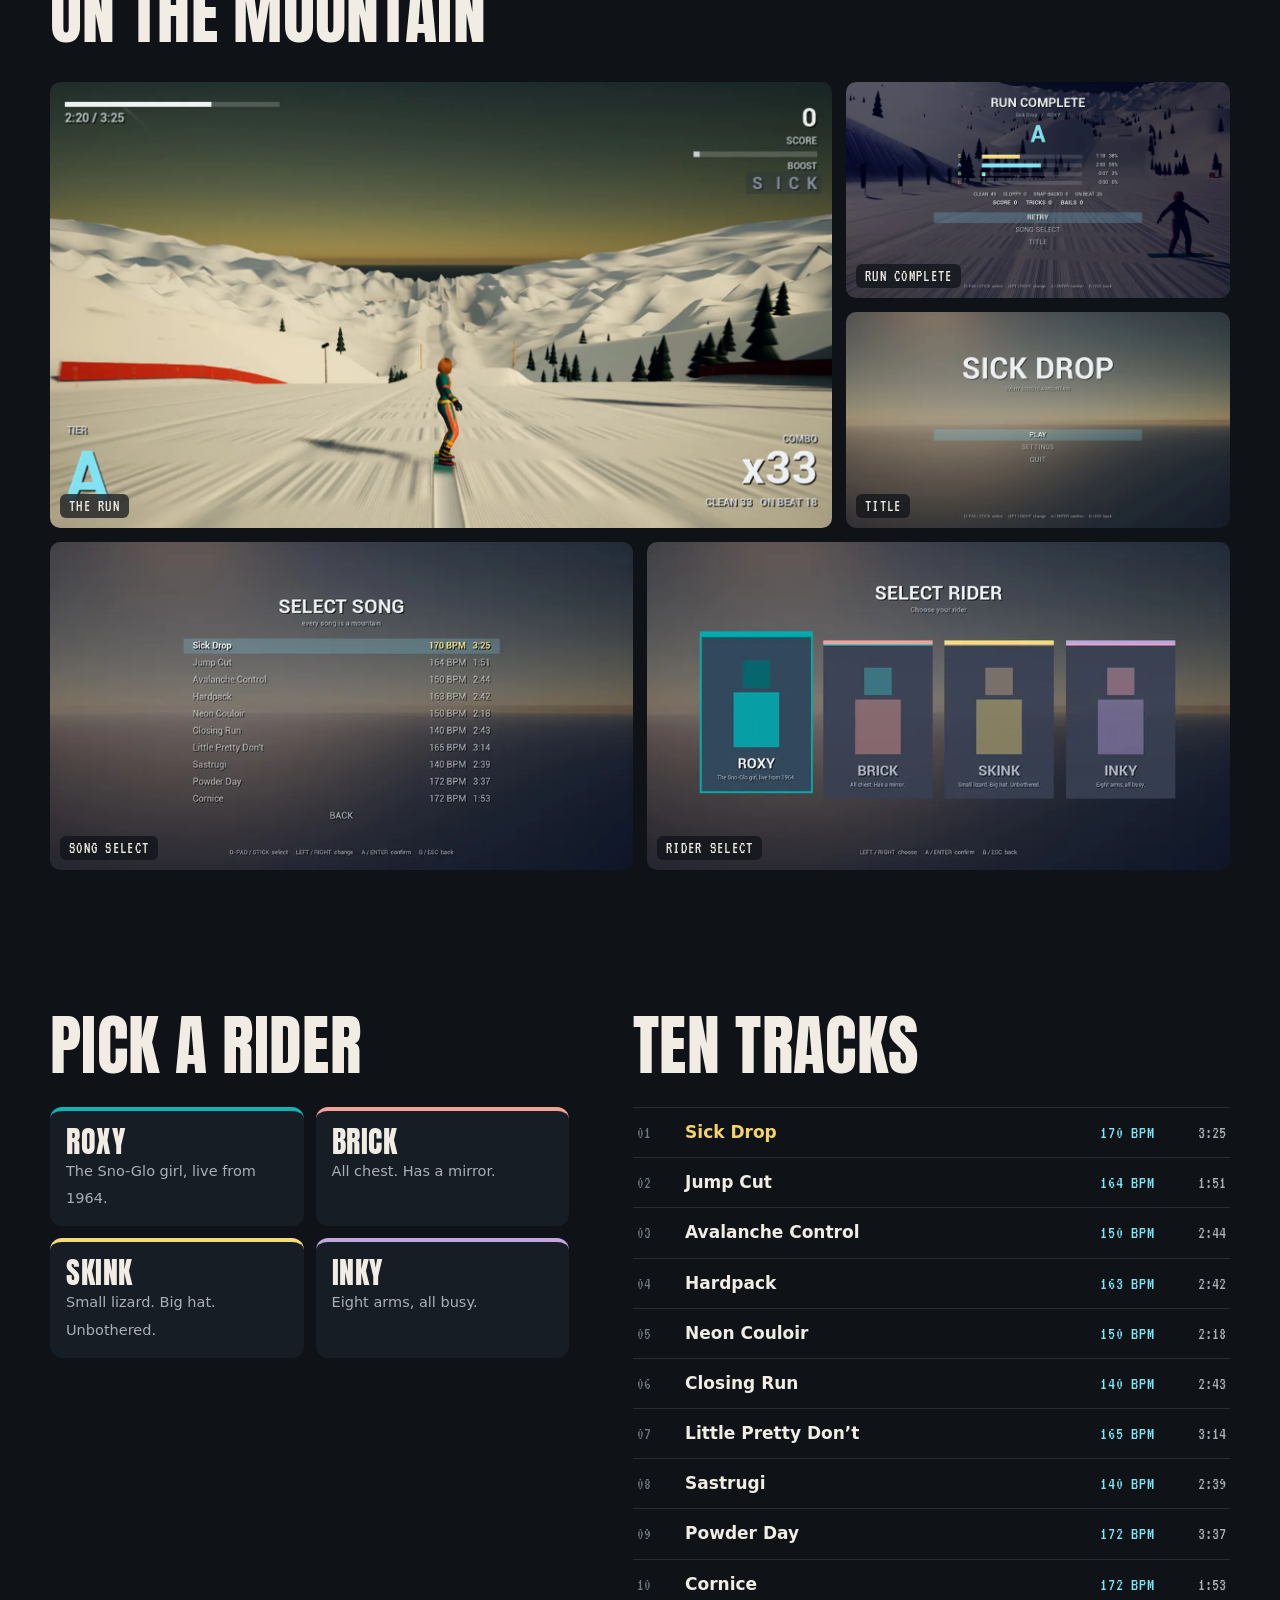
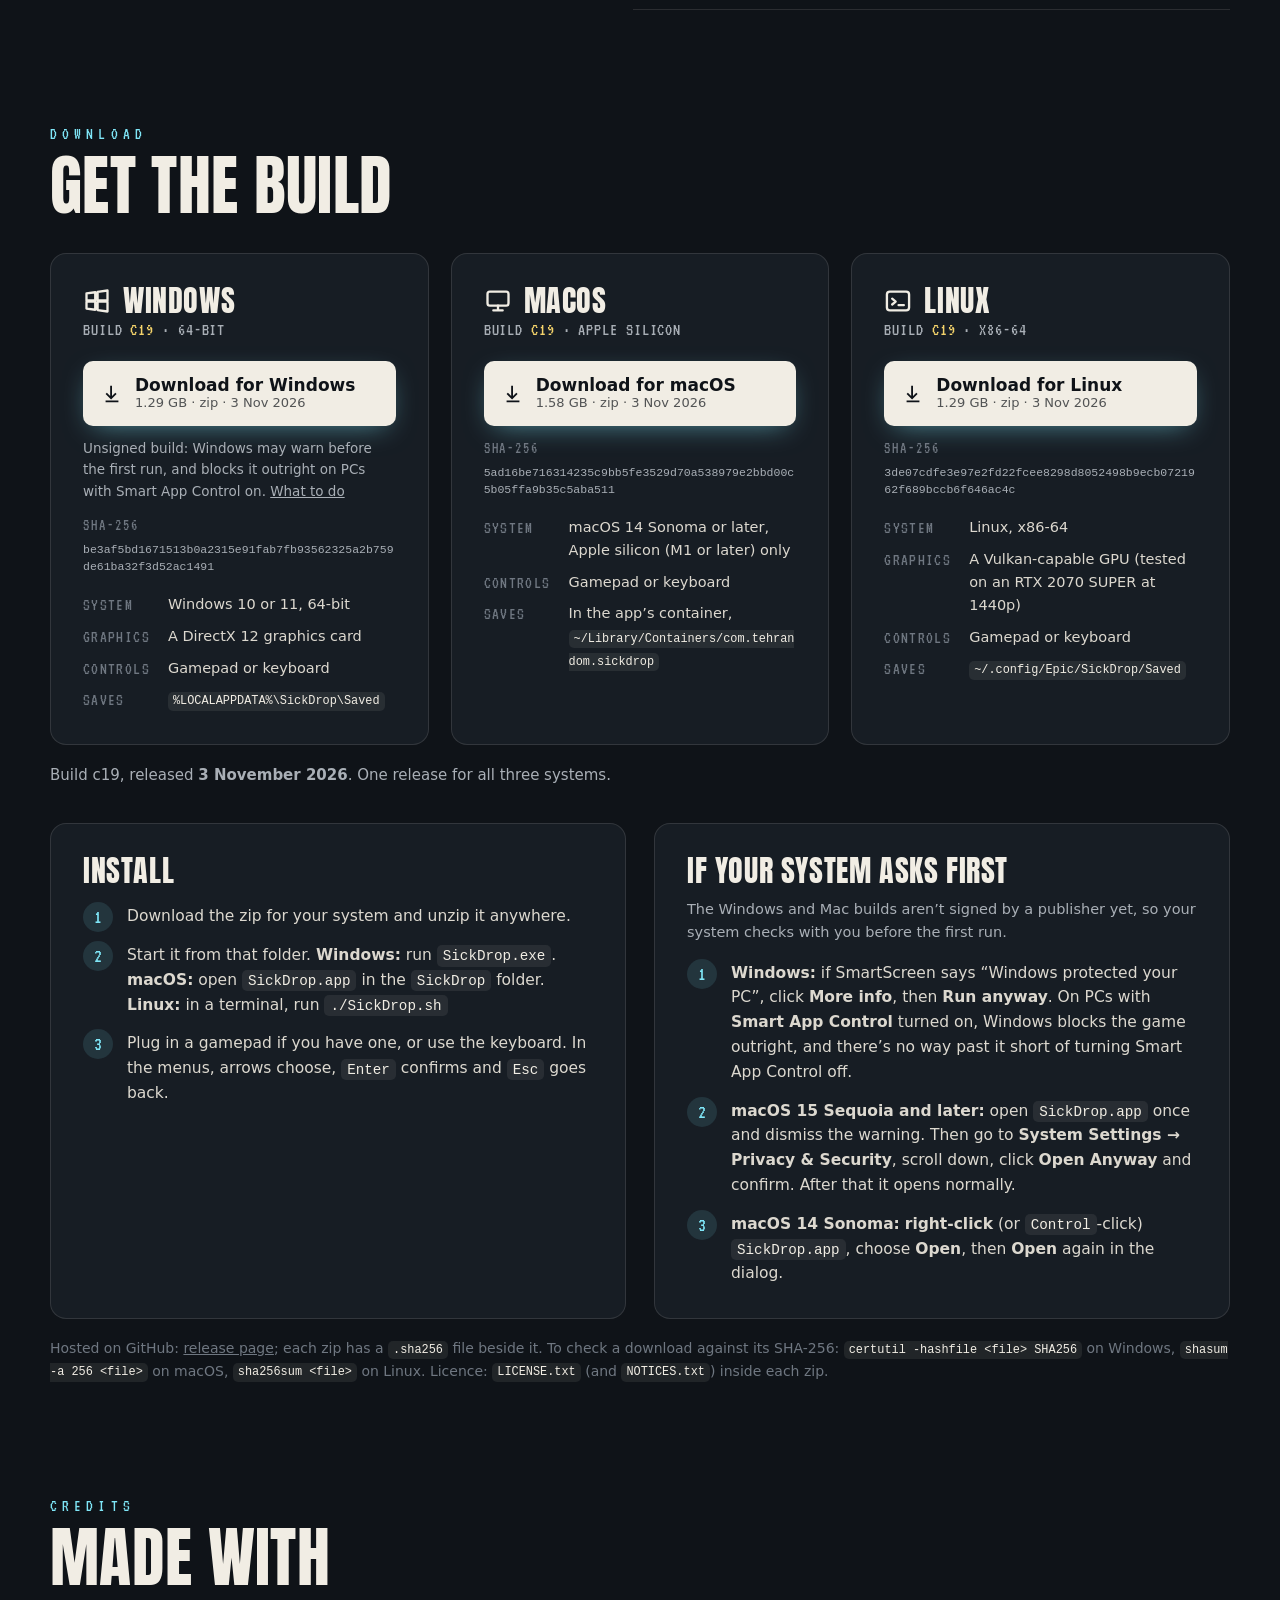
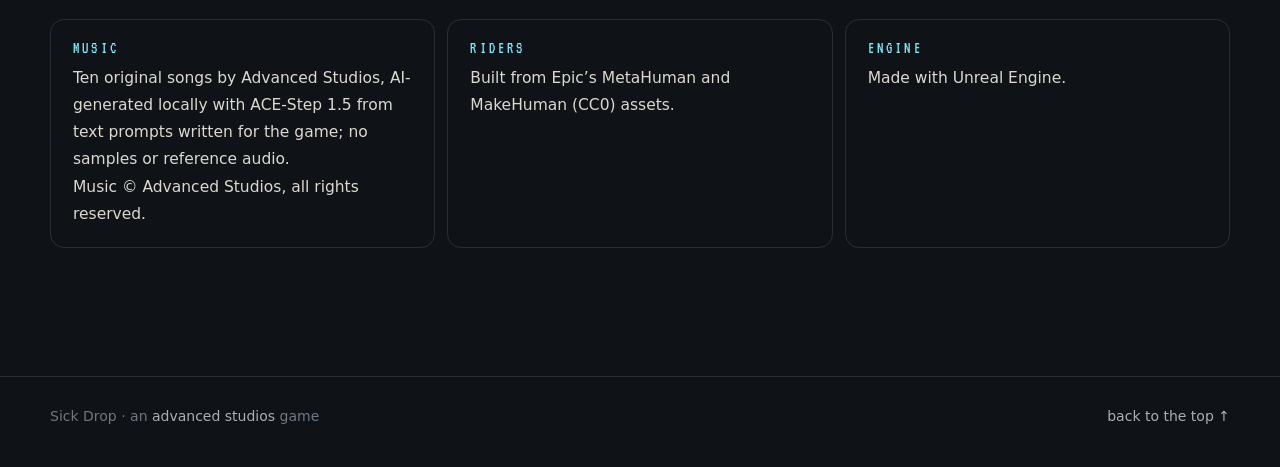
<file: sick-drop/index.html>
<!doctype html>
<html lang="en">
<head>
<meta charset="utf-8">
<meta name="viewport" content="width=device-width, initial-scale=1">
<title>Sick Drop · advanced studios</title>
<meta name="description" content="Sick Drop is a snowboarding rhythm game. The mountain is built to the beat. Free download for Windows, macOS and Linux.">
<meta property="og:title" content="Sick Drop">
<meta property="og:description" content="A snowboarding rhythm game. Land on the drop, carve in time, climb from C to S tier.">
<meta property="og:image" content="https://advancedstudios.net/sick-drop/img/og.jpg">
<meta name="theme-color" content="#12161c">
<link rel="icon" href="data:,">
<link rel="preload" href="../fonts/anton-latin-400-normal.woff2" as="font" type="font/woff2" crossorigin>
<style>
  @font-face { font-family: Anton; src: url(../fonts/anton-latin-400-normal.woff2) format("woff2"); font-display: swap; }
  @font-face { font-family: VT323; src: url(../fonts/vt323-latin-400-normal.woff2) format("woff2"); font-display: swap; }

  :root {
    --ink: #0f1318; --ink2: #171d24; --line: rgba(241,237,228,.12);
    --snow: #f1ede4; --dim: #a9afb6; --faint: #6f7781;
    --dusk: #d8b06a; --sky: #2b3a33;
    --S: #f4d36b; --A: #7fe6f7; --B: #8ff0c0; --C: #f39a7a;
    --beat: .3529s; /* 170 BPM, the title song */
    color-scheme: dark;
  }
  * { box-sizing: border-box; }
  html { scroll-behavior: smooth; }
  body { margin: 0; background: var(--ink); color: var(--snow); font: 400 17px/1.6 system-ui, -apple-system, "Segoe UI", Roboto, sans-serif; -webkit-font-smoothing: antialiased; overflow-x: hidden; }
  a { color: inherit; }
  img { display: block; max-width: 100%; height: auto; }
  .wrap { width: min(1180px, 100% - 32px); margin-inline: auto; }
  .sr { position: absolute; width: 1px; height: 1px; overflow: hidden; clip: rect(0 0 0 0); white-space: nowrap; }
  :focus-visible { outline: 3px solid var(--A); outline-offset: 3px; border-radius: 4px; }

  /* ---------- top bar ---------- */
  .top { position: absolute; z-index: 5; inset: 0 0 auto; padding: 18px 0; }
  .top .wrap { display: flex; justify-content: space-between; align-items: center; gap: 16px; }
  .home { text-decoration: none; font: 400 15px/1 Anton, Impact, sans-serif; letter-spacing: .08em; text-transform: uppercase; color: var(--snow); opacity: .85; display: inline-flex; gap: 8px; align-items: center; }
  .home:hover { opacity: 1; }
  .home::before { content: "\2190"; font-family: system-ui, sans-serif; }
  .top nav { display: flex; gap: 20px; font-size: 14px; }
  .top nav a { text-decoration: none; color: var(--dim); }
  .top nav a:hover { color: var(--snow); }

  /* ---------- hero ---------- */
  .hero { position: relative; min-height: min(100svh, 980px); display: grid; align-items: stretch; isolation: isolate; overflow: hidden; }
  .hero picture, .hero picture img { position: absolute; inset: 0; width: 100%; height: 100%; object-fit: cover; object-position: 50% 40%; z-index: -2; }
  .hero::before { content: ""; position: absolute; inset: 0; z-index: -1;
    background:
      linear-gradient(180deg, rgba(15,19,24,.6) 0, rgba(15,19,24,.15) 30%, rgba(15,19,24,0) 48%, rgba(15,19,24,.55) 78%, var(--ink) 100%),
      linear-gradient(90deg, rgba(15,19,24,.7) 0, rgba(15,19,24,.35) 38%, transparent 60%),
      radial-gradient(120% 70% at 50% 0, rgba(216,176,106,.18), transparent 60%); }
  .hero-in { padding: clamp(84px, 11vh, 120px) 0 56px; display: flex; flex-direction: column; justify-content: space-between; gap: 40px; }
  .hero-low { max-width: 560px; }
  .tag { font: 400 clamp(15px, 1.6vw, 19px)/1 VT323, monospace; letter-spacing: .32em; text-transform: uppercase; color: var(--dusk); margin: 0 0 clamp(14px, 2vw, 26px); text-shadow: 0 1px 0 rgba(0,0,0,.5); }
  h1 { margin: 0; font: 400 clamp(72px, 12.5vw, 196px)/.82 Anton, Impact, sans-serif; letter-spacing: -.01em; text-transform: uppercase;
    color: var(--snow); text-shadow: 0 .04em 0 rgba(0,0,0,.35), 0 .02em .12em rgba(0,0,0,.25); }
  h1 .d { display: inline-block; position: relative; }
  h1 .d::after { /* the drop: a little landing mark under the D, on the beat */
    content: ""; position: absolute; left: 6%; right: 6%; bottom: -.06em; height: .05em; border-radius: 99px; background: var(--S);
    box-shadow: 0 0 .3em var(--S); transform-origin: 50% 50%; animation: land calc(var(--beat) * 4) cubic-bezier(.2,.7,.2,1) infinite; }
  @keyframes land { 0%, 70% { transform: scaleX(.15); opacity: .0; } 74% { transform: scaleX(1.12); opacity: 1; } 100% { transform: scaleX(1); opacity: .35; } }

  .beat { display: flex; align-items: end; gap: clamp(3px, .5vw, 6px); height: 30px; margin: 22px 0 0; max-width: 100%; overflow: hidden; }
  /* the equalizer: every bar kicks on the beat and decays; the first beat of each bar of four (the drop) kicks hardest */
  .beat i { flex: 0 0 auto; width: clamp(4px, .55vw, 7px); height: 100%; border-radius: 2px; background: var(--snow); opacity: .26; transform-origin: 50% 100%; transform: scaleY(calc(var(--h, .3) * .3)); will-change: transform;
    animation: bar calc(var(--beat) * 4) linear infinite; animation-delay: calc(var(--i) * .006s); }
  .beat i:nth-child(4n+1) { background: var(--A); opacity: .75; }
  @keyframes bar {
    0% { transform: scaleY(var(--h)); animation-timing-function: cubic-bezier(.2,.7,.3,1); }
    20% { transform: scaleY(calc(var(--h) * .28)); }
    25% { transform: scaleY(calc(var(--h) * .72)); animation-timing-function: cubic-bezier(.2,.7,.3,1); }
    45% { transform: scaleY(calc(var(--h) * .25)); }
    50% { transform: scaleY(calc(var(--h) * .8)); animation-timing-function: cubic-bezier(.2,.7,.3,1); }
    70% { transform: scaleY(calc(var(--h) * .28)); }
    75% { transform: scaleY(calc(var(--h) * .66)); animation-timing-function: cubic-bezier(.2,.7,.3,1); }
    95%, 100% { transform: scaleY(calc(var(--h) * .25)); } }

  /* hero layers: the photo, the snow and the title move at different speeds (set by script) */
  .hero picture { transform: translate3d(0, var(--py, 0px), 0) scale(1.08); transform-origin: 50% 40%; will-change: transform; }
  .hero canvas.snow { position: absolute; inset: 0; width: 100%; height: 100%; z-index: -1; pointer-events: none; }
  .hero-top { transform: translate3d(var(--tx, 0px), var(--ty, 0px), 0); opacity: var(--to, 1); will-change: transform; }

  /* scroll-in reveals (only when motion is allowed and the script is running) */
  html.anim .rv { opacity: 0; transform: translate3d(0, 26px, 0); transition: opacity .8s ease, transform .9s cubic-bezier(.2,.7,.2,1); transition-delay: var(--d, 0s); }
  html.anim .rv.in { opacity: 1; transform: none; }

  .pitch { margin: 0; font-size: clamp(18px, 1.9vw, 22px); line-height: 1.5; color: #e7e3da; text-shadow: 0 1px 2px rgba(0,0,0,.4); }
  .pitch b { color: var(--snow); font-weight: 600; }
  .pitch .eleven { color: var(--S); font-weight: 700; }

  .cta { display: flex; flex-wrap: wrap; gap: 14px 18px; align-items: center; margin-top: 32px; }
  .btn { --c: var(--snow); display: inline-flex; align-items: center; gap: 12px; padding: 15px 22px 15px 18px; border-radius: 10px; text-decoration: none; font-weight: 650; font-size: 17px; line-height: 1.15; background: var(--c); color: var(--ink); border: 0; cursor: pointer; transition: transform .15s, box-shadow .15s; box-shadow: 0 8px 28px -10px rgba(127,230,247,.6); }
  .btn:hover { transform: translateY(-2px); box-shadow: 0 12px 34px -10px rgba(127,230,247,.8); }
  .btn svg { width: 22px; height: 22px; flex: none; }
  .btn small { display: block; font-weight: 500; font-size: 13px; opacity: .7; }
  .btn.soon { background: rgba(241,237,228,.08); color: var(--snow); box-shadow: inset 0 0 0 1px rgba(241,237,228,.28); cursor: default; }
  .btn.soon:hover { transform: none; }
  .btn.soon small { opacity: .75; }
  .ghostlink { color: var(--dim); font-size: 15px; text-decoration: none; border-bottom: 1px solid var(--line); }
  .ghostlink:hover { color: var(--snow); border-color: var(--snow); }
  .facts { display: flex; flex-wrap: wrap; gap: 6px 22px; margin: 22px 0 0; padding: 0; list-style: none; font: 400 18px/1.2 VT323, monospace; letter-spacing: .06em; color: var(--dim); text-transform: uppercase; }
  .facts li::before { content: "\25B8\00a0"; color: var(--A); }

  /* ---------- sections ---------- */
  section { padding: clamp(64px, 9vw, 120px) 0 0; }
  .eyebrow { font: 400 17px/1 VT323, monospace; letter-spacing: .3em; text-transform: uppercase; color: var(--A); margin: 0 0 12px; }
  h2 { margin: 0 0 18px; font: 400 clamp(38px, 5.4vw, 66px)/.95 Anton, Impact, sans-serif; text-transform: uppercase; letter-spacing: .005em; }
  .lede { max-width: 620px; color: var(--dim); margin: 0; }

  /* tiers */
  .tiers { display: grid; grid-template-columns: repeat(4, 1fr); gap: clamp(8px, 1.4vw, 16px); margin-top: 36px; align-items: end; }
  .tier { --c: var(--C); position: relative; border-radius: 12px; padding: 18px 18px 16px; background: linear-gradient(180deg, color-mix(in srgb, var(--c) 14%, transparent), color-mix(in srgb, var(--c) 4%, transparent)); border: 1px solid color-mix(in srgb, var(--c) 32%, transparent); min-height: calc(110px + var(--n) * 38px); display: flex; flex-direction: column; justify-content: space-between; }
  .tier b { font: 400 clamp(54px, 7vw, 92px)/.9 Anton, Impact, sans-serif; color: var(--c); text-shadow: 0 0 .35em color-mix(in srgb, var(--c) 45%, transparent); }
  .tier span { font-size: 14px; color: var(--dim); line-height: 1.35; }
  .tier.B { --c: var(--B); } .tier.A { --c: var(--A); } .tier.S { --c: var(--S); }
  .tier.S { box-shadow: 0 0 60px -18px var(--S); }
  .tier.S b { animation: pump calc(var(--beat) * 2) ease-out infinite; transform-origin: 0 100%; display: inline-block; }
  /* the tiers light up one after another when they scroll in: C, B, A, then S turns up to 11 */
  html.anim .tier { filter: saturate(.15) brightness(.55); transform: translate3d(0, 14px, 0); box-shadow: none; transition: filter .45s ease, transform .6s cubic-bezier(.2,.7,.2,1), box-shadow .8s ease; transition-delay: calc(var(--n) * .42s); }
  html.anim .tiers.in .tier { filter: none; transform: none; }
  html.anim .tiers.in .tier.S { box-shadow: 0 0 60px -18px var(--S); }
  html.anim .tiers.in .tier b { animation: lit .7s cubic-bezier(.2,.7,.2,1) both; animation-delay: calc(var(--n) * .42s); }
  html.anim .tiers.in .tier.S b { animation: lit .7s cubic-bezier(.2,.7,.2,1) calc(3 * .42s) both, pump calc(var(--beat) * 2) ease-out calc(3 * .42s + .7s) infinite; }
  @keyframes lit { 0% { transform: scale(.8); text-shadow: none; } 45% { transform: scale(1.14); text-shadow: 0 0 .6em var(--c); } 100% { transform: scale(1); } }
  .tier b { display: inline-block; transform-origin: 0 100%; }
  .tier .knob { opacity: 0; transition: opacity .4s ease calc(3 * .42s + .4s); }
  .tiers.in .tier .knob, html:not(.anim) .tier .knob { opacity: 1; }
  @keyframes pump { 0% { transform: scale(1.06); } 40%, 100% { transform: scale(1); } }
  .tier .knob { position: absolute; right: 14px; top: 14px; font: 400 15px/1 VT323, monospace; color: var(--c); letter-spacing: .1em; }

  /* gallery */
  .shots { display: grid; grid-template-columns: repeat(6, 1fr); gap: clamp(8px, 1.2vw, 14px); margin-top: 36px; }
  .shot { grid-column: span 2; position: relative; padding: 0; border: 0; background: var(--ink2); border-radius: 10px; overflow: hidden; cursor: zoom-in; aspect-ratio: 16/9; color: inherit; }
  .shot.big { grid-column: span 4; grid-row: span 2; aspect-ratio: auto; }
  .shot.wide { grid-column: span 3; }
  .shot img { width: 100%; height: 100%; object-fit: cover; transition: transform .5s cubic-bezier(.2,.7,.2,1), filter .3s; }
  .shot:hover img { transform: scale(1.035); }
  .shot { transition: box-shadow .3s ease; }
  .shot:hover { box-shadow: 0 0 0 1px rgba(127,230,247,.5), 0 18px 50px -20px rgba(127,230,247,.55); }
  .shot figcaption { position: absolute; left: 10px; bottom: 10px; padding: 4px 9px; border-radius: 6px; background: rgba(15,19,24,.72); font: 400 16px/1 VT323, monospace; letter-spacing: .08em; text-transform: uppercase; color: var(--snow); backdrop-filter: blur(4px); }

  /* riders + songs */
  .two { display: grid; grid-template-columns: 1fr 1.15fr; gap: clamp(28px, 5vw, 72px); }
  .riders { display: grid; grid-template-columns: 1fr 1fr; gap: 12px; margin: 30px 0 0; padding: 0; list-style: none; }
  .rider { --c: #0aa; border-radius: 12px; padding: 16px 16px 15px; background: var(--ink2); border-top: 4px solid var(--c); transition: transform .3s cubic-bezier(.2,.7,.2,1), box-shadow .3s; }
  .rider:hover { transform: translate3d(0, -4px, 0); box-shadow: 0 16px 36px -18px var(--c); }
  .rider b { display: block; font: 400 30px/1 Anton, Impact, sans-serif; letter-spacing: .02em; text-transform: uppercase; }
  .rider span { font-size: 14.5px; color: var(--dim); }
  .songs { margin: 30px 0 0; padding: 0; list-style: none; counter-reset: s; border-top: 1px solid var(--line); }
  .songs li { counter-increment: s; display: grid; grid-template-columns: 34px 1fr auto auto; gap: 14px; align-items: baseline; padding: 11px 4px; border-bottom: 1px solid var(--line); }
  .songs li::before { content: counter(s, decimal-leading-zero); font: 400 17px/1 VT323, monospace; color: var(--faint); }
  .songs .t { font-weight: 600; }
  .songs .bpm { font: 400 18px/1 VT323, monospace; color: var(--A); letter-spacing: .04em; }
  .songs .len { font: 400 18px/1 VT323, monospace; color: var(--dim); min-width: 3.2em; text-align: right; }
  .songs li:first-child .t { color: var(--S); }
  .songs li { position: relative; transition: background-color .25s ease; }
  .songs li::after { content: ""; position: absolute; left: 0; top: 0; bottom: 0; width: 3px; border-radius: 2px; background: var(--A); box-shadow: 0 0 12px var(--A); transform: scaleY(0); transition: transform .25s cubic-bezier(.2,.7,.2,1); }
  .songs .t { display: inline-block; transition: transform .25s cubic-bezier(.2,.7,.2,1), text-shadow .25s; }
  .songs .bpm { transition: text-shadow .25s, color .25s; }
  .songs li:hover { background: linear-gradient(90deg, rgba(127,230,247,.13), rgba(127,230,247,0) 75%); }
  .songs li:hover::after { transform: scaleY(1); }
  .songs li:hover .t { transform: translate3d(6px, 0, 0); text-shadow: 0 0 18px rgba(127,230,247,.5); }
  .songs li:hover .bpm { color: #c6f6ff; text-shadow: 0 0 10px var(--A); }

  /* download */
  .dl { display: grid; grid-template-columns: 1fr 1fr; gap: clamp(16px, 2.4vw, 28px); margin-top: 36px; }
  .card { border-radius: 16px; background: var(--ink2); border: 1px solid var(--line); padding: clamp(20px, 3vw, 32px); }
  .card h3 { margin: 0 0 4px; font: 400 30px/1 Anton, Impact, sans-serif; text-transform: uppercase; letter-spacing: .02em; display: flex; align-items: center; gap: 12px; }
  .card h3 svg { width: 28px; height: 28px; }
  .card .ver { margin: 0 0 20px; font: 400 18px/1.2 VT323, monospace; color: var(--dim); letter-spacing: .05em; text-transform: uppercase; }
  .card .ver b { color: var(--S); font-weight: 400; }
  .req { margin: 22px 0 0; display: grid; grid-template-columns: auto 1fr; gap: 8px 18px; font-size: 15px; }
  .req dt { color: var(--faint); font: 400 17px/1.4 VT323, monospace; letter-spacing: .08em; text-transform: uppercase; }
  .req dd { margin: 0; color: #dcd8cf; }
  .req code { font-size: .82em; overflow-wrap: anywhere; }
  .other { display: grid; gap: 12px; align-content: start; }
  .other .card:not(.install) { padding: 20px 22px; display: flex; justify-content: space-between; align-items: center; gap: 12px; }
  .other .card h3 { font-size: 22px; }
  .install h3 { margin-bottom: 18px; }
  .pill { font: 400 16px/1 VT323, monospace; letter-spacing: .1em; text-transform: uppercase; color: var(--faint); border: 1px solid var(--line); border-radius: 99px; padding: 6px 11px 5px; white-space: nowrap; }
  ol.steps { margin: 0; padding: 0; list-style: none; counter-reset: st; display: grid; gap: 14px; }
  ol.steps li { counter-increment: st; position: relative; padding-left: 44px; color: #dcd8cf; font-size: 15.5px; }
  ol.steps li::before { content: counter(st); position: absolute; left: 0; top: -2px; width: 30px; height: 30px; border-radius: 50%; display: grid; place-items: center; background: rgba(127,230,247,.12); color: var(--A); font: 400 20px/1 VT323, monospace; }
  code { font: 500 .92em/1 ui-monospace, "SF Mono", Menlo, Consolas, monospace; background: rgba(241,237,228,.08); padding: .18em .42em; border-radius: 5px; color: var(--snow); }
  .plats { display: grid; grid-template-columns: repeat(3, 1fr); gap: clamp(14px, 2vw, 22px); margin-top: 36px; }
  .plat { display: flex; flex-direction: column; }
  .plat .btn { width: 100%; }
  .plat .req { margin-top: 18px; font-size: 14.5px; }
  .warn { margin: 12px 0 0; font-size: 13.5px; color: var(--dim); }
  .when { margin: 18px 0 0; color: var(--dim); font-size: 15px; }
  .why { margin: -6px 0 16px; color: var(--dim); font-size: 14.5px; }
  .note { margin: 18px 0 0; font-size: 14px; color: var(--faint); }
  .note code { font-size: .85em; }
  .sum { margin: 14px 0 0; display: flex; gap: 8px; align-items: baseline; flex-wrap: wrap; font-size: 13px; color: var(--faint); }
  .sum span { font: 400 16px/1 VT323, monospace; letter-spacing: .12em; }
  .sum code { font-size: 11.5px; color: var(--dim); word-break: break-all; line-height: 1.5; background: none; padding: 0; }

  /* credits */
  .credits { display: grid; grid-template-columns: repeat(3, 1fr); gap: 12px; margin: 30px 0 0; padding: 0; list-style: none; }
  .credits li { padding: 20px 22px; border-radius: 14px; border: 1px solid var(--line); }
  .credits b { display: block; font: 400 16px/1 VT323, monospace; letter-spacing: .2em; text-transform: uppercase; color: var(--A); margin-bottom: 8px; }
  .credits span { color: #dcd8cf; font-size: 15.5px; }

  footer { margin-top: clamp(80px, 10vw, 140px); padding: 28px 0 40px; border-top: 1px solid var(--line); color: var(--faint); font-size: 14px; }
  footer .wrap { display: flex; flex-wrap: wrap; justify-content: space-between; gap: 10px 24px; }
  footer a { color: var(--dim); text-decoration: none; }
  footer a:hover { color: var(--snow); }

  /* lightbox */
  dialog.lb { padding: 0; border: 0; background: transparent; max-width: 100vw; max-height: 100vh; width: 100vw; height: 100vh; color: var(--snow); }
  dialog.lb::backdrop { background: rgba(8,10,13,.92); backdrop-filter: blur(6px); }
  .lb-in { position: relative; height: 100%; display: grid; place-items: center; padding: 56px 16px; }
  .lb-in img { max-width: min(1600px, 100%); max-height: 100%; width: auto; border-radius: 8px; box-shadow: 0 30px 80px -20px #000; }
  .lb button { position: absolute; border: 0; background: rgba(241,237,228,.1); color: var(--snow); width: 48px; height: 48px; border-radius: 50%; font-size: 22px; cursor: pointer; display: grid; place-items: center; }
  .lb button:hover { background: rgba(241,237,228,.2); }
  .lb .x { right: 16px; top: 16px; }
  .lb .p { left: 16px; top: 50%; transform: translateY(-50%); }
  .lb .n { right: 16px; top: 50%; transform: translateY(-50%); }
  .lb .cap { position: absolute; left: 0; right: 0; bottom: 16px; text-align: center; font: 400 18px/1 VT323, monospace; letter-spacing: .1em; text-transform: uppercase; color: var(--dim); }

  @media (max-width: 860px) {
    .top nav { display: none; }
    .tiers { grid-template-columns: repeat(2, 1fr); }
    .tier { min-height: 120px; }
    .shots { grid-template-columns: repeat(2, 1fr); }
    .shot, .shot.wide { grid-column: span 1; }
    .shot.big { grid-column: 1 / -1; grid-row: auto; aspect-ratio: 16/9; }
    .two, .dl, .plats { grid-template-columns: 1fr; }
    .credits { grid-template-columns: 1fr; }
  }
  @media (max-width: 480px) {
    .riders { grid-template-columns: 1fr; }
    .songs li { grid-template-columns: 28px 1fr auto; }
    .songs .len { display: none; }
    .btn { width: 100%; }
  }
  @media (prefers-reduced-motion: reduce) {
    *, *::before, *::after { animation: none !important; transition: none !important; }
    .hero picture { transform: none; }
    html { scroll-behavior: auto; }
  }
</style>
</head>
<body>

<header class="top">
  <div class="wrap">
    <a class="home" href="../">advanced studios</a>
    <nav aria-label="On this page">
      <a href="#play">How it plays</a>
      <a href="#shots">Screenshots</a>
      <a href="#download">Download</a>
      <a href="#credits">Credits</a>
    </nav>
  </div>
</header>

<main>
  <div class="hero">
    <picture>
      <source media="(max-width: 900px)" srcset="img/hero-800.webp">
      <img src="img/hero-1380.webp" alt="" width="1380" height="790" fetchpriority="high">
    </picture>
    <canvas class="snow" aria-hidden="true"></canvas>
    <div class="wrap hero-in">
      <div class="hero-top">
      <p class="tag">every song is a mountain</p>
      <h1>Sick <span class="d">D</span>rop</h1>
      <div class="beat" aria-hidden="true"></div>
      </div>
      <div class="hero-low">
      <p class="pitch"><b>Sick Drop is a snowboarding rhythm game.</b> The mountain is built to the beat: land on the drop, carve in time, and climb from C to S tier, where the song turns <span class="eleven">up to 11</span>.</p>
      <div class="cta">
        <!-- DOWNLOAD (hero): c19, all three platforms -->
        <a class="btn" href="#download">
          <svg viewBox="0 0 24 24" aria-hidden="true"><path fill="currentColor" d="M12 3v11.2l3.6-3.6 1.4 1.4-6 6-6-6 1.4-1.4 3.6 3.6V3h2zM5 19h14v2H5z"/></svg>
          <span>Download Sick Drop<small>Windows &middot; macOS &middot; Linux &middot; 3 Nov 2026</small></span>
        </a>
        <a class="ghostlink" href="#download">Platforms &amp; install notes</a>
      </div>
      <ul class="facts" aria-label="At a glance">
        <li>ten original songs</li><li>four riders</li><li>one mountain</li><li>gamepad or keyboard</li>
      </ul>
      </div>
    </div>
  </div>

  <section id="play">
    <div class="wrap">
      <p class="eyebrow rv">How it plays</p>
      <h2 class="rv" style="--d:.08s">Ride the song</h2>
      <p class="lede rv" style="--d:.16s">Ten original songs, four riders, one mountain. Every song is its own run. Ride clean, land on the beat, stack the combo and climb the tiers.</p>
      <div class="tiers rv" role="list" style="--d:.1s">
        <div class="tier C" role="listitem" style="--n:0"><b>C</b><span>Dropping in.</span></div>
        <div class="tier B" role="listitem" style="--n:1"><b>B</b><span>Finding the beat.</span></div>
        <div class="tier A" role="listitem" style="--n:2"><b>A</b><span>Clean and on the beat.</span></div>
        <div class="tier S" role="listitem" style="--n:3"><span class="knob" aria-hidden="true">VOL 11</span><b>S</b><span>The song turns up to 11.</span></div>
      </div>
    </div>
  </section>

  <section id="shots">
    <div class="wrap">
      <p class="eyebrow rv">Screenshots</p>
      <h2 class="rv" style="--d:.08s">On the mountain</h2>
      <div class="shots">
        <button style="--d:0.00s" class="rv shot big" type="button" data-full="img/ride-1600.webp" data-cap="On the run: tier A, combo x33">
          <img src="img/ride-1600.webp" alt="A rider in a teal and orange suit carves down a groomed run toward a snowy valley at dusk; the HUD shows tier A and a x33 combo" width="1600" height="900" loading="lazy">
          <figcaption>The run</figcaption>
        </button>
        <button style="--d:0.08s" class="rv shot" type="button" data-full="img/results-1600.webp" data-cap="Run complete: time spent in each tier">
          <img src="img/results-800.webp" alt="The run complete screen at night: grade A, with bars showing time spent in S, A, B and C tiers" width="800" height="450" loading="lazy">
          <figcaption>Run complete</figcaption>
        </button>
        <button style="--d:0.16s" class="rv shot" type="button" data-full="img/title-1600.webp" data-cap="Title screen">
          <img src="img/title-800.webp" alt="The Sick Drop title screen over a hazy dusk horizon: Play, Settings, Quit" width="800" height="450" loading="lazy">
          <figcaption>Title</figcaption>
        </button>
        <button style="--d:0.24s" class="rv shot wide" type="button" data-full="img/songs-1600.webp" data-cap="Song select: ten tracks, 140 to 172 BPM">
          <img src="img/songs-800.webp" alt="The song select list: ten tracks with their tempo and length" width="800" height="450" loading="lazy">
          <figcaption>Song select</figcaption>
        </button>
        <button style="--d:0.32s" class="rv shot wide" type="button" data-full="img/riders-1600.webp" data-cap="Rider select">
          <img src="img/riders-800.webp" alt="The rider select screen with four cards: Roxy, Brick, Skink and Inky" width="800" height="450" loading="lazy">
          <figcaption>Rider select</figcaption>
        </button>
      </div>
    </div>
  </section>

  <section>
    <div class="wrap two">
      <div>
        <p class="eyebrow rv">The riders</p>
        <h2 class="rv" style="--d:.08s">Pick a rider</h2>
        <ul class="riders">
          <li class="rider rv" style="--c:#0fb3b6; --d:0.00s"><b>Roxy</b><span>The Sno-Glo girl, live from 1964.</span></li>
          <li class="rider rv" style="--c:#f2a197; --d:0.07s"><b>Brick</b><span>All chest. Has a mirror.</span></li>
          <li class="rider rv" style="--c:#f3dc78; --d:0.14s"><b>Skink</b><span>Small lizard. Big hat. Unbothered.</span></li>
          <li class="rider rv" style="--c:#c3a6e0; --d:0.21s"><b>Inky</b><span>Eight arms, all busy.</span></li>
        </ul>
      </div>
      <div>
        <p class="eyebrow rv">The songs</p>
        <h2 class="rv" style="--d:.08s">Ten tracks</h2>
        <ol class="songs rv" style="--d:.12s">
          <li><span class="t">Sick Drop</span><span class="bpm">170 BPM</span><span class="len">3:25</span></li>
          <li><span class="t">Jump Cut</span><span class="bpm">164 BPM</span><span class="len">1:51</span></li>
          <li><span class="t">Avalanche Control</span><span class="bpm">150 BPM</span><span class="len">2:44</span></li>
          <li><span class="t">Hardpack</span><span class="bpm">163 BPM</span><span class="len">2:42</span></li>
          <li><span class="t">Neon Couloir</span><span class="bpm">150 BPM</span><span class="len">2:18</span></li>
          <li><span class="t">Closing Run</span><span class="bpm">140 BPM</span><span class="len">2:43</span></li>
          <li><span class="t">Little Pretty Don&rsquo;t</span><span class="bpm">165 BPM</span><span class="len">3:14</span></li>
          <li><span class="t">Sastrugi</span><span class="bpm">140 BPM</span><span class="len">2:39</span></li>
          <li><span class="t">Powder Day</span><span class="bpm">172 BPM</span><span class="len">3:37</span></li>
          <li><span class="t">Cornice</span><span class="bpm">172 BPM</span><span class="len">1:53</span></li>
        </ol>
      </div>
    </div>
  </section>

  <section id="download">
    <div class="wrap">
      <p class="eyebrow rv">Download</p>
      <h2 class="rv" style="--d:.08s">Get the build</h2>
      <div class="plats rv" style="--d:.1s">
        <div class="card plat">
          <h3><svg viewBox="0 0 24 24" aria-hidden="true" fill="none" stroke="currentColor" stroke-width="2" stroke-linejoin="round"><path d="M3 5.5l7.5-1v7H3zM12.5 4.2L21 3v8.5h-8.5zM3 12.5h7.5v7L3 18.5zM12.5 12.5H21V21l-8.5-1.2z"/></svg>Windows</h3>
          <p class="ver">Build <b>c19</b> &middot; 64-bit</p>
          <a class="btn" href="https://github.com/tehrandom2/advancedstudios-downloads/releases/download/sick-drop-c19-2026-11-03/SickDrop-Win64.zip">
            <svg viewBox="0 0 24 24" aria-hidden="true"><path fill="currentColor" d="M12 3v11.2l3.6-3.6 1.4 1.4-6 6-6-6 1.4-1.4 3.6 3.6V3h2zM5 19h14v2H5z"/></svg>
            <span>Download for Windows<small>1.29 GB &middot; zip &middot; 3 Nov 2026</small></span>
          </a>
          <p class="warn">Unsigned build: Windows may warn before the first run, and blocks it outright on PCs with Smart App Control on. <a href="#asks">What to do</a></p>
          <p class="sum"><span>SHA-256</span> <code>be3af5bd1671513b0a2315e91fab7fb93562325a2b759de61ba32f3d52ac1491</code></p>
          <dl class="req">
            <dt>System</dt><dd>Windows 10 or 11, 64-bit</dd>
            <dt>Graphics</dt><dd>A DirectX 12 graphics card</dd>
            <dt>Controls</dt><dd>Gamepad or keyboard</dd>
            <dt>Saves</dt><dd><code>%LOCALAPPDATA%\SickDrop\Saved</code></dd>
          </dl>
        </div>
        <div class="card plat">
          <h3><svg viewBox="0 0 24 24" aria-hidden="true" fill="none" stroke="currentColor" stroke-width="2" stroke-linecap="round" stroke-linejoin="round"><rect x="3" y="4" width="18" height="12" rx="2"/><path d="M8 20h8M12 16v4"/></svg>macOS</h3>
          <p class="ver">Build <b>c19</b> &middot; Apple silicon</p>
          <a class="btn" href="https://github.com/tehrandom2/advancedstudios-downloads/releases/download/sick-drop-c19-2026-11-03/SickDrop-Mac.zip">
            <svg viewBox="0 0 24 24" aria-hidden="true"><path fill="currentColor" d="M12 3v11.2l3.6-3.6 1.4 1.4-6 6-6-6 1.4-1.4 3.6 3.6V3h2zM5 19h14v2H5z"/></svg>
            <span>Download for macOS<small>1.58 GB &middot; zip &middot; 3 Nov 2026</small></span>
          </a>
          <p class="sum"><span>SHA-256</span> <code>5ad16be716314235c9bb5fe3529d70a538979e2bbd00c5b05ffa9b35c5aba511</code></p>
          <dl class="req">
            <dt>System</dt><dd>macOS 14 Sonoma or later, Apple silicon (M1 or later) only</dd>
            <dt>Controls</dt><dd>Gamepad or keyboard</dd>
            <dt>Saves</dt><dd>In the app&rsquo;s container, <code>~/Library/Containers/com.tehrandom.sickdrop</code></dd>
          </dl>
        </div>
        <div class="card plat">
          <h3><svg viewBox="0 0 24 24" aria-hidden="true" fill="none" stroke="currentColor" stroke-width="2" stroke-linecap="round" stroke-linejoin="round"><rect x="2.5" y="4" width="19" height="16" rx="2.5"/><path d="M7 10l3 2.5L7 15M12.5 15.5h4.5"/></svg>Linux</h3>
          <p class="ver">Build <b>c19</b> &middot; x86-64</p>
          <a class="btn" href="https://github.com/tehrandom2/advancedstudios-downloads/releases/download/sick-drop-c19-2026-11-03/SickDrop-Linux.zip">
            <svg viewBox="0 0 24 24" aria-hidden="true"><path fill="currentColor" d="M12 3v11.2l3.6-3.6 1.4 1.4-6 6-6-6 1.4-1.4 3.6 3.6V3h2zM5 19h14v2H5z"/></svg>
            <span>Download for Linux<small>1.29 GB &middot; zip &middot; 3 Nov 2026</small></span>
          </a>
          <p class="sum"><span>SHA-256</span> <code>3de07cdfe3e97e2fd22fcee8298d8052498b9ecb0721962f689bccb6f646ac4c</code></p>
          <dl class="req">
            <dt>System</dt><dd>Linux, x86-64</dd>
            <dt>Graphics</dt><dd>A Vulkan-capable GPU (tested on an RTX 2070 SUPER at 1440p)</dd>
            <dt>Controls</dt><dd>Gamepad or keyboard</dd>
            <dt>Saves</dt><dd><code>~/.config/Epic/SickDrop/Saved</code></dd>
          </dl>
        </div>
      </div>
      <p class="when rv">Build c19, released <b>3 November 2026</b>. One release for all three systems.</p>
      <div class="dl rv" style="--d:.1s">
        <div class="card install"><h3>Install</h3>
          <ol class="steps">
            <li>Download the zip for your system and unzip it anywhere.</li>
            <li>Start it from that folder. <b>Windows:</b> run <code>SickDrop.exe</code>. <b>macOS:</b> open <code>SickDrop.app</code> in the <code>SickDrop</code> folder. <b>Linux:</b> in a terminal, run <code>./SickDrop.sh</code></li>
            <li>Plug in a gamepad if you have one, or use the keyboard. In the menus, arrows choose, <code>Enter</code> confirms and <code>Esc</code> goes back.</li>
          </ol>
        </div>
        <div class="card install" id="asks"><h3>If your system asks first</h3>
          <p class="why">The Windows and Mac builds aren&rsquo;t signed by a publisher yet, so your system checks with you before the first run.</p>
          <ol class="steps">
            <li><b>Windows:</b> if SmartScreen says &ldquo;Windows protected your PC&rdquo;, click <b>More info</b>, then <b>Run anyway</b>. On PCs with <b>Smart App Control</b> turned on, Windows blocks the game outright, and there&rsquo;s no way past it short of turning Smart App Control off.</li>
            <li><b>macOS 15 Sequoia and later:</b> open <code>SickDrop.app</code> once and dismiss the warning. Then go to <b>System Settings &rarr; Privacy &amp; Security</b>, scroll down, click <b>Open Anyway</b> and confirm. After that it opens normally.</li>
            <li><b>macOS 14 Sonoma:</b> <b>right-click</b> (or <code>Control</code>-click) <code>SickDrop.app</code>, choose <b>Open</b>, then <b>Open</b> again in the dialog.</li>
          </ol>
        </div>
      </div>
      <p class="note">Hosted on GitHub: <a href="https://github.com/tehrandom2/advancedstudios-downloads/releases/tag/sick-drop-c19-2026-11-03">release page</a>; each zip has a <code>.sha256</code> file beside it. To check a download against its SHA-256: <code>certutil -hashfile &lt;file&gt; SHA256</code> on Windows, <code>shasum -a 256 &lt;file&gt;</code> on macOS, <code>sha256sum &lt;file&gt;</code> on Linux. Licence: <code>LICENSE.txt</code> (and <code>NOTICES.txt</code>) inside each zip.</p>
    </div>
  </section>

  <section id="credits">
    <div class="wrap">
      <p class="eyebrow rv">Credits</p>
      <h2 class="rv" style="--d:.08s">Made with</h2>
      <ul class="credits rv" style="--d:.1s">
        <li><b>Music</b><span>Ten original songs by Advanced Studios, AI-generated locally with ACE-Step 1.5 from text prompts written for the game; no samples or reference audio.<br>Music &copy; Advanced Studios, all rights reserved.</span></li>
        <li><b>Riders</b><span>Built from Epic&rsquo;s MetaHuman and MakeHuman (CC0) assets.</span></li>
        <li><b>Engine</b><span>Made with Unreal Engine.</span></li>
      </ul>
    </div>
  </section>
</main>

<footer>
  <div class="wrap">
    <span>Sick Drop &middot; an <a href="../">advanced studios</a> game</span>
    <a href="#top" onclick="scrollTo(0,0);return false">back to the top &uarr;</a>
  </div>
</footer>

<dialog class="lb" aria-label="Screenshot">
  <div class="lb-in">
    <img alt="">
    <button class="p" type="button" aria-label="Previous screenshot">&larr;</button>
    <button class="n" type="button" aria-label="Next screenshot">&rarr;</button>
    <button class="x" type="button" aria-label="Close">&times;</button>
    <p class="cap"></p>
  </div>
</dialog>

<script>
(() => {
  // the beat bars under the title: fixed heights, so the waveform reads like a song section
  const beat = document.querySelector('.beat');
  const n = Math.min(64, Math.round(innerWidth / 18));
  for (let i = 0; i < n; i++) {
    const b = document.createElement('i');
    const h = .25 + .75 * Math.abs(Math.sin(i * .61) * Math.cos(i * .23));
    b.style.setProperty('--h', h.toFixed(2)); b.style.setProperty('--i', i);
    beat.appendChild(b);
  }

  const reduce = matchMedia('(prefers-reduced-motion: reduce)').matches;
  const fine = matchMedia('(hover: hover) and (pointer: fine)').matches;
  const small = innerWidth < 700;

  if (!reduce && 'IntersectionObserver' in window) {
    document.documentElement.classList.add('anim');

    // scroll-in reveals
    const rv = new IntersectionObserver((es) => es.forEach((e) => {
      if (e.isIntersecting) { e.target.classList.add('in'); rv.unobserve(e.target); }
    }), { rootMargin: '0px 0px -12% 0px' });
    document.querySelectorAll('.rv').forEach((el) => rv.observe(el));

    // hero: snow on a canvas, parallax on the layers; all of it stops while the hero is off screen
    const hero = document.querySelector('.hero'), cv = hero.querySelector('canvas.snow'), ctx = cv.getContext('2d');
    const pic = hero.querySelector('picture'), top = hero.querySelector('.hero-top');
    let W = 0, H = 0, dpr = 1, flakes = [], on = true, raf = 0, last = 0, mx = 0, my = 0, tx = 0, ty = 0;
    const N = small ? 70 : 160;
    const size = () => {
      dpr = Math.min(devicePixelRatio || 1, 2);
      W = hero.clientWidth; H = hero.clientHeight;
      cv.width = W * dpr | 0; cv.height = H * dpr | 0;
      ctx.setTransform(dpr, 0, 0, dpr, 0, 0);
    };
    const flake = (y) => {
      const z = Math.random();                       // depth: 0 far, 1 near
      return { x: Math.random() * W, y: y ?? Math.random() * H, z, r: .6 + z * z * 2.6, v: 18 + z * 70, s: Math.random() * 6.28, w: .4 + Math.random() * 1.2, a: .25 + z * .6 };
    };
    size(); for (let i = 0; i < N; i++) flakes.push(flake());
    addEventListener('resize', () => { size(); }, { passive: true });

    const frame = (t) => {
      raf = 0;
      const dt = Math.min(.05, (t - (last || t)) / 1000); last = t;
      // parallax: the photo drifts slower than the page, the title a little faster and fades out
      const sy = Math.min(scrollY, H);
      tx += (mx - tx) * .06; ty += (my - ty) * .06;
      pic.style.setProperty('--py', (sy * .32 + ty * -8).toFixed(1) + 'px');
      pic.style.translate = (tx * -10).toFixed(1) + 'px 0';
      top.style.setProperty('--ty', (sy * -.12 + ty * 4).toFixed(1) + 'px');
      top.style.setProperty('--tx', (tx * 6).toFixed(1) + 'px');
      top.style.setProperty('--to', Math.max(0, 1 - sy / (H * .7)).toFixed(3));
      // snow
      ctx.clearRect(0, 0, W, H);
      ctx.fillStyle = '#fff';
      const wind = 14 + tx * 30;
      for (const f of flakes) {
        f.s += dt * f.w;
        f.y += f.v * dt;
        f.x += (Math.sin(f.s) * 12 + wind * (.4 + f.z)) * dt;
        if (f.y > H + 6) Object.assign(f, flake(-6));
        if (f.x > W + 6) f.x = -6; else if (f.x < -6) f.x = W + 6;
        ctx.globalAlpha = f.a;
        ctx.beginPath(); ctx.arc(f.x, f.y - sy * f.z * .25, f.r, 0, 6.283); ctx.fill();
      }
      ctx.globalAlpha = 1;
      if (on) raf = requestAnimationFrame(frame);
    };
    const go = () => { if (!raf && on) { last = 0; raf = requestAnimationFrame(frame); } };
    new IntersectionObserver(([e]) => { on = e.isIntersecting && !document.hidden; go(); }).observe(hero);
    document.addEventListener('visibilitychange', () => { on = !document.hidden; go(); });
    if (fine) hero.addEventListener('pointermove', (e) => { mx = e.clientX / innerWidth - .5; my = e.clientY / innerHeight - .5; }, { passive: true });
    go();
  }

  // lightbox
  const shots = [...document.querySelectorAll('.shot')];
  const lb = document.querySelector('dialog.lb');
  if (!lb || typeof lb.showModal !== 'function') {
    shots.forEach(s => s.addEventListener('click', () => open(s.dataset.full, '_blank')));
    return;
  }
  const img = lb.querySelector('img'), cap = lb.querySelector('.cap');
  let k = 0;
  const show = (i) => {
    k = (i + shots.length) % shots.length;
    const s = shots[k];
    img.src = s.dataset.full; img.alt = s.querySelector('img').alt; cap.textContent = s.dataset.cap || '';
  };
  shots.forEach((s, i) => s.addEventListener('click', () => { show(i); lb.showModal(); }));
  lb.querySelector('.p').addEventListener('click', () => show(k - 1));
  lb.querySelector('.n').addEventListener('click', () => show(k + 1));
  lb.querySelector('.x').addEventListener('click', () => lb.close());
  lb.addEventListener('click', (e) => { if (e.target === lb || e.target.classList.contains('lb-in')) lb.close(); });
  lb.addEventListener('keydown', (e) => { if (e.key === 'ArrowLeft') show(k - 1); if (e.key === 'ArrowRight') show(k + 1); });
  lb.addEventListener('close', () => shots[k].focus());
})();
</script>
</body>
</html>
</file>
<file: callin/callin.css>
/* Call-in: the button's notice and the phone panel. Dark only, like the pages it sits on. */
.callin { --ci-ink: #0b0809; --ci-bone: #f3ead9; --ci-dim: #b5a89a; --ci-red: #ff4f3d; --ci-amber: #ffb347; }
.callin-note { margin: .5rem 0 0; font-size: .82rem; line-height: 1.35; color: #b5a89a; max-width: 34em; }
.callin-btn .ci-ico { width: 1.25em; height: 1.25em; flex: none; }

dialog.ci {
  --ink: #0b0809; --body: #1a1416; --edge: #3a2e31; --bone: #f3ead9; --dim: #c2b5a7; --red: #ff4f3d; --amber: #ffb347;
  --lcd: #1d2a1f; --lcdink: #c9f7b5; --lcddim: #8fbf80;
  padding: 0; border: 0; background: transparent; color: var(--bone); max-width: min(380px, calc(100vw - 32px));
  width: 100%; max-height: calc(100dvh - 24px); overflow: visible;
  font: 16px/1.4 system-ui, -apple-system, "Segoe UI", Roboto, sans-serif;
}
dialog.ci::backdrop { background: rgba(5, 3, 4, .78); }
.ci-phone {
  background: linear-gradient(180deg, #241c1f, var(--body)); border: 1px solid var(--edge); border-radius: 28px;
  padding: 14px 16px 16px; box-shadow: 0 24px 60px rgba(0, 0, 0, .6), inset 0 1px 0 rgba(255, 255, 255, .06);
  max-height: calc(100dvh - 24px); overflow-y: auto;
}
.ci-top { display: flex; align-items: center; justify-content: space-between; gap: 8px; margin-bottom: 10px; }
.ci-line { font-size: .78rem; letter-spacing: .04em; text-transform: uppercase; color: var(--dim); }
.ci-x {
  inline-size: 44px; block-size: 44px; border-radius: 50%; border: 1px solid var(--edge); background: #120d0f; color: var(--bone);
  font-size: 1.5rem; line-height: 1; cursor: pointer; flex: none;
}
.ci-screen {
  background: var(--lcd); color: var(--lcdink); border-radius: 14px; padding: 16px 16px 14px; min-height: 196px;
  border: 2px solid #0f1710; box-shadow: inset 0 2px 10px rgba(0, 0, 0, .55);
  font-family: "VT323", ui-monospace, Menlo, monospace;
}
.ci-kick { margin: 0; font-size: 1.05rem; letter-spacing: .12em; text-transform: uppercase; color: var(--lcddim); }
.ci-title { margin: 2px 0 6px; font: inherit; font-size: 1.75rem; line-height: 1.05; color: var(--lcdink); }
.ci-sub { margin: 8px 0 0; font: 15px/1.4 system-ui, -apple-system, "Segoe UI", Roboto, sans-serif; color: #b8deaa; }
.ci-time { margin: 2px 0; font-size: 3rem; line-height: 1; letter-spacing: .04em; }
.ci[data-state="recording"] .ci-kick::before { content: ""; display: inline-block; width: .6em; height: .6em; margin-right: .4em; border-radius: 50%; background: var(--red); vertical-align: .05em; animation: ci-blink 1s steps(2) infinite; }
.ci-meter { height: 10px; border-radius: 5px; background: #0f1710; overflow: hidden; margin: 6px 0 2px; }
.ci-meter i { display: block; height: 100%; background: linear-gradient(90deg, #7dff9b, #ffd36e 70%, var(--red)); transform-origin: left; transform: scaleX(0); }
.ci-wave { display: flex; gap: 5px; align-items: center; height: 34px; margin: 6px 0; }
.ci-wave i { width: 6px; height: 100%; background: var(--lcdink); border-radius: 3px; animation: ci-wave 1s ease-in-out infinite; }
.ci-wave i:nth-child(2) { animation-delay: -.8s; } .ci-wave i:nth-child(3) { animation-delay: -.6s; }
.ci-wave i:nth-child(4) { animation-delay: -.4s; } .ci-wave i:nth-child(5) { animation-delay: -.2s; }
.ci-ts { margin-top: 12px; min-height: 65px; font: 14px/1.4 system-ui, sans-serif; color: #b8deaa; }
.ci-ts-note { margin: 8px 0 0; }
.ci-ts-note:empty { display: none; }
.ci [hidden] { display: none !important; }
.ci-keys { display: grid; grid-template-columns: repeat(auto-fit, minmax(128px, 1fr)); gap: 10px; margin-top: 14px; }
.ci-keys .ci-k:nth-child(3) { grid-column: 1 / -1; }
.ci-keys .ci-k { white-space: nowrap; }
.ci-k {
  min-height: 48px; padding: 8px 12px; border-radius: 14px; border: 1px solid var(--edge); background: #120d0f; color: var(--bone);
  font: 600 16px/1.2 system-ui, -apple-system, "Segoe UI", Roboto, sans-serif; cursor: pointer;
}
.ci-k.go { background: #1f6b3a; border-color: #2f8f50; color: #fff; }
.ci-k.end { background: #8a1d12; border-color: #b8321f; color: #fff; }
.ci-k[disabled] { opacity: .45; cursor: not-allowed; }
.ci-k:focus-visible, .ci-x:focus-visible { outline: 3px solid var(--amber); outline-offset: 2px; }
.ci-note { margin: 12px 2px 0; font-size: .8rem; line-height: 1.35; color: var(--dim); }
@keyframes ci-blink { 50% { opacity: 0; } }
@keyframes ci-wave { 0%, 100% { transform: scaleY(.25); } 50% { transform: scaleY(1); } }
@media (prefers-reduced-motion: reduce) { .ci-wave i, .ci[data-state="recording"] .ci-kick::before { animation: none; } }

/* the trigger on each page */
.callin .callin-btn { font-family: inherit; background: transparent; cursor: pointer; }
.callin:not(.callin-mv) { margin-top: 10px; }
.callin.callin-mv { margin-top: 10px; }
.callin.callin-mv .callin-btn {
  display: inline-flex; align-items: center; gap: 8px; min-height: 44px; padding: 6px 14px 5px; border: 0; border-radius: 0;
  background: #f3ead9; color: #0b0809; font-size: 22px; line-height: 1; transform: rotate(-1deg);
  box-shadow: 4px 4px 0 var(--hot, #ff4f3d);
}
.callin.callin-mv .callin-btn:hover { background: #fff; }
.callin.callin-mv .callin-btn:focus-visible { outline: 3px solid #ffb347; outline-offset: 3px; }
.callin.callin-mv .callin-btn { font-family: "VT323", ui-monospace, monospace; text-transform: uppercase; letter-spacing: .04em; }
</file>
